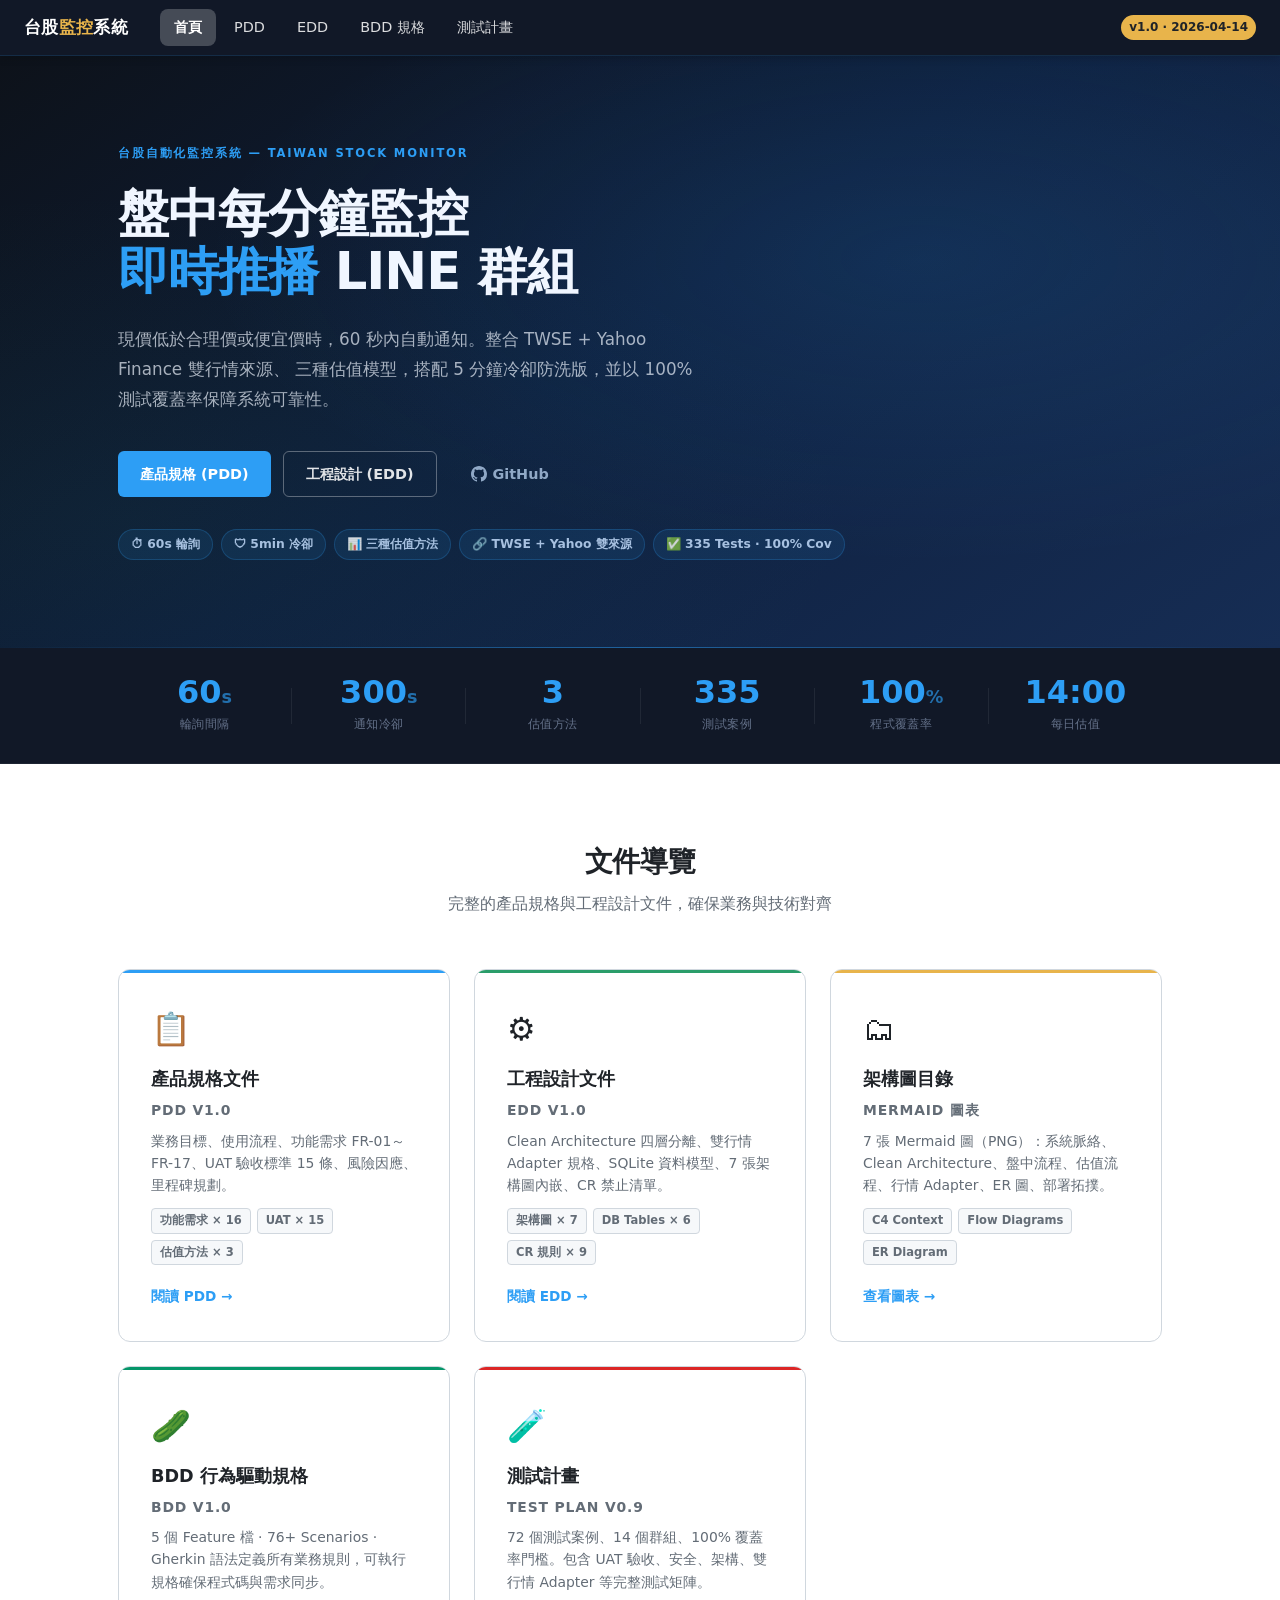
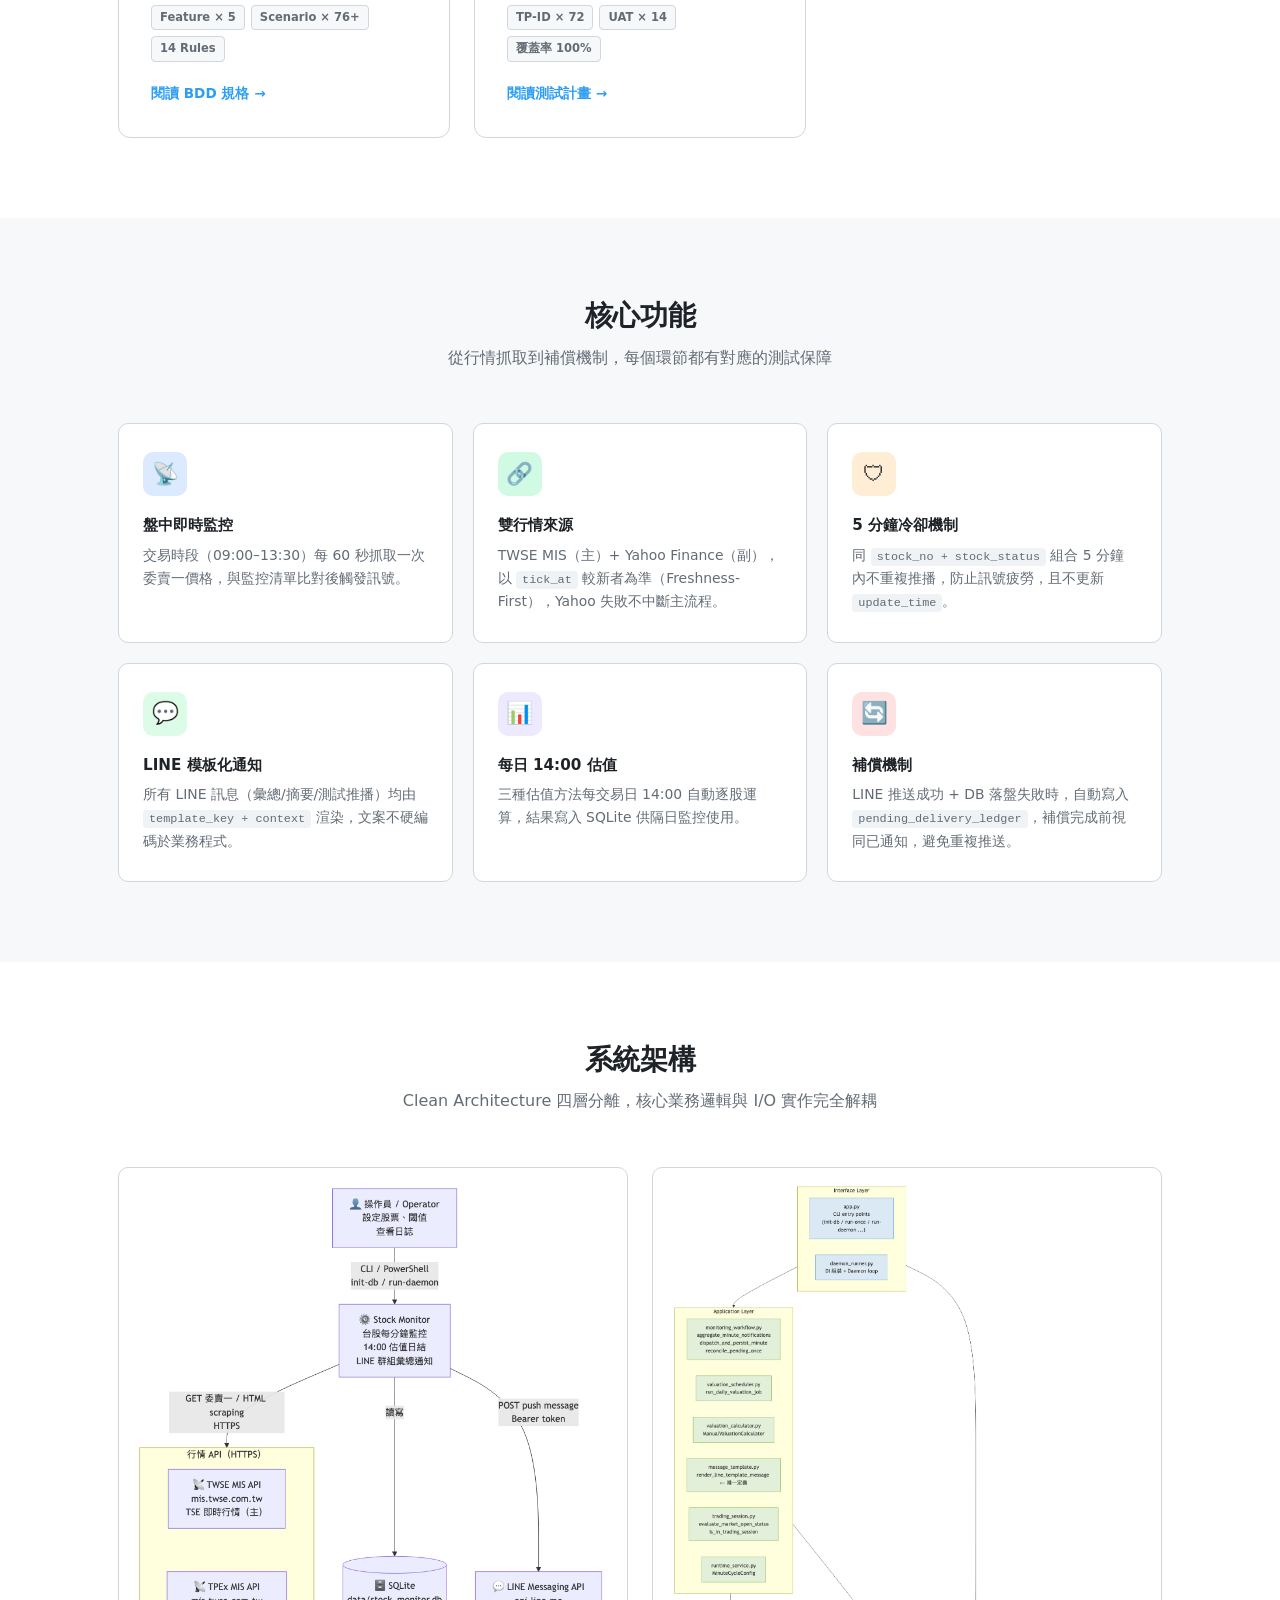
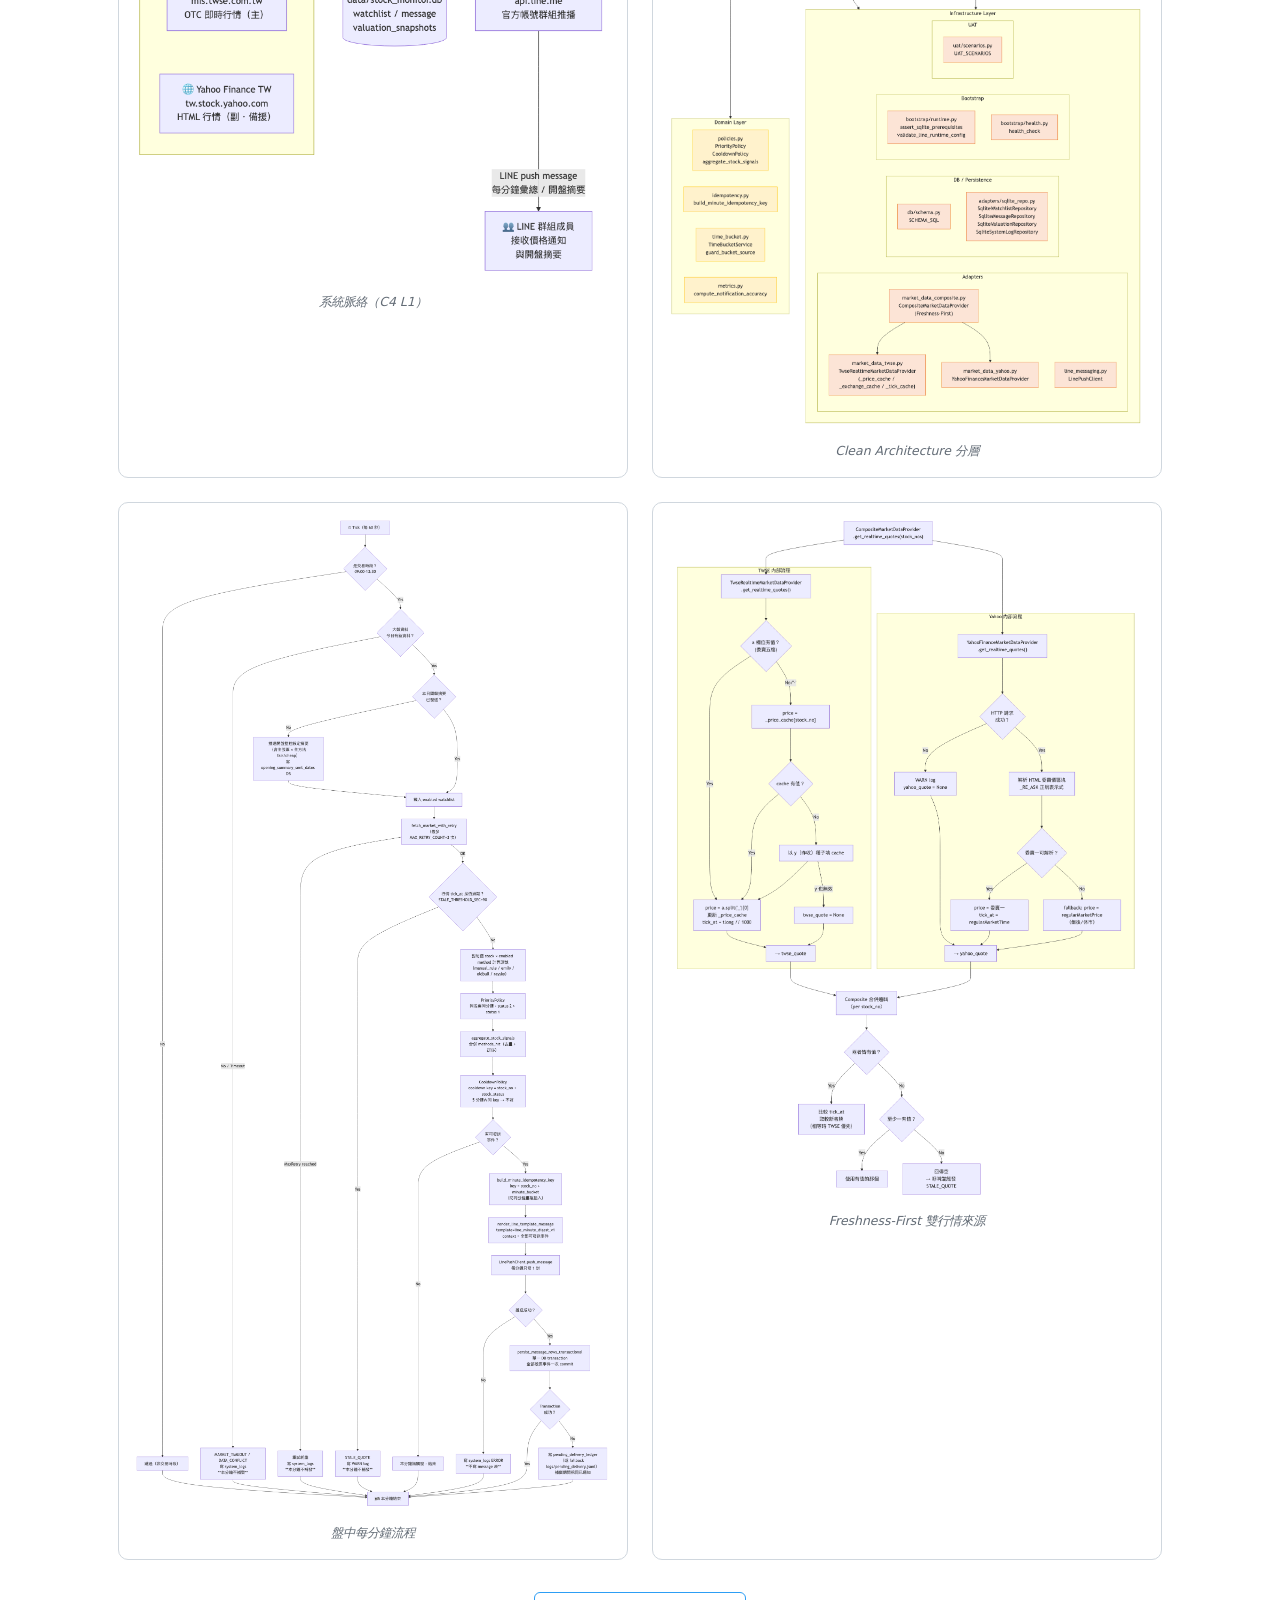
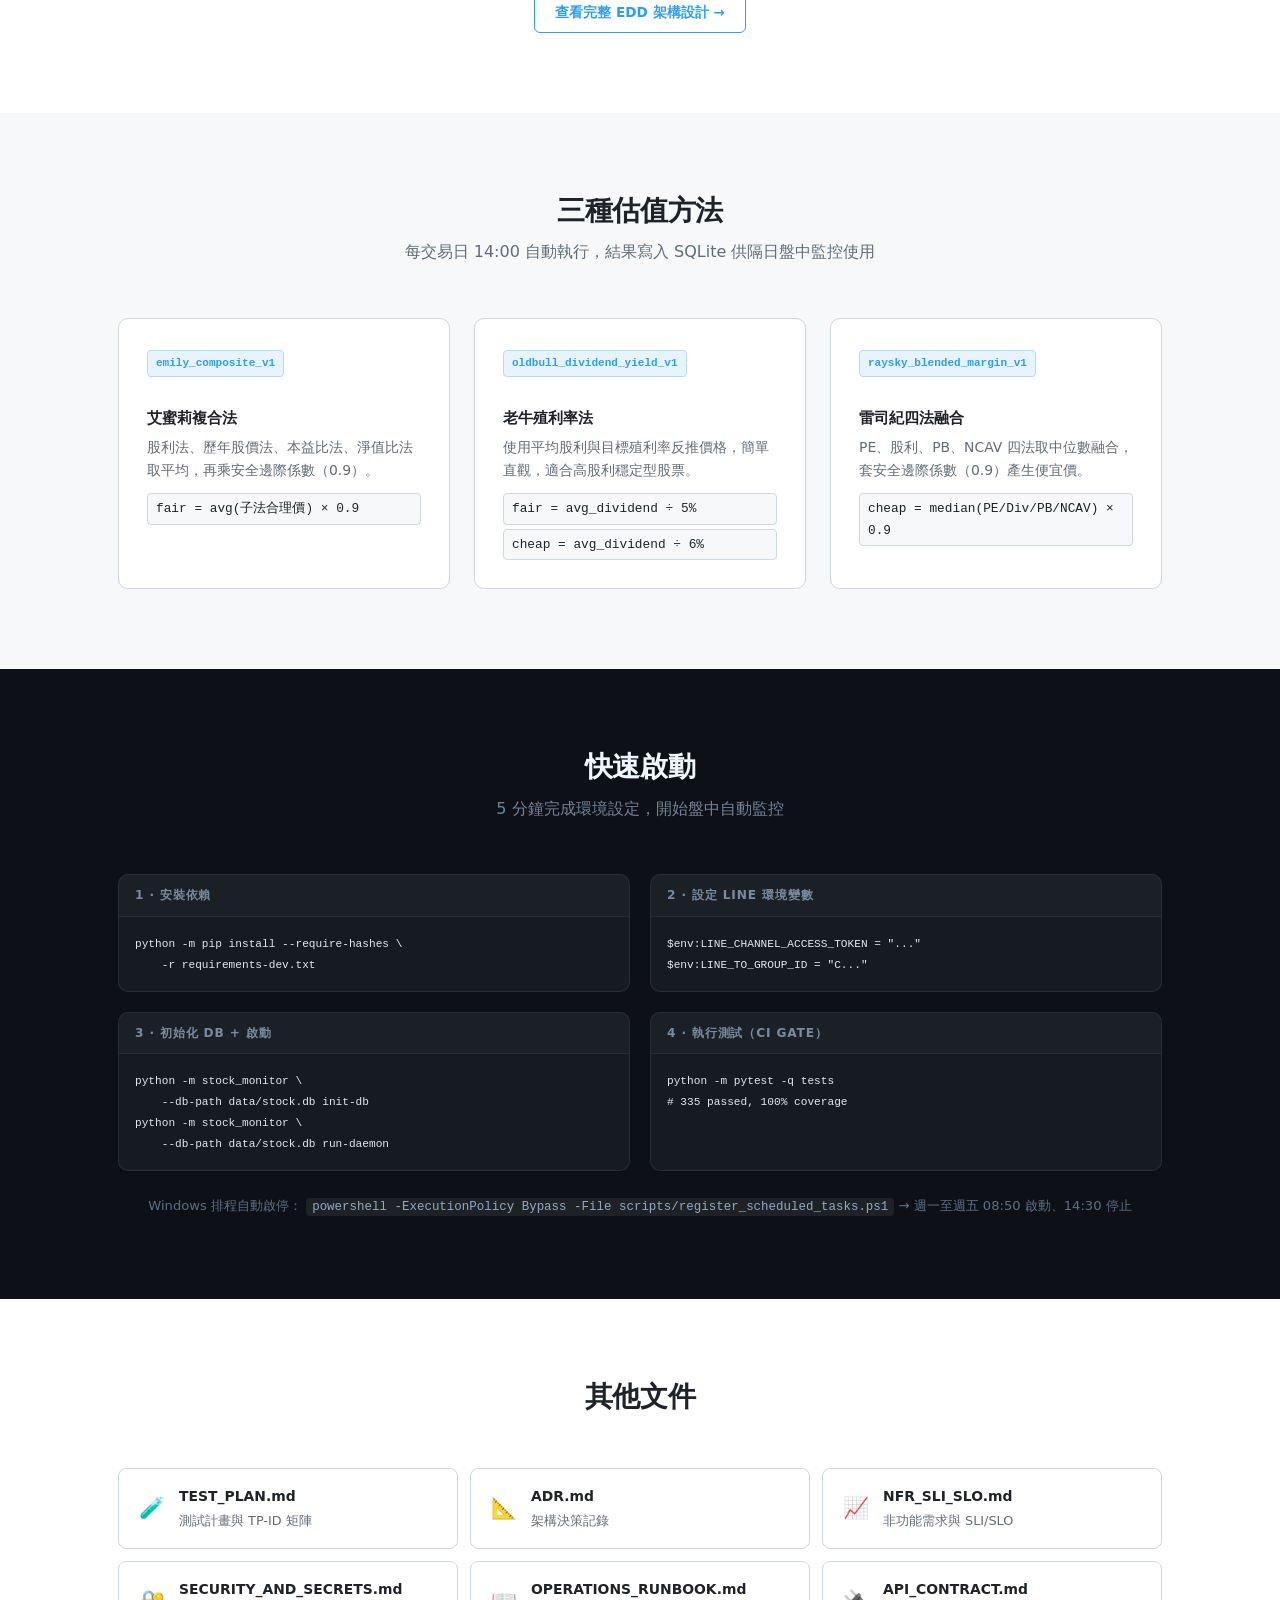
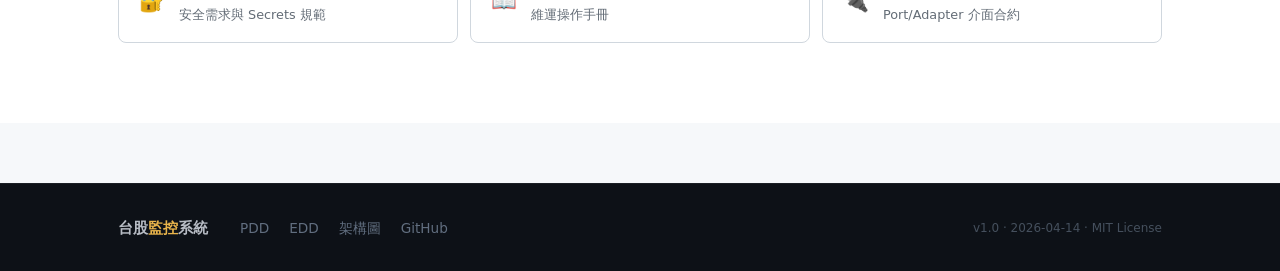
<file: docs/index.html>
<!DOCTYPE html>
<html lang="zh-TW">
<head>
  <meta charset="UTF-8">
  <meta name="viewport" content="width=device-width, initial-scale=1.0">
  <title>台股監控系統 — 自動化盤中監控 × LINE 群組通知</title>
  <link rel="stylesheet" href="site.css">
</head>
<body class="lp-body">

<!-- ── Top Nav ── -->
<header class="top-nav">
  <div class="brand">台股<span>監控</span>系統</div>
  <nav>
    <a href="index.html" class="active">首頁</a>
    <a href="pdd.html">PDD</a>
    <a href="edd.html">EDD</a>
    <a href="bdd.html">BDD 規格</a>
    <a href="testplan.html">測試計畫</a>
  </nav>
  <div class="spacer"></div>
  <span class="badge">v1.0 · 2026-04-14</span>
</header>

<!-- ── Hero ── -->
<section class="lp-hero">
  <div class="lp-hero-bg-glow"></div>
  <div class="lp-container lp-hero-inner">
    <div class="lp-hero-eyebrow">台股自動化監控系統 — Taiwan Stock Monitor</div>
    <h1 class="lp-hero-title">
      盤中每分鐘監控<br>
      <span class="lp-accent">即時推播</span> LINE 群組
    </h1>
    <p class="lp-hero-sub">
      現價低於合理價或便宜價時，60 秒內自動通知。整合 TWSE + Yahoo Finance 雙行情來源、
      三種估值模型，搭配 5 分鐘冷卻防洗版，並以 100% 測試覆蓋率保障系統可靠性。
    </p>
    <div class="lp-hero-actions">
      <a href="pdd.html" class="lp-btn lp-btn-primary">產品規格 (PDD)</a>
      <a href="edd.html" class="lp-btn lp-btn-outline">工程設計 (EDD)</a>
      <a href="https://github.com/ibalasite/stock_monitor" target="_blank" rel="noopener" class="lp-btn lp-btn-ghost">
        <svg width="16" height="16" viewBox="0 0 16 16" fill="currentColor" aria-hidden="true" style="vertical-align:middle;margin-right:6px"><path d="M8 0C3.58 0 0 3.58 0 8c0 3.54 2.29 6.53 5.47 7.59.4.07.55-.17.55-.38 0-.19-.01-.82-.01-1.49-2.01.37-2.53-.49-2.69-.94-.09-.23-.48-.94-.82-1.13-.28-.15-.68-.52-.01-.53.63-.01 1.08.58 1.23.82.72 1.21 1.87.87 2.33.66.07-.52.28-.87.51-1.07-1.78-.2-3.64-.89-3.64-3.95 0-.87.31-1.59.82-2.15-.08-.2-.36-1.02.08-2.12 0 0 .67-.21 2.2.82.64-.18 1.32-.27 2-.27s1.36.09 2 .27c1.53-1.04 2.2-.82 2.2-.82.44 1.1.16 1.92.08 2.12.51.56.82 1.27.82 2.15 0 3.07-1.87 3.75-3.65 3.95.29.25.54.73.54 1.48 0 1.07-.01 1.93-.01 2.2 0 .21.15.46.55.38A8.013 8.013 0 0016 8c0-4.42-3.58-8-8-8z"/></svg>
        GitHub
      </a>
    </div>
    <div class="lp-hero-tags">
      <span class="lp-tag">⏱ 60s 輪詢</span>
      <span class="lp-tag">🛡 5min 冷卻</span>
      <span class="lp-tag">📊 三種估值方法</span>
      <span class="lp-tag">🔗 TWSE + Yahoo 雙來源</span>
      <span class="lp-tag">✅ 335 Tests · 100% Cov</span>
    </div>
  </div>
</section>

<!-- ── Stats Bar ── -->
<div class="lp-stats-bar">
  <div class="lp-container lp-stats-grid">
    <div class="lp-stat">
      <div class="lp-stat-num">60<span class="lp-stat-unit">s</span></div>
      <div class="lp-stat-label">輪詢間隔</div>
    </div>
    <div class="lp-stat-div"></div>
    <div class="lp-stat">
      <div class="lp-stat-num">300<span class="lp-stat-unit">s</span></div>
      <div class="lp-stat-label">通知冷卻</div>
    </div>
    <div class="lp-stat-div"></div>
    <div class="lp-stat">
      <div class="lp-stat-num">3</div>
      <div class="lp-stat-label">估值方法</div>
    </div>
    <div class="lp-stat-div"></div>
    <div class="lp-stat">
      <div class="lp-stat-num">335</div>
      <div class="lp-stat-label">測試案例</div>
    </div>
    <div class="lp-stat-div"></div>
    <div class="lp-stat">
      <div class="lp-stat-num">100<span class="lp-stat-unit">%</span></div>
      <div class="lp-stat-label">程式覆蓋率</div>
    </div>
    <div class="lp-stat-div"></div>
    <div class="lp-stat">
      <div class="lp-stat-num">14:00</div>
      <div class="lp-stat-label">每日估值</div>
    </div>
  </div>
</div>

<!-- ── Doc Cards ── -->
<section class="lp-section">
  <div class="lp-container">
    <div class="lp-section-header">
      <h2 class="lp-section-title">文件導覽</h2>
      <p class="lp-section-sub">完整的產品規格與工程設計文件，確保業務與技術對齊</p>
    </div>
    <div class="lp-doc-grid">
      <a class="lp-doc-card lp-doc-card--pdd" href="pdd.html">
        <div class="lp-doc-card-icon">📋</div>
        <h3>產品規格文件</h3>
        <p class="lp-doc-card-sub">PDD v1.0</p>
        <p>業務目標、使用流程、功能需求 FR-01～FR-17、UAT 驗收標準 15 條、風險因應、里程碑規劃。</p>
        <ul class="lp-doc-card-tags">
          <li>功能需求 × 16</li>
          <li>UAT × 15</li>
          <li>估值方法 × 3</li>
        </ul>
        <div class="lp-doc-card-arrow">閱讀 PDD <span>→</span></div>
      </a>
      <a class="lp-doc-card lp-doc-card--edd" href="edd.html">
        <div class="lp-doc-card-icon">⚙️</div>
        <h3>工程設計文件</h3>
        <p class="lp-doc-card-sub">EDD v1.0</p>
        <p>Clean Architecture 四層分離、雙行情 Adapter 規格、SQLite 資料模型、7 張架構圖內嵌、CR 禁止清單。</p>
        <ul class="lp-doc-card-tags">
          <li>架構圖 × 7</li>
          <li>DB Tables × 6</li>
          <li>CR 規則 × 9</li>
        </ul>
        <div class="lp-doc-card-arrow">閱讀 EDD <span>→</span></div>
      </a>
      <a class="lp-doc-card lp-doc-card--arch" href="architecture/README.md">
        <div class="lp-doc-card-icon">🗂</div>
        <h3>架構圖目錄</h3>
        <p class="lp-doc-card-sub">Mermaid 圖表</p>
        <p>7 張 Mermaid 圖（PNG）：系統脈絡、Clean Architecture、盤中流程、估值流程、行情 Adapter、ER 圖、部署拓撲。</p>
        <ul class="lp-doc-card-tags">
          <li>C4 Context</li>
          <li>Flow Diagrams</li>
          <li>ER Diagram</li>
        </ul>
        <div class="lp-doc-card-arrow">查看圖表 <span>→</span></div>
      </a>
      <a class="lp-doc-card lp-doc-card--bdd" href="bdd.html">
        <div class="lp-doc-card-icon">🥒</div>
        <h3>BDD 行為驅動規格</h3>
        <p class="lp-doc-card-sub">BDD v1.0</p>
        <p>5 個 Feature 檔 · 76+ Scenarios · Gherkin 語法定義所有業務規則，可執行規格確保程式碼與需求同步。</p>
        <ul class="lp-doc-card-tags">
          <li>Feature × 5</li>
          <li>Scenario × 76+</li>
          <li>14 Rules</li>
        </ul>
        <div class="lp-doc-card-arrow">閱讀 BDD 規格 <span>→</span></div>
      </a>
      <a class="lp-doc-card lp-doc-card--testplan" href="testplan.html">
        <div class="lp-doc-card-icon">🧪</div>
        <h3>測試計畫</h3>
        <p class="lp-doc-card-sub">TEST PLAN v0.9</p>
        <p>72 個測試案例、14 個群組、100% 覆蓋率門檻。包含 UAT 驗收、安全、架構、雙行情 Adapter 等完整測試矩陣。</p>
        <ul class="lp-doc-card-tags">
          <li>TP-ID × 72</li>
          <li>UAT × 14</li>
          <li>覆蓋率 100%</li>
        </ul>
        <div class="lp-doc-card-arrow">閱讀測試計畫 <span>→</span></div>
      </a>
    </div>
  </div>
</section>

<!-- ── Features ── -->
<section class="lp-section lp-section--alt">
  <div class="lp-container">
    <div class="lp-section-header">
      <h2 class="lp-section-title">核心功能</h2>
      <p class="lp-section-sub">從行情抓取到補償機制，每個環節都有對應的測試保障</p>
    </div>
    <div class="lp-feature-grid">
      <div class="lp-feature-card">
        <div class="lp-feature-icon lp-fi--blue">📡</div>
        <h4>盤中即時監控</h4>
        <p>交易時段（09:00–13:30）每 60 秒抓取一次委賣一價格，與監控清單比對後觸發訊號。</p>
      </div>
      <div class="lp-feature-card">
        <div class="lp-feature-icon lp-fi--teal">🔗</div>
        <h4>雙行情來源</h4>
        <p>TWSE MIS（主）+ Yahoo Finance（副），以 <code>tick_at</code> 較新者為準（Freshness-First），Yahoo 失敗不中斷主流程。</p>
      </div>
      <div class="lp-feature-card">
        <div class="lp-feature-icon lp-fi--orange">🛡</div>
        <h4>5 分鐘冷卻機制</h4>
        <p>同 <code>stock_no + stock_status</code> 組合 5 分鐘內不重複推播，防止訊號疲勞，且不更新 <code>update_time</code>。</p>
      </div>
      <div class="lp-feature-card">
        <div class="lp-feature-icon lp-fi--green">💬</div>
        <h4>LINE 模板化通知</h4>
        <p>所有 LINE 訊息（彙總/摘要/測試推播）均由 <code>template_key + context</code> 渲染，文案不硬編碼於業務程式。</p>
      </div>
      <div class="lp-feature-card">
        <div class="lp-feature-icon lp-fi--purple">📊</div>
        <h4>每日 14:00 估值</h4>
        <p>三種估值方法每交易日 14:00 自動逐股運算，結果寫入 SQLite 供隔日監控使用。</p>
      </div>
      <div class="lp-feature-card">
        <div class="lp-feature-icon lp-fi--red">🔄</div>
        <h4>補償機制</h4>
        <p>LINE 推送成功 + DB 落盤失敗時，自動寫入 <code>pending_delivery_ledger</code>，補償完成前視同已通知，避免重複推送。</p>
      </div>
    </div>
  </div>
</section>

<!-- ── Architecture ── -->
<section class="lp-section">
  <div class="lp-container">
    <div class="lp-section-header">
      <h2 class="lp-section-title">系統架構</h2>
      <p class="lp-section-sub">Clean Architecture 四層分離，核心業務邏輯與 I/O 實作完全解耦</p>
    </div>
    <div class="lp-arch-grid">
      <div class="lp-arch-img-wrap">
        <img src="architecture/images/01-system-context.png" alt="系統脈絡圖 (C4 L1)">
        <p class="lp-arch-caption">系統脈絡（C4 L1）</p>
      </div>
      <div class="lp-arch-img-wrap">
        <img src="architecture/images/02-clean-architecture.png" alt="Clean Architecture 分層">
        <p class="lp-arch-caption">Clean Architecture 分層</p>
      </div>
      <div class="lp-arch-img-wrap">
        <img src="architecture/images/03-intraday-flow.png" alt="盤中每分鐘流程">
        <p class="lp-arch-caption">盤中每分鐘流程</p>
      </div>
      <div class="lp-arch-img-wrap">
        <img src="architecture/images/05-market-data-adapter.png" alt="雙行情 Adapter">
        <p class="lp-arch-caption">Freshness-First 雙行情來源</p>
      </div>
    </div>
    <div class="lp-arch-more">
      <a href="edd.html" class="lp-btn lp-btn-outline-sm">查看完整 EDD 架構設計 →</a>
    </div>
  </div>
</section>

<!-- ── Valuation Methods ── -->
<section class="lp-section lp-section--alt">
  <div class="lp-container">
    <div class="lp-section-header">
      <h2 class="lp-section-title">三種估值方法</h2>
      <p class="lp-section-sub">每交易日 14:00 自動執行，結果寫入 SQLite 供隔日盤中監控使用</p>
    </div>
    <div class="lp-method-grid">
      <div class="lp-method-card">
        <div class="lp-method-badge">emily_composite_v1</div>
        <h4>艾蜜莉複合法</h4>
        <p>股利法、歷年股價法、本益比法、淨值比法取平均，再乘安全邊際係數（0.9）。</p>
        <div class="lp-method-formula">
          <code>fair = avg(子法合理價) × 0.9</code>
        </div>
      </div>
      <div class="lp-method-card">
        <div class="lp-method-badge">oldbull_dividend_yield_v1</div>
        <h4>老牛殖利率法</h4>
        <p>使用平均股利與目標殖利率反推價格，簡單直觀，適合高股利穩定型股票。</p>
        <div class="lp-method-formula">
          <code>fair  = avg_dividend ÷ 5%</code>
          <code>cheap = avg_dividend ÷ 6%</code>
        </div>
      </div>
      <div class="lp-method-card">
        <div class="lp-method-badge">raysky_blended_margin_v1</div>
        <h4>雷司紀四法融合</h4>
        <p>PE、股利、PB、NCAV 四法取中位數融合，套安全邊際係數（0.9）產生便宜價。</p>
        <div class="lp-method-formula">
          <code>cheap = median(PE/Div/PB/NCAV) × 0.9</code>
        </div>
      </div>
    </div>
  </div>
</section>

<!-- ── Quick Start ── -->
<section class="lp-section lp-section--dark">
  <div class="lp-container">
    <div class="lp-section-header lp-section-header--light">
      <h2 class="lp-section-title">快速啟動</h2>
      <p class="lp-section-sub">5 分鐘完成環境設定，開始盤中自動監控</p>
    </div>
    <div class="lp-code-grid">
      <div class="lp-code-block">
        <div class="lp-code-title">1 · 安裝依賴</div>
        <pre><code>python -m pip install --require-hashes \
    -r requirements-dev.txt</code></pre>
      </div>
      <div class="lp-code-block">
        <div class="lp-code-title">2 · 設定 LINE 環境變數</div>
        <pre><code>$env:LINE_CHANNEL_ACCESS_TOKEN = "..."
$env:LINE_TO_GROUP_ID = "C..."</code></pre>
      </div>
      <div class="lp-code-block">
        <div class="lp-code-title">3 · 初始化 DB + 啟動</div>
        <pre><code>python -m stock_monitor \
    --db-path data/stock.db init-db
python -m stock_monitor \
    --db-path data/stock.db run-daemon</code></pre>
      </div>
      <div class="lp-code-block">
        <div class="lp-code-title">4 · 執行測試（CI gate）</div>
        <pre><code>python -m pytest -q tests
# 335 passed, 100% coverage</code></pre>
      </div>
    </div>
    <div class="lp-code-note">
      Windows 排程自動啟停：
      <code>powershell -ExecutionPolicy Bypass -File scripts/register_scheduled_tasks.ps1</code>
      → 週一至週五 08:50 啟動、14:30 停止
    </div>
  </div>
</section>

<!-- ── Other Docs ── -->
<section class="lp-section">
  <div class="lp-container">
    <div class="lp-section-header">
      <h2 class="lp-section-title">其他文件</h2>
    </div>
    <div class="lp-other-grid">
      <a class="lp-other-item" href="https://github.com/ibalasite/stock_monitor/blob/main/TEST_PLAN.md" target="_blank" rel="noopener">
        <span class="lp-other-icon">🧪</span>
        <div class="lp-other-text">
          <strong>TEST_PLAN.md</strong>
          <span>測試計畫與 TP-ID 矩陣</span>
        </div>
      </a>
      <a class="lp-other-item" href="https://github.com/ibalasite/stock_monitor/blob/main/ADR.md" target="_blank" rel="noopener">
        <span class="lp-other-icon">📐</span>
        <div class="lp-other-text">
          <strong>ADR.md</strong>
          <span>架構決策記錄</span>
        </div>
      </a>
      <a class="lp-other-item" href="https://github.com/ibalasite/stock_monitor/blob/main/NFR_SLI_SLO.md" target="_blank" rel="noopener">
        <span class="lp-other-icon">📈</span>
        <div class="lp-other-text">
          <strong>NFR_SLI_SLO.md</strong>
          <span>非功能需求與 SLI/SLO</span>
        </div>
      </a>
      <a class="lp-other-item" href="https://github.com/ibalasite/stock_monitor/blob/main/SECURITY_AND_SECRETS.md" target="_blank" rel="noopener">
        <span class="lp-other-icon">🔐</span>
        <div class="lp-other-text">
          <strong>SECURITY_AND_SECRETS.md</strong>
          <span>安全需求與 Secrets 規範</span>
        </div>
      </a>
      <a class="lp-other-item" href="https://github.com/ibalasite/stock_monitor/blob/main/OPERATIONS_RUNBOOK.md" target="_blank" rel="noopener">
        <span class="lp-other-icon">📖</span>
        <div class="lp-other-text">
          <strong>OPERATIONS_RUNBOOK.md</strong>
          <span>維運操作手冊</span>
        </div>
      </a>
      <a class="lp-other-item" href="https://github.com/ibalasite/stock_monitor/blob/main/API_CONTRACT.md" target="_blank" rel="noopener">
        <span class="lp-other-icon">🔌</span>
        <div class="lp-other-text">
          <strong>API_CONTRACT.md</strong>
          <span>Port/Adapter 介面合約</span>
        </div>
      </a>
    </div>
  </div>
</section>

<!-- ── Footer ── -->
<footer class="lp-footer">
  <div class="lp-container lp-footer-inner">
    <div class="lp-footer-brand">台股<span>監控</span>系統</div>
    <div class="lp-footer-links">
      <a href="pdd.html">PDD</a>
      <a href="edd.html">EDD</a>
      <a href="architecture/README.md">架構圖</a>
      <a href="https://github.com/ibalasite/stock_monitor" target="_blank" rel="noopener">GitHub</a>
    </div>
    <div class="lp-footer-copy">v1.0 · 2026-04-14 · MIT License</div>
  </div>
</footer>


</body>
</html>
</file>
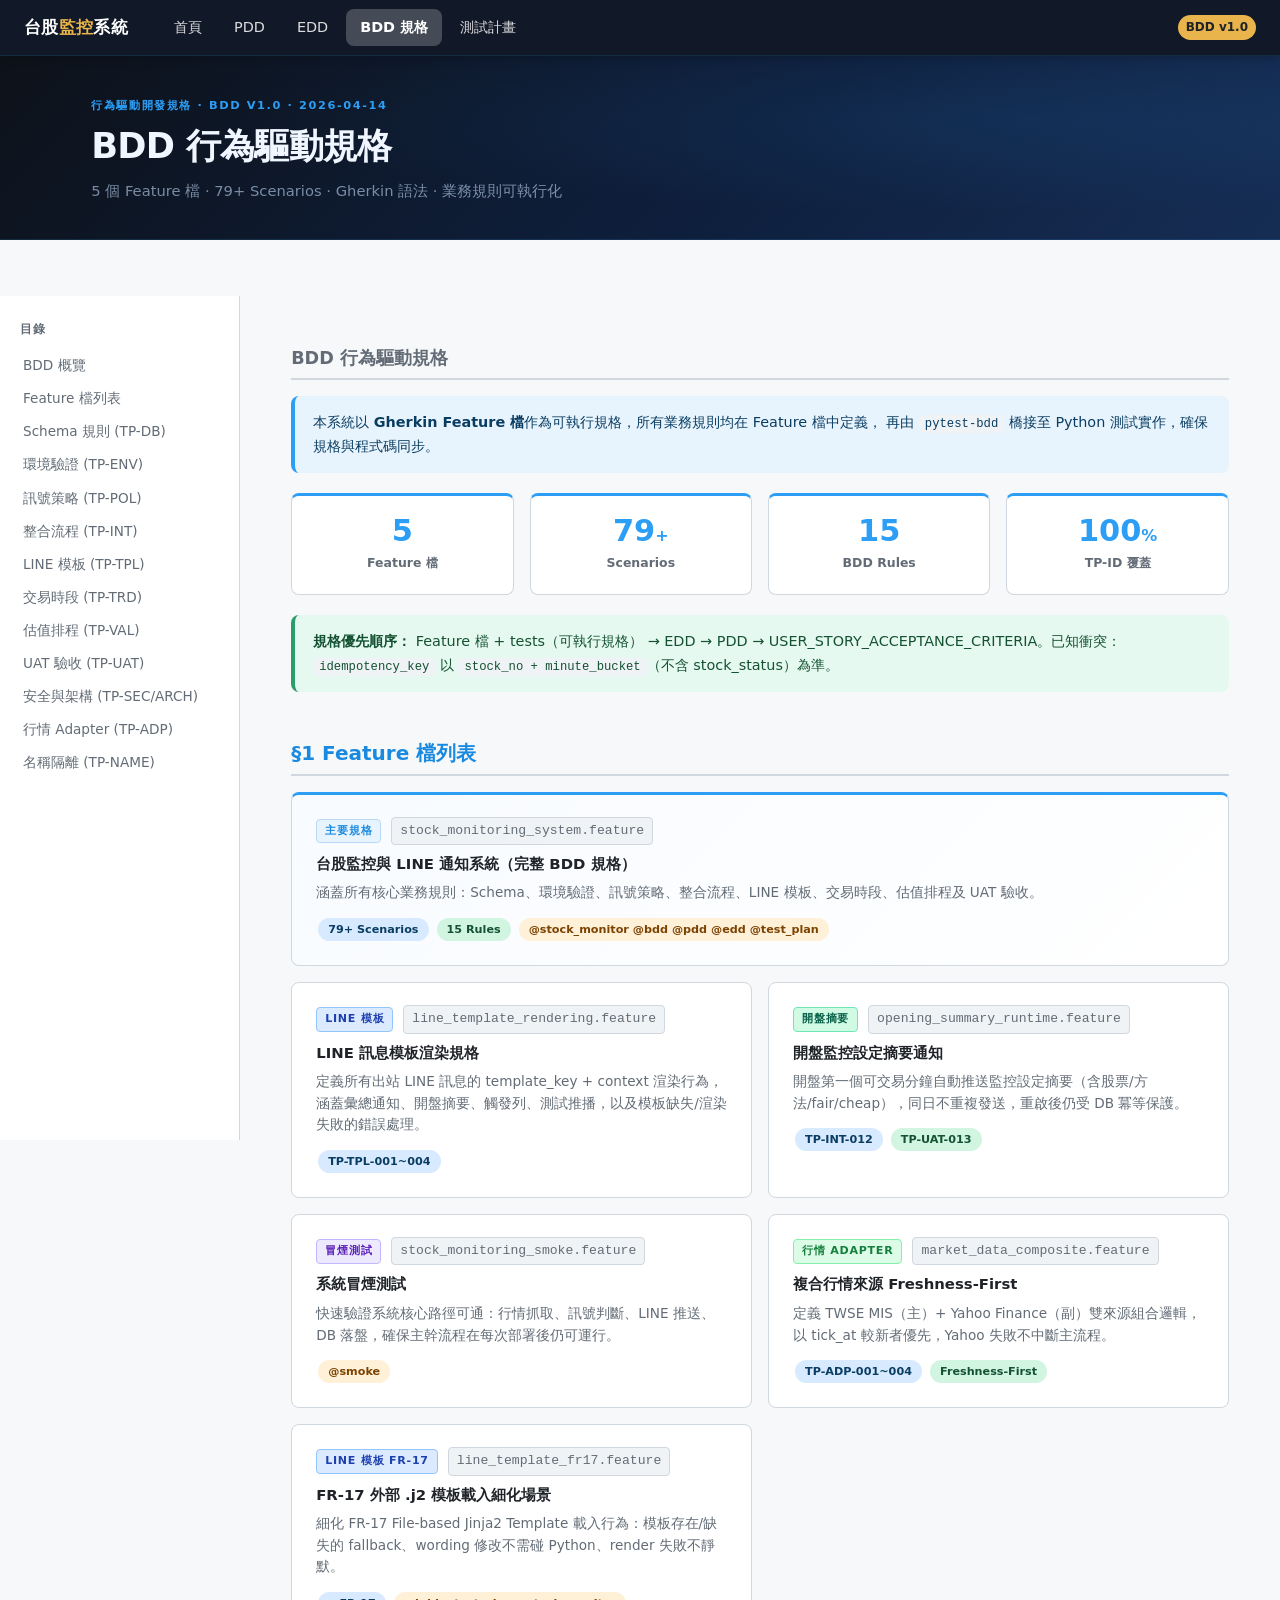
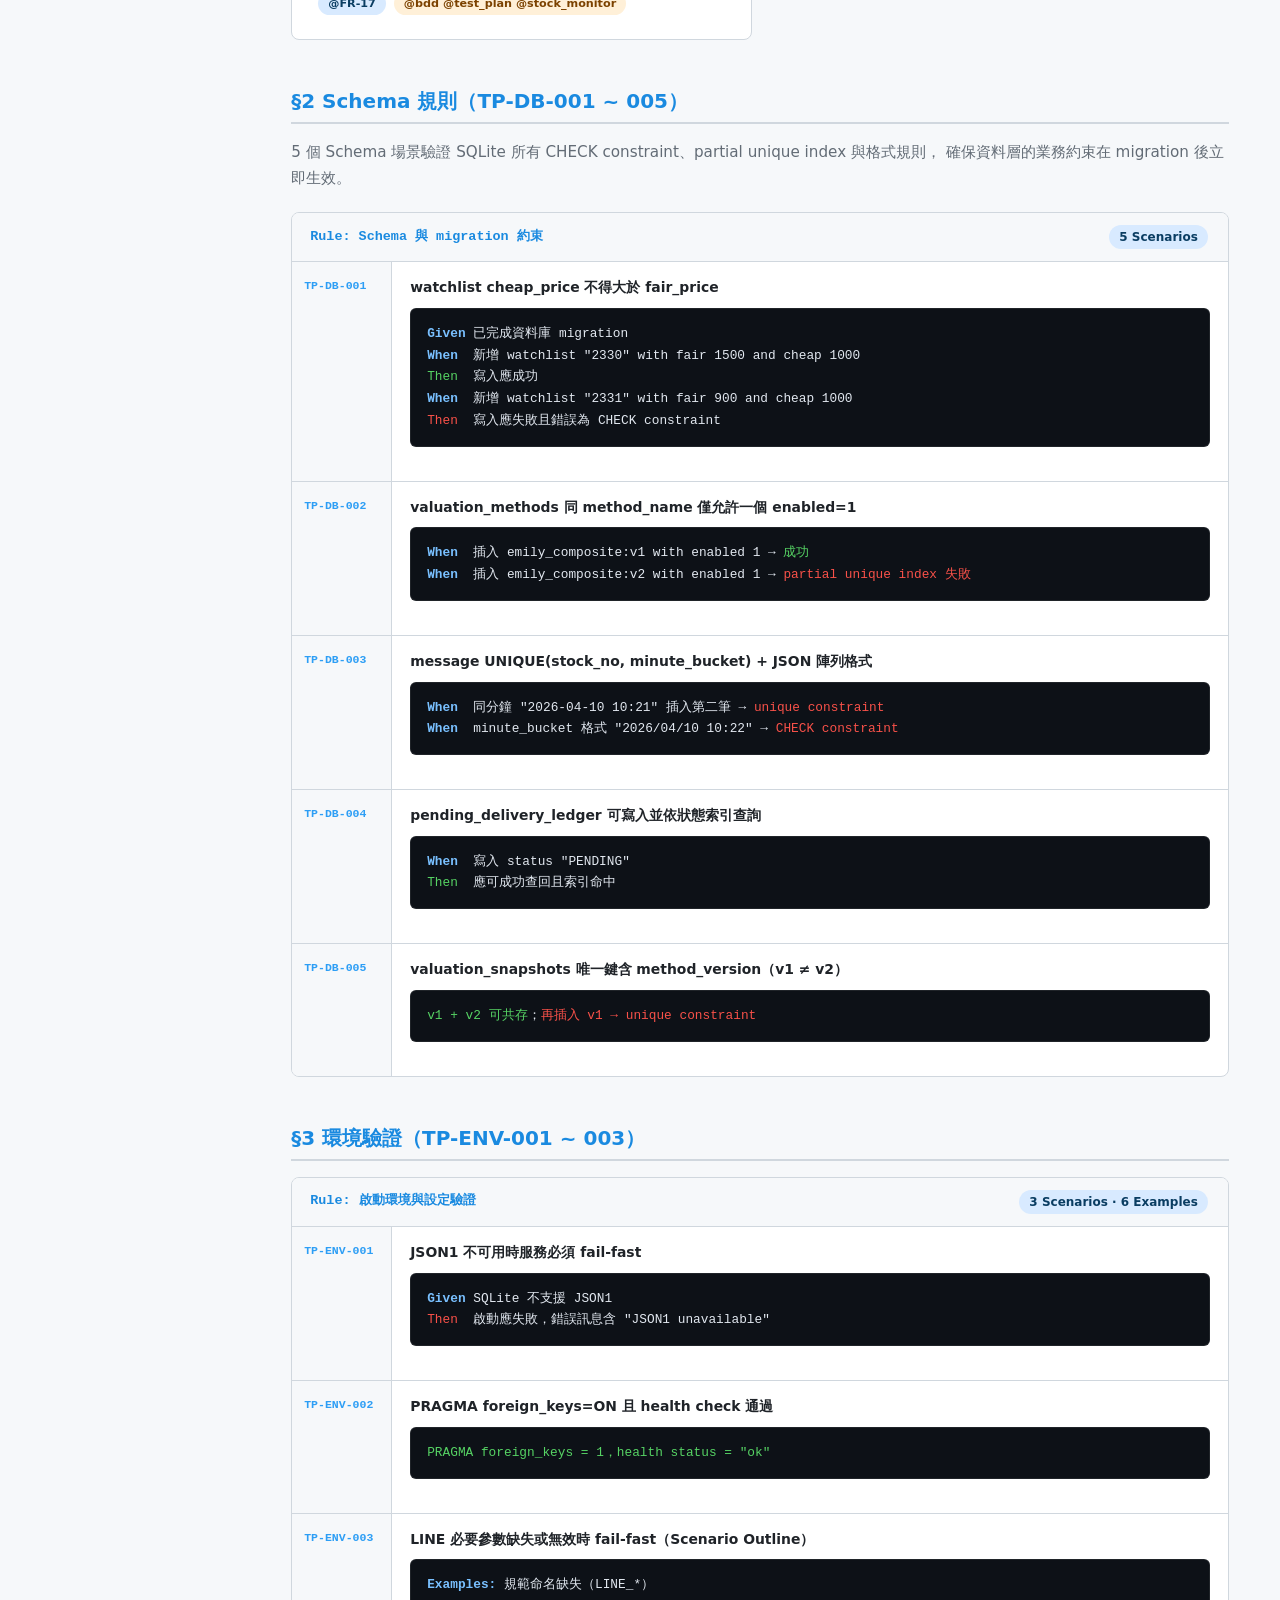
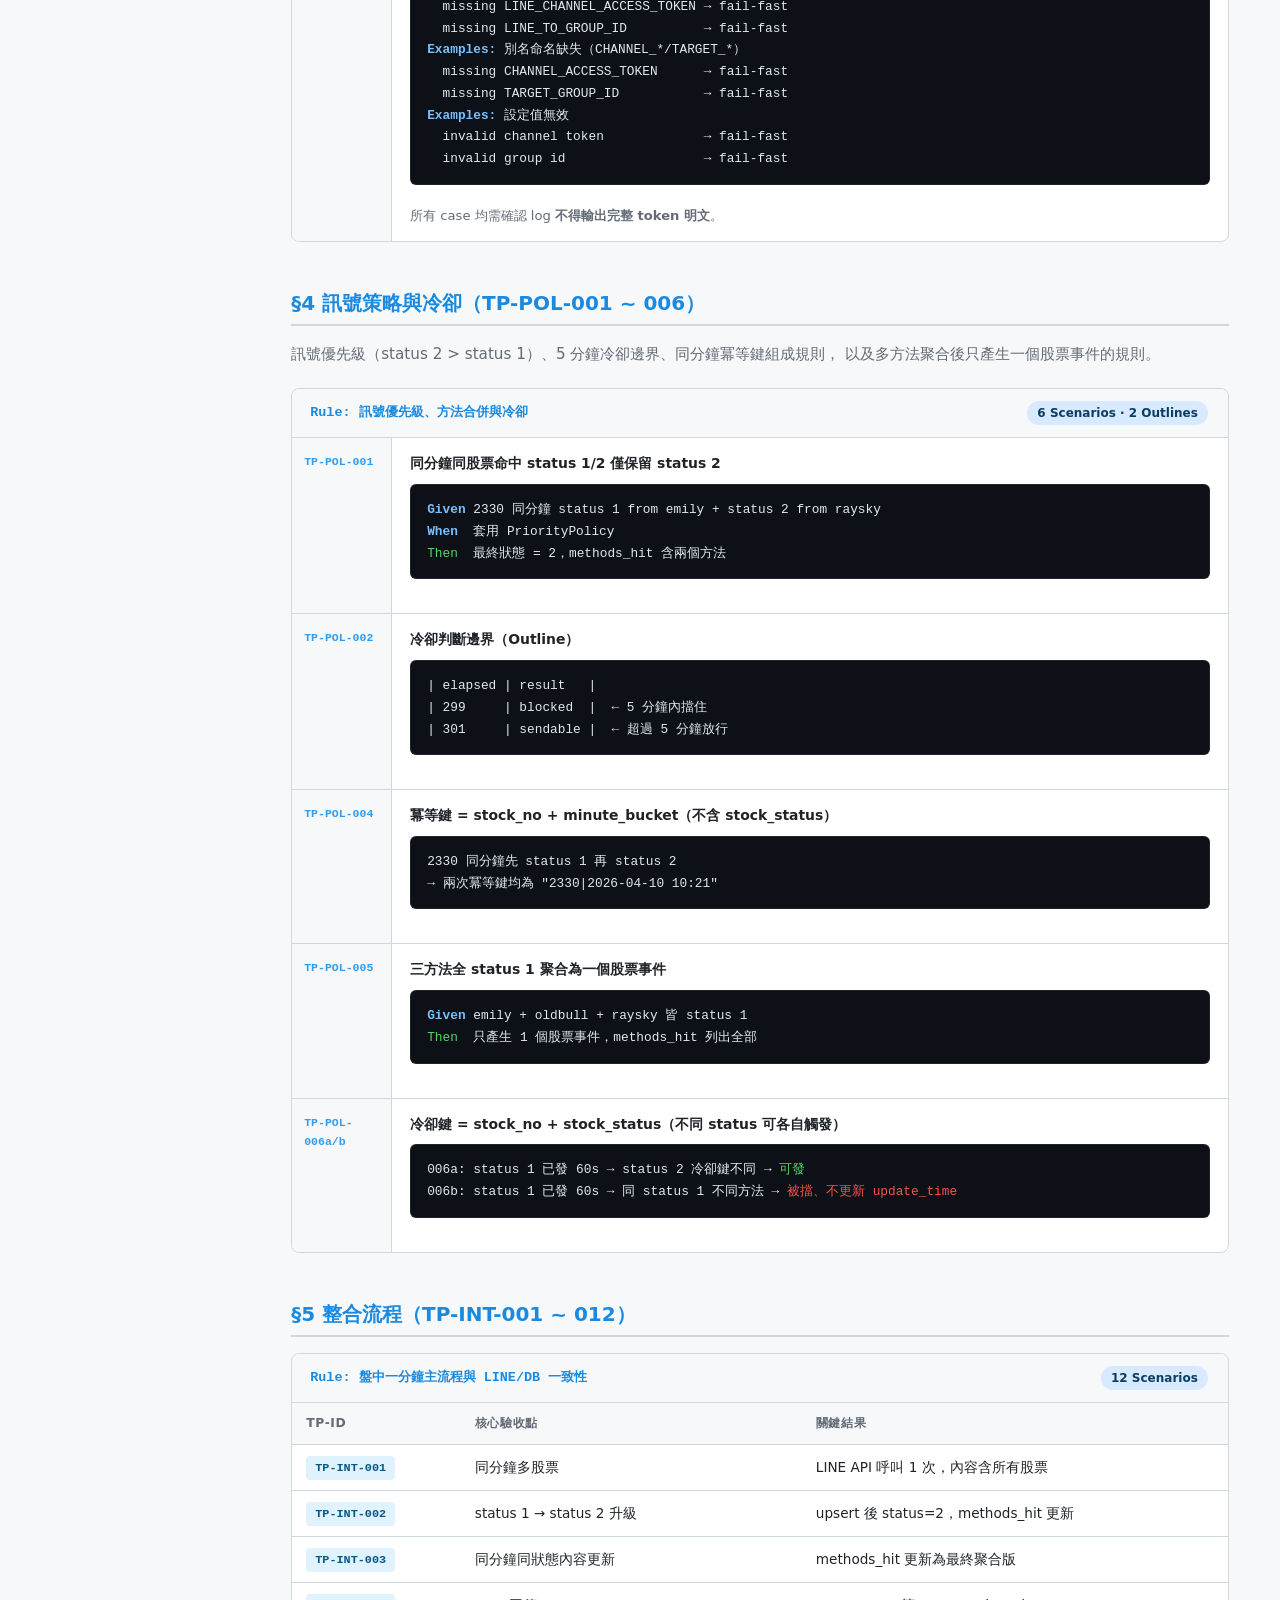
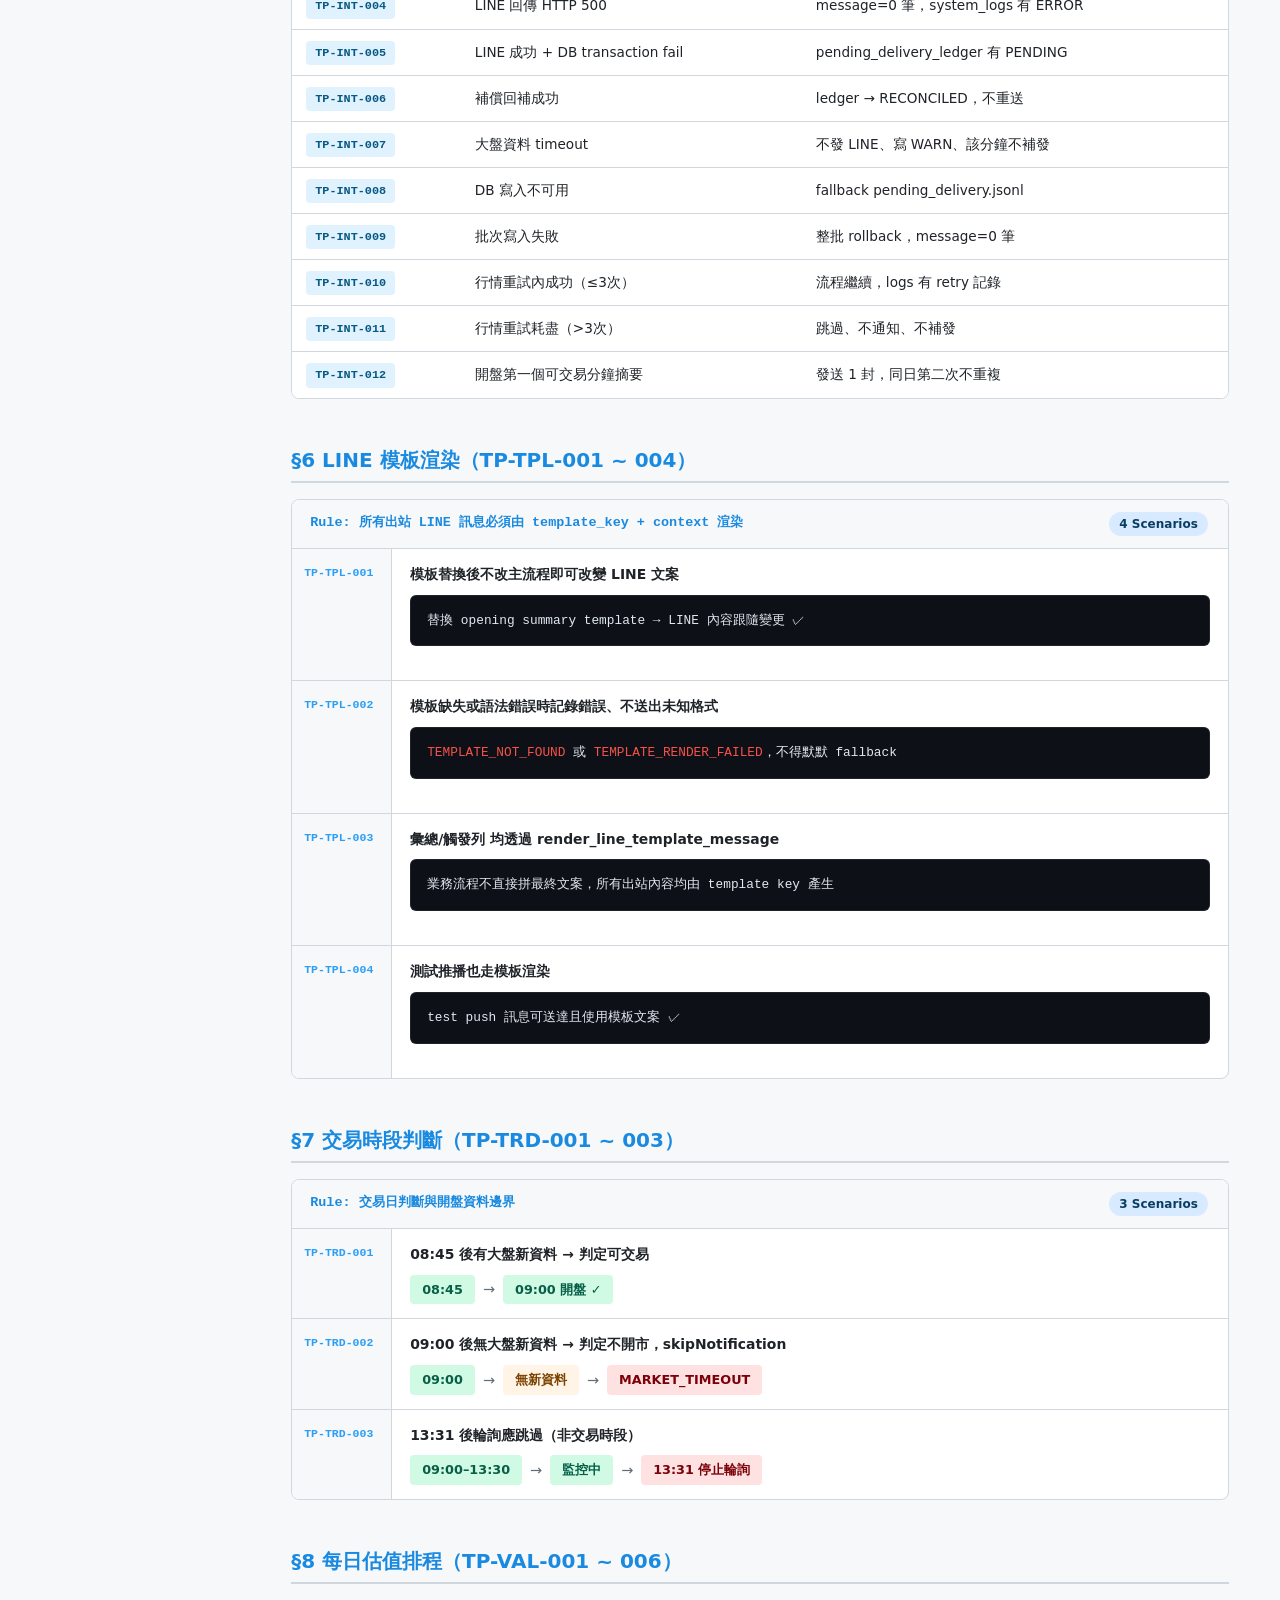
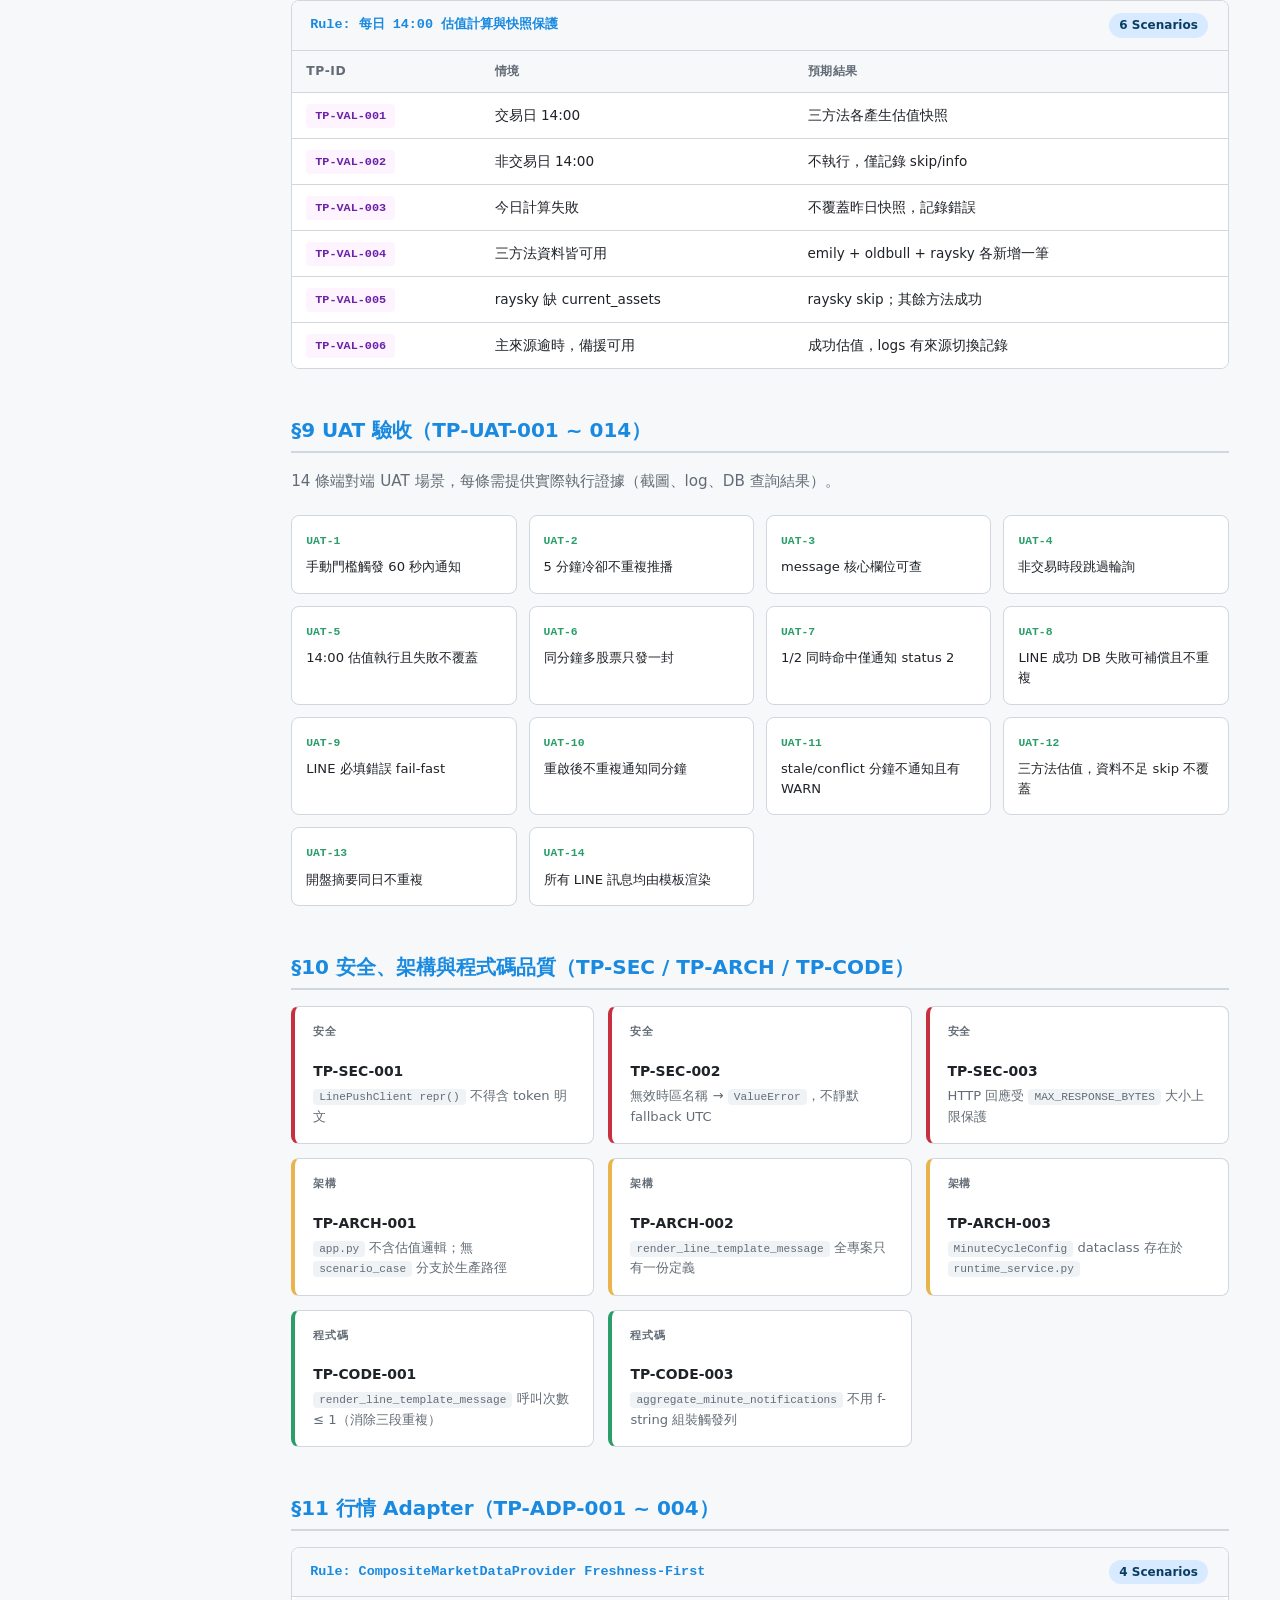
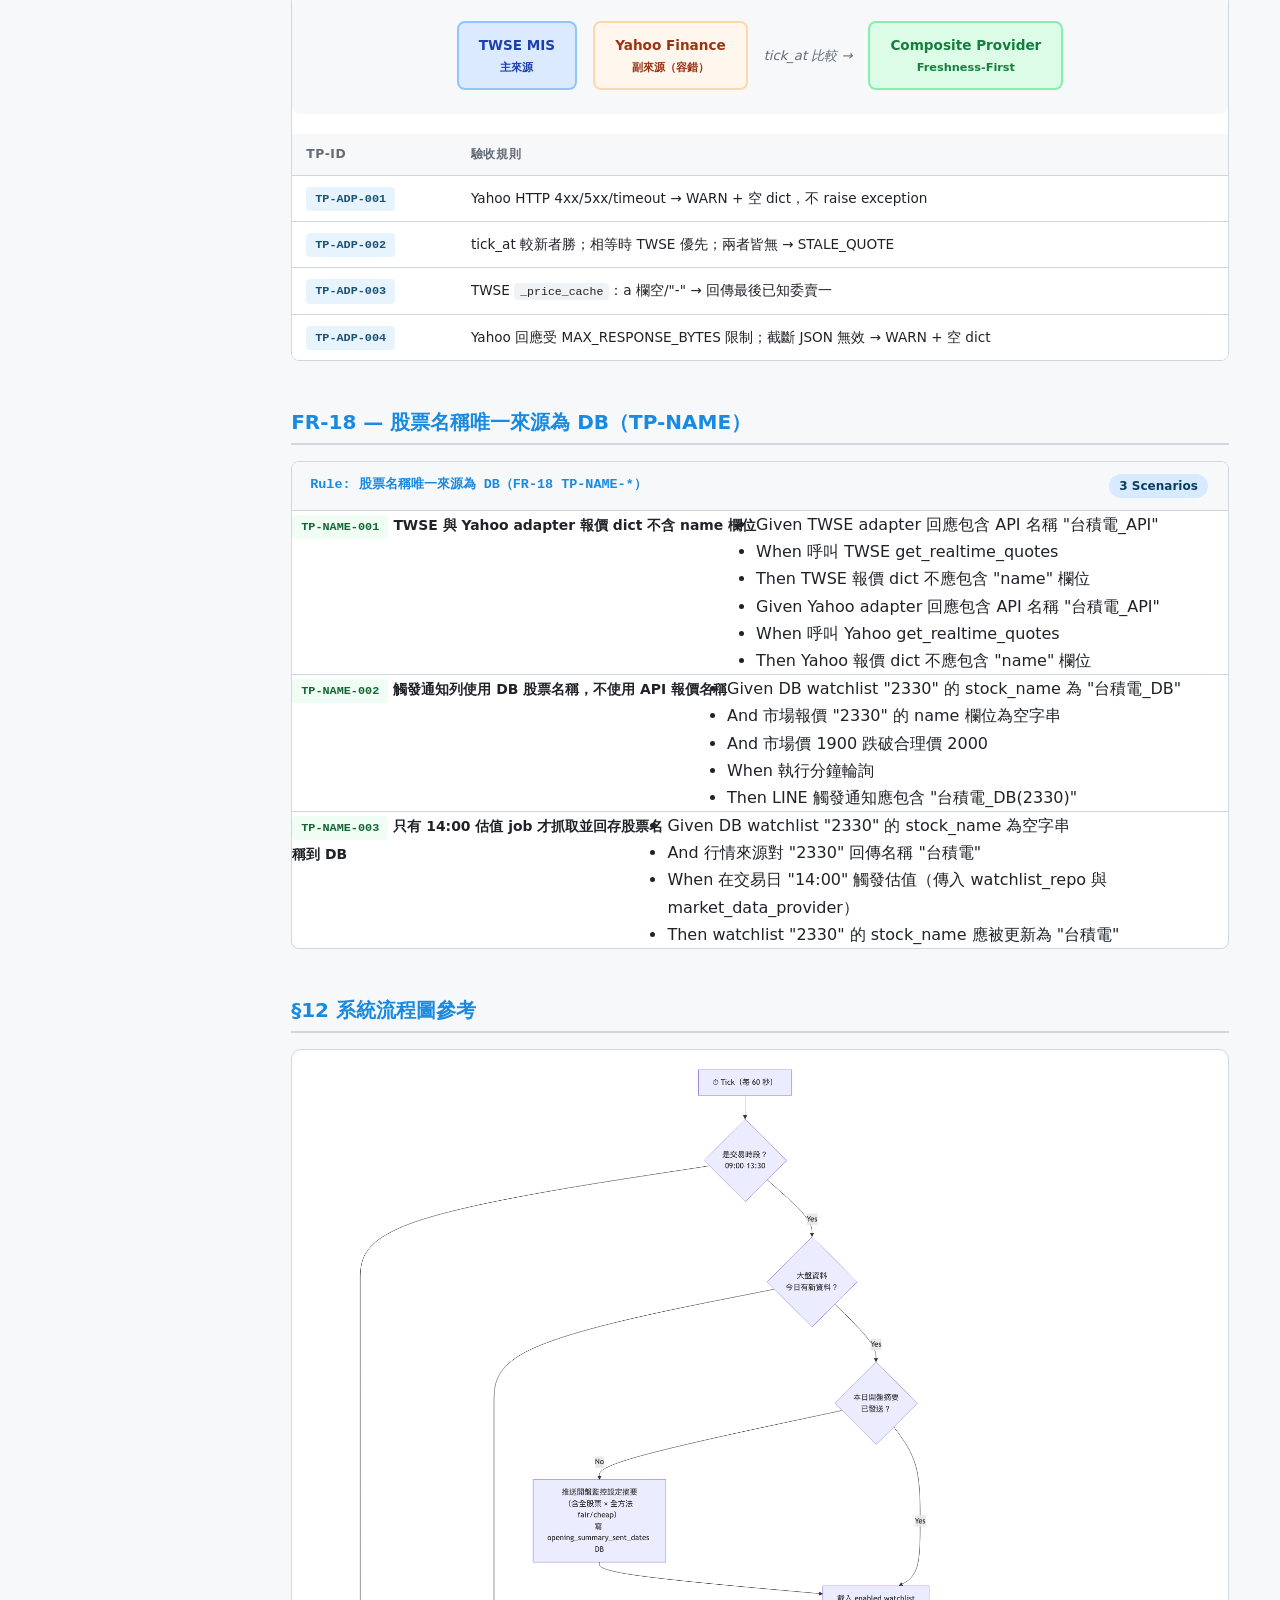
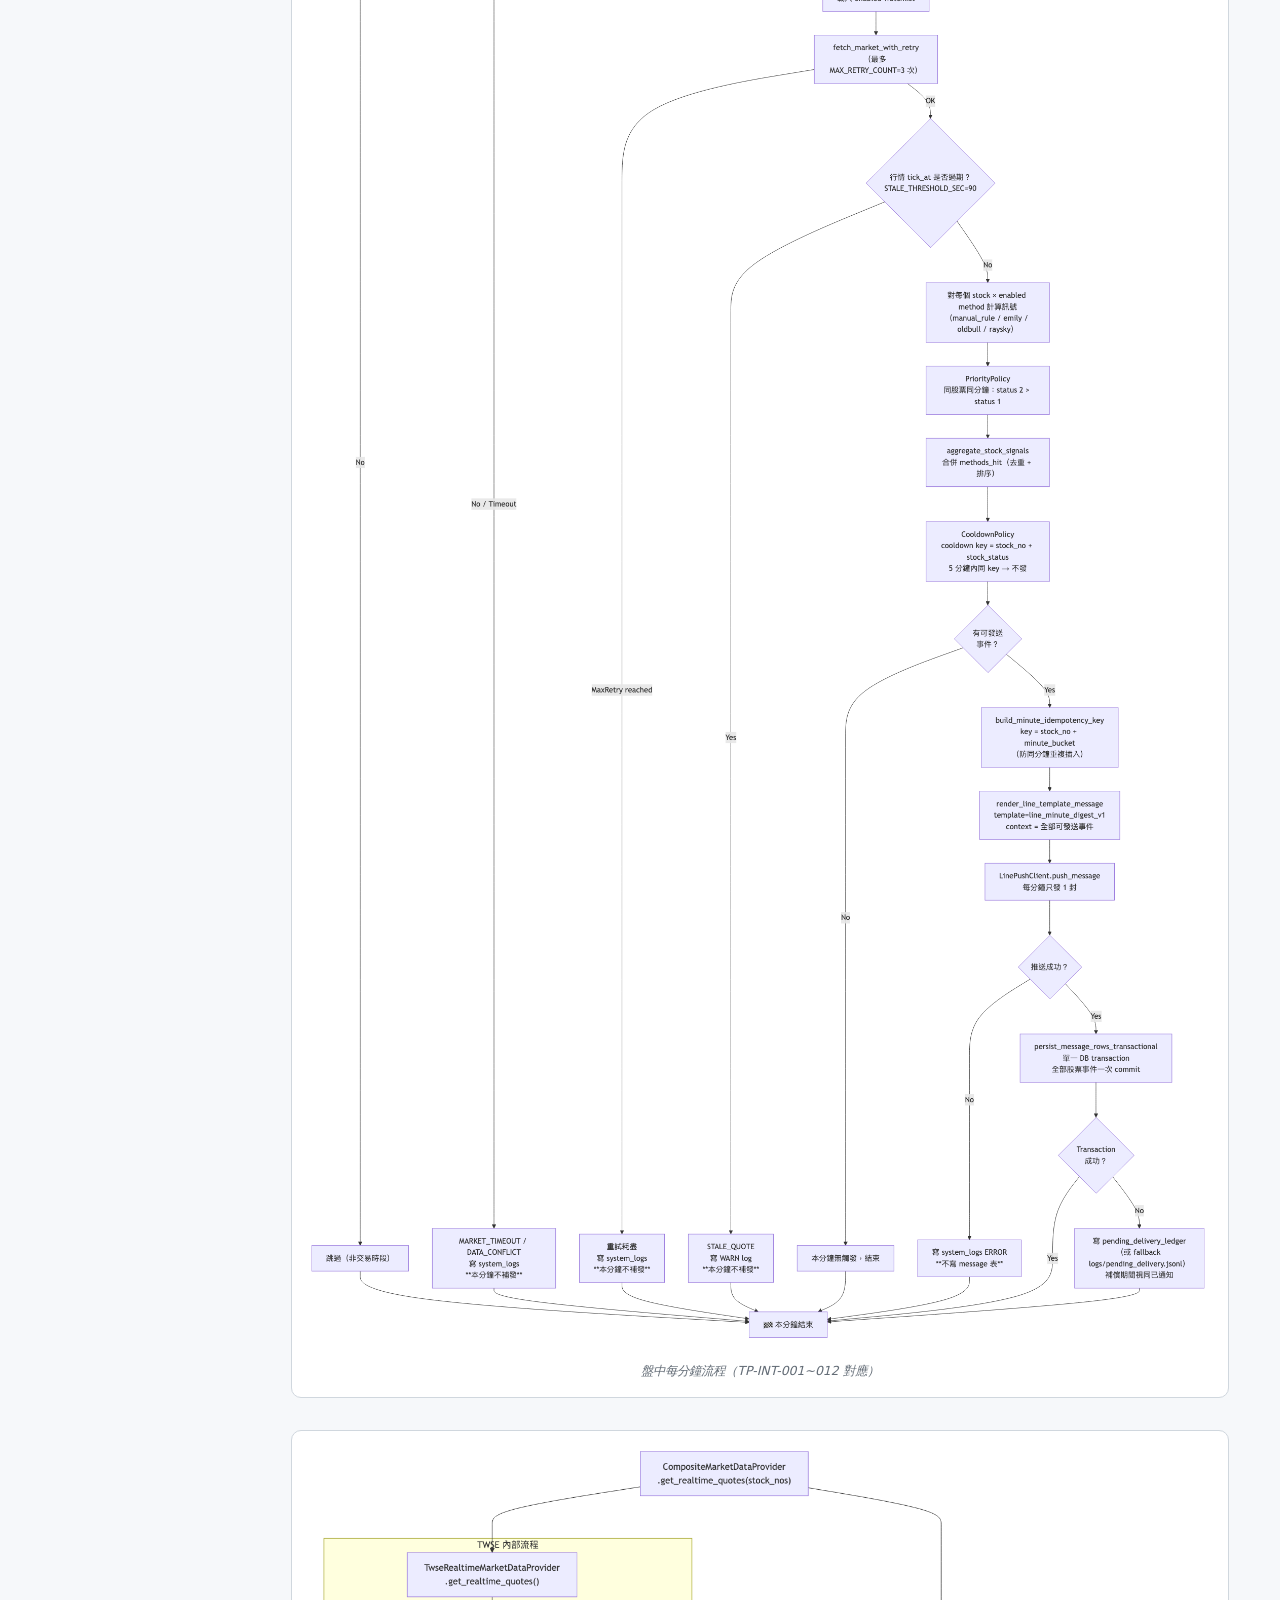
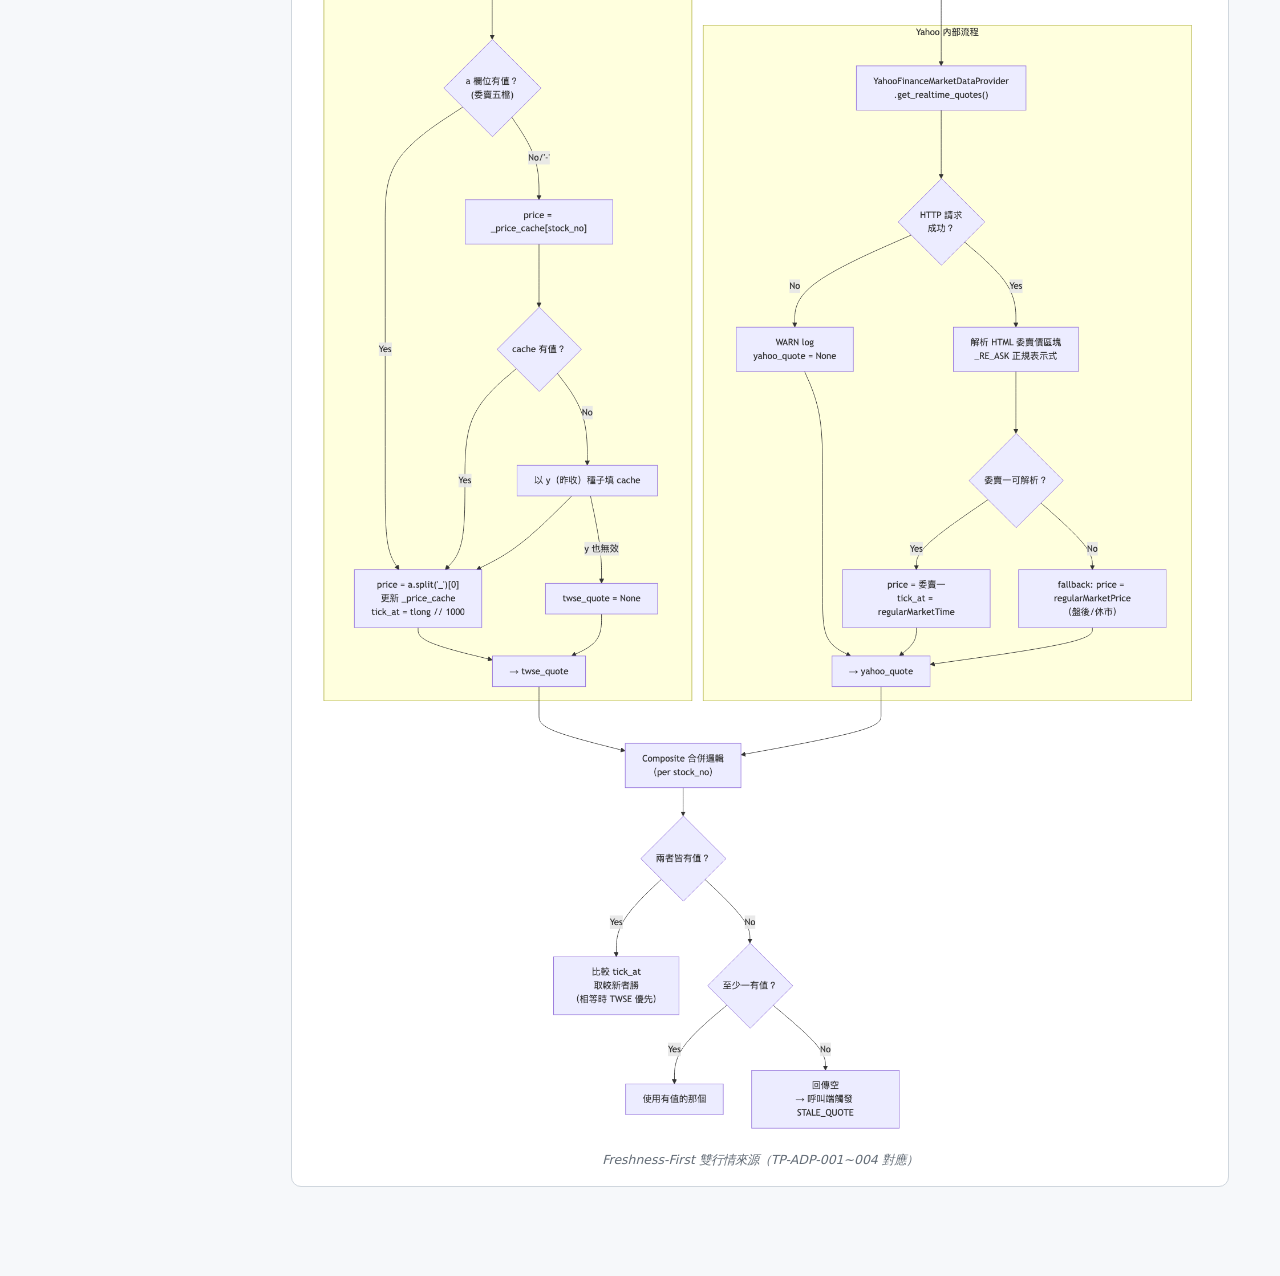
<file: docs/bdd.html>
<!DOCTYPE html>
<html lang="zh-TW">
<head>
  <meta charset="UTF-8">
  <meta name="viewport" content="width=device-width, initial-scale=1.0">
  <title>BDD 規格 — 台股監控系統行為驅動規格</title>
  <link rel="stylesheet" href="site.css">
</head>
<body>

<!-- Top Nav -->
<header class="top-nav">
  <div class="brand">台股<span>監控</span>系統</div>
  <nav>
    <a href="index.html">首頁</a>
    <a href="pdd.html">PDD</a>
    <a href="edd.html">EDD</a>
    <a href="bdd.html" class="active">BDD 規格</a>
    <a href="testplan.html">測試計畫</a>
  </nav>
  <div class="spacer"></div>
  <span class="badge">BDD v1.0</span>
</header>

<!-- Page Banner -->
<div class="doc-page-banner">
  <div class="doc-pb-container">
    <div class="doc-pb-eyebrow">行為驅動開發規格 · BDD v1.0 · 2026-04-14</div>
    <p class="doc-pb-title">BDD 行為驅動規格</p>
    <p class="doc-pb-sub">5 個 Feature 檔 · 79+ Scenarios · Gherkin 語法 · 業務規則可執行化</p>
  </div>
</div>

<!-- Page -->
<div class="page-wrapper">

  <!-- Sidebar TOC -->
  <aside class="sidebar">
    <div class="sidebar-title">目錄</div>
    <ul>
      <li><a href="#overview">BDD 概覽</a></li>
      <li><a href="#features">Feature 檔列表</a></li>
      <li><a href="#schema">Schema 規則 (TP-DB)</a></li>
      <li><a href="#env">環境驗證 (TP-ENV)</a></li>
      <li><a href="#policy">訊號策略 (TP-POL)</a></li>
      <li><a href="#integration">整合流程 (TP-INT)</a></li>
      <li><a href="#template">LINE 模板 (TP-TPL)</a></li>
      <li><a href="#trading">交易時段 (TP-TRD)</a></li>
      <li><a href="#valuation">估值排程 (TP-VAL)</a></li>
      <li><a href="#uat">UAT 驗收 (TP-UAT)</a></li>
      <li><a href="#security">安全與架構 (TP-SEC/ARCH)</a></li>
      <li><a href="#adapters">行情 Adapter (TP-ADP)</a></li>
      <li><a href="#name">名稱隔離 (TP-NAME)</a></li>
    </ul>
  </aside>

  <!-- Main -->
  <main class="main-content">
    <div class="content-inner">

      <h1 id="overview" class="doc-content-h1">BDD 行為驅動規格</h1>

      <!-- ── Overview ── -->
      <div class="banner info">
        本系統以 <strong>Gherkin Feature 檔</strong>作為可執行規格，所有業務規則均在 Feature 檔中定義，
        再由 <code>pytest-bdd</code> 橋接至 Python 測試實作，確保規格與程式碼同步。
      </div>

      <!-- BDD stat cards -->
      <div class="bdd-stats">
        <div class="bdd-stat-card">
          <div class="bdd-stat-num">5</div>
          <div class="bdd-stat-label">Feature 檔</div>
        </div>
        <div class="bdd-stat-card">
          <div class="bdd-stat-num">79<span style="font-size:1rem">+</span></div>
          <div class="bdd-stat-label">Scenarios</div>
        </div>
        <div class="bdd-stat-card">
          <div class="bdd-stat-num">15</div>
          <div class="bdd-stat-label">BDD Rules</div>
        </div>
        <div class="bdd-stat-card">
          <div class="bdd-stat-num">100<span style="font-size:1rem">%</span></div>
          <div class="bdd-stat-label">TP-ID 覆蓋</div>
        </div>
      </div>

      <div class="banner success" style="margin-top:8px">
        <strong>規格優先順序：</strong> Feature 檔 + tests（可執行規格）
        → EDD → PDD → USER_STORY_ACCEPTANCE_CRITERIA。已知衝突：
        <code>idempotency_key</code> 以 <code>stock_no + minute_bucket</code>（不含 stock_status）為準。
      </div>

      <!-- ── Feature 檔 ── -->
      <h2 id="features">§1 Feature 檔列表</h2>
      <div class="bdd-feature-grid">
        <div class="bdd-feature-card bdd-fc--main">
          <div class="bdd-fc-header">
            <span class="bdd-fc-badge">主要規格</span>
            <code class="bdd-fc-filename">stock_monitoring_system.feature</code>
          </div>
          <h4>台股監控與 LINE 通知系統（完整 BDD 規格）</h4>
          <p>涵蓋所有核心業務規則：Schema、環境驗證、訊號策略、整合流程、LINE 模板、交易時段、估值排程及 UAT 驗收。</p>
          <div class="bdd-fc-meta">
            <span class="tag blue">79+ Scenarios</span>
            <span class="tag green">15 Rules</span>
            <span class="tag orange">@stock_monitor @bdd @pdd @edd @test_plan</span>
          </div>
        </div>
        <div class="bdd-feature-card">
          <div class="bdd-fc-header">
            <span class="bdd-fc-badge bdd-fc-badge--blue">LINE 模板</span>
            <code class="bdd-fc-filename">line_template_rendering.feature</code>
          </div>
          <h4>LINE 訊息模板渲染規格</h4>
          <p>定義所有出站 LINE 訊息的 template_key + context 渲染行為，涵蓋彙總通知、開盤摘要、觸發列、測試推播，以及模板缺失/渲染失敗的錯誤處理。</p>
          <div class="bdd-fc-meta">
            <span class="tag blue">TP-TPL-001~004</span>
          </div>
        </div>
        <div class="bdd-feature-card">
          <div class="bdd-fc-header">
            <span class="bdd-fc-badge bdd-fc-badge--teal">開盤摘要</span>
            <code class="bdd-fc-filename">opening_summary_runtime.feature</code>
          </div>
          <h4>開盤監控設定摘要通知</h4>
          <p>開盤第一個可交易分鐘自動推送監控設定摘要（含股票/方法/fair/cheap），同日不重複發送，重啟後仍受 DB 冪等保護。</p>
          <div class="bdd-fc-meta">
            <span class="tag blue">TP-INT-012</span>
            <span class="tag green">TP-UAT-013</span>
          </div>
        </div>
        <div class="bdd-feature-card">
          <div class="bdd-fc-header">
            <span class="bdd-fc-badge bdd-fc-badge--purple">冒煙測試</span>
            <code class="bdd-fc-filename">stock_monitoring_smoke.feature</code>
          </div>
          <h4>系統冒煙測試</h4>
          <p>快速驗證系統核心路徑可通：行情抓取、訊號判斷、LINE 推送、DB 落盤，確保主幹流程在每次部署後仍可運行。</p>
          <div class="bdd-fc-meta">
            <span class="tag orange">@smoke</span>
          </div>
        </div>
        <div class="bdd-feature-card">
          <div class="bdd-fc-header">
            <span class="bdd-fc-badge bdd-fc-badge--green">行情 Adapter</span>
            <code class="bdd-fc-filename">market_data_composite.feature</code>
          </div>
          <h4>複合行情來源 Freshness-First</h4>
          <p>定義 TWSE MIS（主）+ Yahoo Finance（副）雙來源組合邏輯，以 tick_at 較新者優先，Yahoo 失敗不中斷主流程。</p>
          <div class="bdd-fc-meta">
            <span class="tag blue">TP-ADP-001~004</span>
            <span class="tag green">Freshness-First</span>
          </div>
        </div>
        <div class="bdd-feature-card">
          <div class="bdd-fc-header">
            <span class="bdd-fc-badge bdd-fc-badge--blue">LINE 模板 FR-17</span>
            <code class="bdd-fc-filename">line_template_fr17.feature</code>
          </div>
          <h4>FR-17 外部 .j2 模板載入細化場景</h4>
          <p>細化 FR-17 File-based Jinja2 Template 載入行為：模板存在/缺失的 fallback、wording 修改不需碰 Python、render 失敗不靜默。</p>
          <div class="bdd-fc-meta">
            <span class="tag blue">@FR-17</span>
            <span class="tag orange">@bdd @test_plan @stock_monitor</span>
          </div>
        </div>
      </div>

      <!-- ── Gherkin 範例 ── -->
      <h2 id="schema">§2 Schema 規則（TP-DB-001 ~ 005）</h2>
      <p class="section-intro">
        5 個 Schema 場景驗證 SQLite 所有 CHECK constraint、partial unique index 與格式規則，
        確保資料層的業務約束在 migration 後立即生效。
      </p>

      <div class="bdd-scenario-group">
        <div class="bdd-sg-header">
          <span class="bdd-sg-rule">Rule: Schema 與 migration 約束</span>
          <span class="tag blue">5 Scenarios</span>
        </div>
        <div class="bdd-scenario-list">
          <div class="bdd-scenario">
            <div class="bdd-sc-id">TP-DB-001</div>
            <div class="bdd-sc-body">
              <div class="bdd-sc-title">watchlist cheap_price 不得大於 fair_price</div>
              <pre class="bdd-gherkin"><code><span class="gk-kw">Given</span> 已完成資料庫 migration
<span class="gk-kw">When</span>  新增 watchlist "2330" with fair 1500 and cheap 1000
<span class="gk-pass">Then</span>  寫入應成功
<span class="gk-kw">When</span>  新增 watchlist "2331" with fair 900 and cheap 1000
<span class="gk-fail">Then</span>  寫入應失敗且錯誤為 CHECK constraint</code></pre>
            </div>
          </div>
          <div class="bdd-scenario">
            <div class="bdd-sc-id">TP-DB-002</div>
            <div class="bdd-sc-body">
              <div class="bdd-sc-title">valuation_methods 同 method_name 僅允許一個 enabled=1</div>
              <pre class="bdd-gherkin"><code><span class="gk-kw">When</span>  插入 emily_composite:v1 with enabled 1 → <span class="gk-pass">成功</span>
<span class="gk-kw">When</span>  插入 emily_composite:v2 with enabled 1 → <span class="gk-fail">partial unique index 失敗</span></code></pre>
            </div>
          </div>
          <div class="bdd-scenario">
            <div class="bdd-sc-id">TP-DB-003</div>
            <div class="bdd-sc-body">
              <div class="bdd-sc-title">message UNIQUE(stock_no, minute_bucket) + JSON 陣列格式</div>
              <pre class="bdd-gherkin"><code><span class="gk-kw">When</span>  同分鐘 "2026-04-10 10:21" 插入第二筆 → <span class="gk-fail">unique constraint</span>
<span class="gk-kw">When</span>  minute_bucket 格式 "2026/04/10 10:22" → <span class="gk-fail">CHECK constraint</span></code></pre>
            </div>
          </div>
          <div class="bdd-scenario">
            <div class="bdd-sc-id">TP-DB-004</div>
            <div class="bdd-sc-body">
              <div class="bdd-sc-title">pending_delivery_ledger 可寫入並依狀態索引查詢</div>
              <pre class="bdd-gherkin"><code><span class="gk-kw">When</span>  寫入 status "PENDING"
<span class="gk-pass">Then</span>  應可成功查回且索引命中</code></pre>
            </div>
          </div>
          <div class="bdd-scenario">
            <div class="bdd-sc-id">TP-DB-005</div>
            <div class="bdd-sc-body">
              <div class="bdd-sc-title">valuation_snapshots 唯一鍵含 method_version（v1 ≠ v2）</div>
              <pre class="bdd-gherkin"><code><span class="gk-pass">v1 + v2 可共存</span>；<span class="gk-fail">再插入 v1 → unique constraint</span></code></pre>
            </div>
          </div>
        </div>
      </div>

      <!-- ── ENV ── -->
      <h2 id="env">§3 環境驗證（TP-ENV-001 ~ 003）</h2>
      <div class="bdd-scenario-group">
        <div class="bdd-sg-header">
          <span class="bdd-sg-rule">Rule: 啟動環境與設定驗證</span>
          <span class="tag blue">3 Scenarios · 6 Examples</span>
        </div>
        <div class="bdd-scenario-list">
          <div class="bdd-scenario">
            <div class="bdd-sc-id">TP-ENV-001</div>
            <div class="bdd-sc-body">
              <div class="bdd-sc-title">JSON1 不可用時服務必須 fail-fast</div>
              <pre class="bdd-gherkin"><code><span class="gk-kw">Given</span> SQLite 不支援 JSON1
<span class="gk-fail">Then</span>  啟動應失敗，錯誤訊息含 "JSON1 unavailable"</code></pre>
            </div>
          </div>
          <div class="bdd-scenario">
            <div class="bdd-sc-id">TP-ENV-002</div>
            <div class="bdd-sc-body">
              <div class="bdd-sc-title">PRAGMA foreign_keys=ON 且 health check 通過</div>
              <pre class="bdd-gherkin"><code><span class="gk-pass">PRAGMA foreign_keys = 1，health status = "ok"</span></code></pre>
            </div>
          </div>
          <div class="bdd-scenario">
            <div class="bdd-sc-id">TP-ENV-003</div>
            <div class="bdd-sc-body">
              <div class="bdd-sc-title">LINE 必要參數缺失或無效時 fail-fast（Scenario Outline）</div>
              <pre class="bdd-gherkin"><code><span class="gk-kw">Examples:</span> 規範命名缺失（LINE_*）
  missing LINE_CHANNEL_ACCESS_TOKEN → fail-fast
  missing LINE_TO_GROUP_ID          → fail-fast
<span class="gk-kw">Examples:</span> 別名命名缺失（CHANNEL_*/TARGET_*）
  missing CHANNEL_ACCESS_TOKEN      → fail-fast
  missing TARGET_GROUP_ID           → fail-fast
<span class="gk-kw">Examples:</span> 設定值無效
  invalid channel token             → fail-fast
  invalid group id                  → fail-fast</code></pre>
              <p style="font-size:.82rem;color:var(--clr-muted);margin-top:8px">所有 case 均需確認 log <strong>不得輸出完整 token 明文</strong>。</p>
            </div>
          </div>
        </div>
      </div>

      <!-- ── POL ── -->
      <h2 id="policy">§4 訊號策略與冷卻（TP-POL-001 ~ 006）</h2>
      <p class="section-intro">
        訊號優先級（status 2 > status 1）、5 分鐘冷卻邊界、同分鐘冪等鍵組成規則，
        以及多方法聚合後只產生一個股票事件的規則。
      </p>
      <div class="bdd-scenario-group">
        <div class="bdd-sg-header">
          <span class="bdd-sg-rule">Rule: 訊號優先級、方法合併與冷卻</span>
          <span class="tag blue">6 Scenarios · 2 Outlines</span>
        </div>
        <div class="bdd-scenario-list">
          <div class="bdd-scenario">
            <div class="bdd-sc-id">TP-POL-001</div>
            <div class="bdd-sc-body">
              <div class="bdd-sc-title">同分鐘同股票命中 status 1/2 僅保留 status 2</div>
              <pre class="bdd-gherkin"><code><span class="gk-kw">Given</span> 2330 同分鐘 status 1 from emily + status 2 from raysky
<span class="gk-kw">When</span>  套用 PriorityPolicy
<span class="gk-pass">Then</span>  最終狀態 = 2，methods_hit 含兩個方法</code></pre>
            </div>
          </div>
          <div class="bdd-scenario">
            <div class="bdd-sc-id">TP-POL-002</div>
            <div class="bdd-sc-body">
              <div class="bdd-sc-title">冷卻判斷邊界（Outline）</div>
              <pre class="bdd-gherkin"><code>| elapsed | result   |
| 299     | blocked  |  ← 5 分鐘內擋住
| 301     | sendable |  ← 超過 5 分鐘放行</code></pre>
            </div>
          </div>
          <div class="bdd-scenario">
            <div class="bdd-sc-id">TP-POL-004</div>
            <div class="bdd-sc-body">
              <div class="bdd-sc-title">冪等鍵 = stock_no + minute_bucket（不含 stock_status）</div>
              <pre class="bdd-gherkin"><code>2330 同分鐘先 status 1 再 status 2
→ 兩次冪等鍵均為 "2330|2026-04-10 10:21"</code></pre>
            </div>
          </div>
          <div class="bdd-scenario">
            <div class="bdd-sc-id">TP-POL-005</div>
            <div class="bdd-sc-body">
              <div class="bdd-sc-title">三方法全 status 1 聚合為一個股票事件</div>
              <pre class="bdd-gherkin"><code><span class="gk-kw">Given</span> emily + oldbull + raysky 皆 status 1
<span class="gk-pass">Then</span>  只產生 1 個股票事件，methods_hit 列出全部</code></pre>
            </div>
          </div>
          <div class="bdd-scenario">
            <div class="bdd-sc-id">TP-POL-006a/b</div>
            <div class="bdd-sc-body">
              <div class="bdd-sc-title">冷卻鍵 = stock_no + stock_status（不同 status 可各自觸發）</div>
              <pre class="bdd-gherkin"><code>006a: status 1 已發 60s → status 2 冷卻鍵不同 → <span class="gk-pass">可發</span>
006b: status 1 已發 60s → 同 status 1 不同方法 → <span class="gk-fail">被擋、不更新 update_time</span></code></pre>
            </div>
          </div>
        </div>
      </div>

      <!-- ── INT ── -->
      <h2 id="integration">§5 整合流程（TP-INT-001 ~ 012）</h2>
      <div class="bdd-scenario-group">
        <div class="bdd-sg-header">
          <span class="bdd-sg-rule">Rule: 盤中一分鐘主流程與 LINE/DB 一致性</span>
          <span class="tag blue">12 Scenarios</span>
        </div>
        <div class="bdd-int-table-wrap">
          <table class="bdd-int-table">
            <thead>
              <tr><th>TP-ID</th><th>核心驗收點</th><th>關鍵結果</th></tr>
            </thead>
            <tbody>
              <tr>
                <td><span class="tp-badge tp-int">TP-INT-001</span></td>
                <td>同分鐘多股票</td>
                <td>LINE API 呼叫 1 次，內容含所有股票</td>
              </tr>
              <tr>
                <td><span class="tp-badge tp-int">TP-INT-002</span></td>
                <td>status 1 → status 2 升級</td>
                <td>upsert 後 status=2，methods_hit 更新</td>
              </tr>
              <tr>
                <td><span class="tp-badge tp-int">TP-INT-003</span></td>
                <td>同分鐘同狀態內容更新</td>
                <td>methods_hit 更新為最終聚合版</td>
              </tr>
              <tr>
                <td><span class="tp-badge tp-int">TP-INT-004</span></td>
                <td>LINE 回傳 HTTP 500</td>
                <td>message=0 筆，system_logs 有 ERROR</td>
              </tr>
              <tr>
                <td><span class="tp-badge tp-int">TP-INT-005</span></td>
                <td>LINE 成功 + DB transaction fail</td>
                <td>pending_delivery_ledger 有 PENDING</td>
              </tr>
              <tr>
                <td><span class="tp-badge tp-int">TP-INT-006</span></td>
                <td>補償回補成功</td>
                <td>ledger → RECONCILED，不重送</td>
              </tr>
              <tr>
                <td><span class="tp-badge tp-int">TP-INT-007</span></td>
                <td>大盤資料 timeout</td>
                <td>不發 LINE、寫 WARN、該分鐘不補發</td>
              </tr>
              <tr>
                <td><span class="tp-badge tp-int">TP-INT-008</span></td>
                <td>DB 寫入不可用</td>
                <td>fallback pending_delivery.jsonl</td>
              </tr>
              <tr>
                <td><span class="tp-badge tp-int">TP-INT-009</span></td>
                <td>批次寫入失敗</td>
                <td>整批 rollback，message=0 筆</td>
              </tr>
              <tr>
                <td><span class="tp-badge tp-int">TP-INT-010</span></td>
                <td>行情重試內成功（≤3次）</td>
                <td>流程繼續，logs 有 retry 記錄</td>
              </tr>
              <tr>
                <td><span class="tp-badge tp-int">TP-INT-011</span></td>
                <td>行情重試耗盡（>3次）</td>
                <td>跳過、不通知、不補發</td>
              </tr>
              <tr>
                <td><span class="tp-badge tp-int">TP-INT-012</span></td>
                <td>開盤第一個可交易分鐘摘要</td>
                <td>發送 1 封，同日第二次不重複</td>
              </tr>
            </tbody>
          </table>
        </div>
      </div>

      <!-- ── TPL ── -->
      <h2 id="template">§6 LINE 模板渲染（TP-TPL-001 ~ 004）</h2>
      <div class="bdd-scenario-group">
        <div class="bdd-sg-header">
          <span class="bdd-sg-rule">Rule: 所有出站 LINE 訊息必須由 template_key + context 渲染</span>
          <span class="tag blue">4 Scenarios</span>
        </div>
        <div class="bdd-scenario-list">
          <div class="bdd-scenario">
            <div class="bdd-sc-id">TP-TPL-001</div>
            <div class="bdd-sc-body">
              <div class="bdd-sc-title">模板替換後不改主流程即可改變 LINE 文案</div>
              <pre class="bdd-gherkin"><code>替換 opening summary template → LINE 內容跟隨變更 ✓</code></pre>
            </div>
          </div>
          <div class="bdd-scenario">
            <div class="bdd-sc-id">TP-TPL-002</div>
            <div class="bdd-sc-body">
              <div class="bdd-sc-title">模板缺失或語法錯誤時記錄錯誤、不送出未知格式</div>
              <pre class="bdd-gherkin"><code><span class="gk-fail">TEMPLATE_NOT_FOUND</span> 或 <span class="gk-fail">TEMPLATE_RENDER_FAILED</span>，不得默默 fallback</code></pre>
            </div>
          </div>
          <div class="bdd-scenario">
            <div class="bdd-sc-id">TP-TPL-003</div>
            <div class="bdd-sc-body">
              <div class="bdd-sc-title">彙總/觸發列 均透過 render_line_template_message</div>
              <pre class="bdd-gherkin"><code>業務流程不直接拼最終文案，所有出站內容均由 template key 產生</code></pre>
            </div>
          </div>
          <div class="bdd-scenario">
            <div class="bdd-sc-id">TP-TPL-004</div>
            <div class="bdd-sc-body">
              <div class="bdd-sc-title">測試推播也走模板渲染</div>
              <pre class="bdd-gherkin"><code>test push 訊息可送達且使用模板文案 ✓</code></pre>
            </div>
          </div>
        </div>
      </div>

      <!-- ── TRD ── -->
      <h2 id="trading">§7 交易時段判斷（TP-TRD-001 ~ 003）</h2>
      <div class="bdd-scenario-group">
        <div class="bdd-sg-header">
          <span class="bdd-sg-rule">Rule: 交易日判斷與開盤資料邊界</span>
          <span class="tag blue">3 Scenarios</span>
        </div>
        <div class="bdd-scenario-list">
          <div class="bdd-scenario">
            <div class="bdd-sc-id">TP-TRD-001</div>
            <div class="bdd-sc-body">
              <div class="bdd-sc-title">08:45 後有大盤新資料 → 判定可交易</div>
              <div class="bdd-sc-timeline">
                <span class="tl-item tl-ok">08:45</span>
                <span class="tl-arrow">→</span>
                <span class="tl-item tl-ok">09:00 開盤 ✓</span>
              </div>
            </div>
          </div>
          <div class="bdd-scenario">
            <div class="bdd-sc-id">TP-TRD-002</div>
            <div class="bdd-sc-body">
              <div class="bdd-sc-title">09:00 後無大盤新資料 → 判定不開市，skipNotification</div>
              <div class="bdd-sc-timeline">
                <span class="tl-item tl-ok">09:00</span>
                <span class="tl-arrow">→</span>
                <span class="tl-item tl-warn">無新資料</span>
                <span class="tl-arrow">→</span>
                <span class="tl-item tl-fail">MARKET_TIMEOUT</span>
              </div>
            </div>
          </div>
          <div class="bdd-scenario">
            <div class="bdd-sc-id">TP-TRD-003</div>
            <div class="bdd-sc-body">
              <div class="bdd-sc-title">13:31 後輪詢應跳過（非交易時段）</div>
              <div class="bdd-sc-timeline">
                <span class="tl-item tl-ok">09:00–13:30</span>
                <span class="tl-arrow">→</span>
                <span class="tl-item tl-ok">監控中</span>
                <span class="tl-arrow">→</span>
                <span class="tl-item tl-fail">13:31 停止輪詢</span>
              </div>
            </div>
          </div>
        </div>
      </div>

      <!-- ── VAL ── -->
      <h2 id="valuation">§8 每日估值排程（TP-VAL-001 ~ 006）</h2>
      <div class="bdd-scenario-group">
        <div class="bdd-sg-header">
          <span class="bdd-sg-rule">Rule: 每日 14:00 估值計算與快照保護</span>
          <span class="tag blue">6 Scenarios</span>
        </div>
        <div class="bdd-int-table-wrap">
          <table class="bdd-int-table">
            <thead>
              <tr><th>TP-ID</th><th>情境</th><th>預期結果</th></tr>
            </thead>
            <tbody>
              <tr><td><span class="tp-badge tp-val">TP-VAL-001</span></td><td>交易日 14:00</td><td>三方法各產生估值快照</td></tr>
              <tr><td><span class="tp-badge tp-val">TP-VAL-002</span></td><td>非交易日 14:00</td><td>不執行，僅記錄 skip/info</td></tr>
              <tr><td><span class="tp-badge tp-val">TP-VAL-003</span></td><td>今日計算失敗</td><td>不覆蓋昨日快照，記錄錯誤</td></tr>
              <tr><td><span class="tp-badge tp-val">TP-VAL-004</span></td><td>三方法資料皆可用</td><td>emily + oldbull + raysky 各新增一筆</td></tr>
              <tr><td><span class="tp-badge tp-val">TP-VAL-005</span></td><td>raysky 缺 current_assets</td><td>raysky skip；其餘方法成功</td></tr>
              <tr><td><span class="tp-badge tp-val">TP-VAL-006</span></td><td>主來源逾時，備援可用</td><td>成功估值，logs 有來源切換記錄</td></tr>
            </tbody>
          </table>
        </div>
      </div>

      <!-- ── UAT ── -->
      <h2 id="uat">§9 UAT 驗收（TP-UAT-001 ~ 014）</h2>
      <p class="section-intro">14 條端對端 UAT 場景，每條需提供實際執行證據（截圖、log、DB 查詢結果）。</p>
      <div class="bdd-uat-grid">
        <div class="bdd-uat-card">
          <div class="bdd-uat-id">UAT-1</div>
          <div class="bdd-uat-text">手動門檻觸發 60 秒內通知</div>
        </div>
        <div class="bdd-uat-card">
          <div class="bdd-uat-id">UAT-2</div>
          <div class="bdd-uat-text">5 分鐘冷卻不重複推播</div>
        </div>
        <div class="bdd-uat-card">
          <div class="bdd-uat-id">UAT-3</div>
          <div class="bdd-uat-text">message 核心欄位可查</div>
        </div>
        <div class="bdd-uat-card">
          <div class="bdd-uat-id">UAT-4</div>
          <div class="bdd-uat-text">非交易時段跳過輪詢</div>
        </div>
        <div class="bdd-uat-card">
          <div class="bdd-uat-id">UAT-5</div>
          <div class="bdd-uat-text">14:00 估值執行且失敗不覆蓋</div>
        </div>
        <div class="bdd-uat-card">
          <div class="bdd-uat-id">UAT-6</div>
          <div class="bdd-uat-text">同分鐘多股票只發一封</div>
        </div>
        <div class="bdd-uat-card">
          <div class="bdd-uat-id">UAT-7</div>
          <div class="bdd-uat-text">1/2 同時命中僅通知 status 2</div>
        </div>
        <div class="bdd-uat-card">
          <div class="bdd-uat-id">UAT-8</div>
          <div class="bdd-uat-text">LINE 成功 DB 失敗可補償且不重複</div>
        </div>
        <div class="bdd-uat-card">
          <div class="bdd-uat-id">UAT-9</div>
          <div class="bdd-uat-text">LINE 必填錯誤 fail-fast</div>
        </div>
        <div class="bdd-uat-card">
          <div class="bdd-uat-id">UAT-10</div>
          <div class="bdd-uat-text">重啟後不重複通知同分鐘</div>
        </div>
        <div class="bdd-uat-card">
          <div class="bdd-uat-id">UAT-11</div>
          <div class="bdd-uat-text">stale/conflict 分鐘不通知且有 WARN</div>
        </div>
        <div class="bdd-uat-card">
          <div class="bdd-uat-id">UAT-12</div>
          <div class="bdd-uat-text">三方法估值，資料不足 skip 不覆蓋</div>
        </div>
        <div class="bdd-uat-card">
          <div class="bdd-uat-id">UAT-13</div>
          <div class="bdd-uat-text">開盤摘要同日不重複</div>
        </div>
        <div class="bdd-uat-card">
          <div class="bdd-uat-id">UAT-14</div>
          <div class="bdd-uat-text">所有 LINE 訊息均由模板渲染</div>
        </div>
      </div>

      <!-- ── SEC / ARCH ── -->
      <h2 id="security">§10 安全、架構與程式碼品質（TP-SEC / TP-ARCH / TP-CODE）</h2>
      <div class="bdd-cr-grid">
        <div class="bdd-cr-card bdd-cr--sec">
          <div class="bdd-cr-label">安全</div>
          <h4>TP-SEC-001</h4>
          <p><code>LinePushClient repr()</code> 不得含 token 明文</p>
        </div>
        <div class="bdd-cr-card bdd-cr--sec">
          <div class="bdd-cr-label">安全</div>
          <h4>TP-SEC-002</h4>
          <p>無效時區名稱 → <code>ValueError</code>，不靜默 fallback UTC</p>
        </div>
        <div class="bdd-cr-card bdd-cr--sec">
          <div class="bdd-cr-label">安全</div>
          <h4>TP-SEC-003</h4>
          <p>HTTP 回應受 <code>MAX_RESPONSE_BYTES</code> 大小上限保護</p>
        </div>
        <div class="bdd-cr-card bdd-cr--arch">
          <div class="bdd-cr-label">架構</div>
          <h4>TP-ARCH-001</h4>
          <p><code>app.py</code> 不含估值邏輯；無 <code>scenario_case</code> 分支於生產路徑</p>
        </div>
        <div class="bdd-cr-card bdd-cr--arch">
          <div class="bdd-cr-label">架構</div>
          <h4>TP-ARCH-002</h4>
          <p><code>render_line_template_message</code> 全專案只有一份定義</p>
        </div>
        <div class="bdd-cr-card bdd-cr--arch">
          <div class="bdd-cr-label">架構</div>
          <h4>TP-ARCH-003</h4>
          <p><code>MinuteCycleConfig</code> dataclass 存在於 <code>runtime_service.py</code></p>
        </div>
        <div class="bdd-cr-card bdd-cr--code">
          <div class="bdd-cr-label">程式碼</div>
          <h4>TP-CODE-001</h4>
          <p><code>render_line_template_message</code> 呼叫次數 ≤ 1（消除三段重複）</p>
        </div>
        <div class="bdd-cr-card bdd-cr--code">
          <div class="bdd-cr-label">程式碼</div>
          <h4>TP-CODE-003</h4>
          <p><code>aggregate_minute_notifications</code> 不用 f-string 組裝觸發列</p>
        </div>
      </div>

      <!-- ── ADP ── -->
      <h2 id="adapters">§11 行情 Adapter（TP-ADP-001 ~ 004）</h2>
      <div class="bdd-scenario-group">
        <div class="bdd-sg-header">
          <span class="bdd-sg-rule">Rule: CompositeMarketDataProvider Freshness-First</span>
          <span class="tag blue">4 Scenarios</span>
        </div>
        <div class="bdd-adapter-diagram">
          <div class="bdd-adp-node bdd-adp--main">TWSE MIS<br><small>主來源</small></div>
          <div class="bdd-adp-node bdd-adp--secondary">Yahoo Finance<br><small>副來源（容錯）</small></div>
          <div class="bdd-adp-arrow">tick_at 比較 →</div>
          <div class="bdd-adp-node bdd-adp--composite">Composite Provider<br><small>Freshness-First</small></div>
        </div>
        <div class="bdd-int-table-wrap" style="margin-top:20px">
          <table class="bdd-int-table">
            <thead>
              <tr><th>TP-ID</th><th>驗收規則</th></tr>
            </thead>
            <tbody>
              <tr><td><span class="tp-badge tp-adp">TP-ADP-001</span></td><td>Yahoo HTTP 4xx/5xx/timeout → WARN + 空 dict，不 raise exception</td></tr>
              <tr><td><span class="tp-badge tp-adp">TP-ADP-002</span></td><td>tick_at 較新者勝；相等時 TWSE 優先；兩者皆無 → STALE_QUOTE</td></tr>
              <tr><td><span class="tp-badge tp-adp">TP-ADP-003</span></td><td>TWSE <code>_price_cache</code>：a 欄空/"-" → 回傳最後已知委賣一</td></tr>
              <tr><td><span class="tp-badge tp-adp">TP-ADP-004</span></td><td>Yahoo 回應受 MAX_RESPONSE_BYTES 限制；截斷 JSON 無效 → WARN + 空 dict</td></tr>
            </tbody>
          </table>
        </div>
      </div>

      <!-- TP-NAME -->
      <h2 id="name">FR-18 — 股票名稱唯一來源為 DB（TP-NAME）</h2>
      <div class="bdd-scenario-group">
        <div class="bdd-sg-header">
          <span class="bdd-sg-rule">Rule: 股票名稱唯一來源為 DB（FR-18 TP-NAME-*）</span>
          <span class="tag blue">3 Scenarios</span>
        </div>
        <div class="bdd-scenario">
          <div class="bdd-scenario-header">
            <span class="tp-badge tp-name">TP-NAME-001</span>
            <span class="bdd-sc-title">TWSE 與 Yahoo adapter 報價 dict 不含 name 欄位</span>
          </div>
          <ul class="bdd-steps">
            <li><span class="bdd-kw">Given</span> TWSE adapter 回應包含 API 名稱 "台積電_API"</li>
            <li><span class="bdd-kw">When</span> 呼叫 TWSE get_realtime_quotes</li>
            <li><span class="bdd-kw">Then</span> TWSE 報價 dict 不應包含 "name" 欄位</li>
            <li><span class="bdd-kw">Given</span> Yahoo adapter 回應包含 API 名稱 "台積電_API"</li>
            <li><span class="bdd-kw">When</span> 呼叫 Yahoo get_realtime_quotes</li>
            <li><span class="bdd-kw">Then</span> Yahoo 報價 dict 不應包含 "name" 欄位</li>
          </ul>
        </div>
        <div class="bdd-scenario">
          <div class="bdd-scenario-header">
            <span class="tp-badge tp-name">TP-NAME-002</span>
            <span class="bdd-sc-title">觸發通知列使用 DB 股票名稱，不使用 API 報價名稱</span>
          </div>
          <ul class="bdd-steps">
            <li><span class="bdd-kw">Given</span> DB watchlist "2330" 的 stock_name 為 "台積電_DB"</li>
            <li><span class="bdd-kw">And</span> 市場報價 "2330" 的 name 欄位為空字串</li>
            <li><span class="bdd-kw">And</span> 市場價 1900 跌破合理價 2000</li>
            <li><span class="bdd-kw">When</span> 執行分鐘輪詢</li>
            <li><span class="bdd-kw">Then</span> LINE 觸發通知應包含 "台積電_DB(2330)"</li>
          </ul>
        </div>
        <div class="bdd-scenario">
          <div class="bdd-scenario-header">
            <span class="tp-badge tp-name">TP-NAME-003</span>
            <span class="bdd-sc-title">只有 14:00 估值 job 才抓取並回存股票名稱到 DB</span>
          </div>
          <ul class="bdd-steps">
            <li><span class="bdd-kw">Given</span> DB watchlist "2330" 的 stock_name 為空字串</li>
            <li><span class="bdd-kw">And</span> 行情來源對 "2330" 回傳名稱 "台積電"</li>
            <li><span class="bdd-kw">When</span> 在交易日 "14:00" 觸發估值（傳入 watchlist_repo 與 market_data_provider）</li>
            <li><span class="bdd-kw">Then</span> watchlist "2330" 的 stock_name 應被更新為 "台積電"</li>
          </ul>
        </div>
      </div>

      <!-- 流程圖 -->
      <h2>§12 系統流程圖參考</h2>
      <div class="lp-arch-grid" style="grid-template-columns:1fr">
        <div class="lp-arch-img-wrap">
          <img src="architecture/images/03-intraday-flow.png" alt="盤中每分鐘流程">
          <p class="lp-arch-caption">盤中每分鐘流程（TP-INT-001~012 對應）</p>
        </div>
      </div>
      <div class="lp-arch-grid" style="grid-template-columns:1fr">
        <div class="lp-arch-img-wrap">
          <img src="architecture/images/05-market-data-adapter.png" alt="雙行情 Adapter">
          <p class="lp-arch-caption">Freshness-First 雙行情來源（TP-ADP-001~004 對應）</p>
        </div>
      </div>

    </div>
  </main>
</div>

<script>
document.addEventListener('DOMContentLoaded', () => {
  const sidebar = document.querySelector('.sidebar');
  if (!sidebar) return;
  const links = Array.from(sidebar.querySelectorAll('a[href^="#"]'));
  const observer = new IntersectionObserver(entries => {
    entries.forEach(e => {
      if (e.isIntersecting) {
        links.forEach(l => l.classList.remove('active'));
        const match = links.find(l => l.getAttribute('href') === '#' + e.target.id);
        if (match) match.classList.add('active');
      }
    });
  }, { rootMargin: '-20% 0px -70% 0px' });
  document.querySelectorAll('[id]').forEach(el => observer.observe(el));
});
</script>
</body>
</html>
</file>
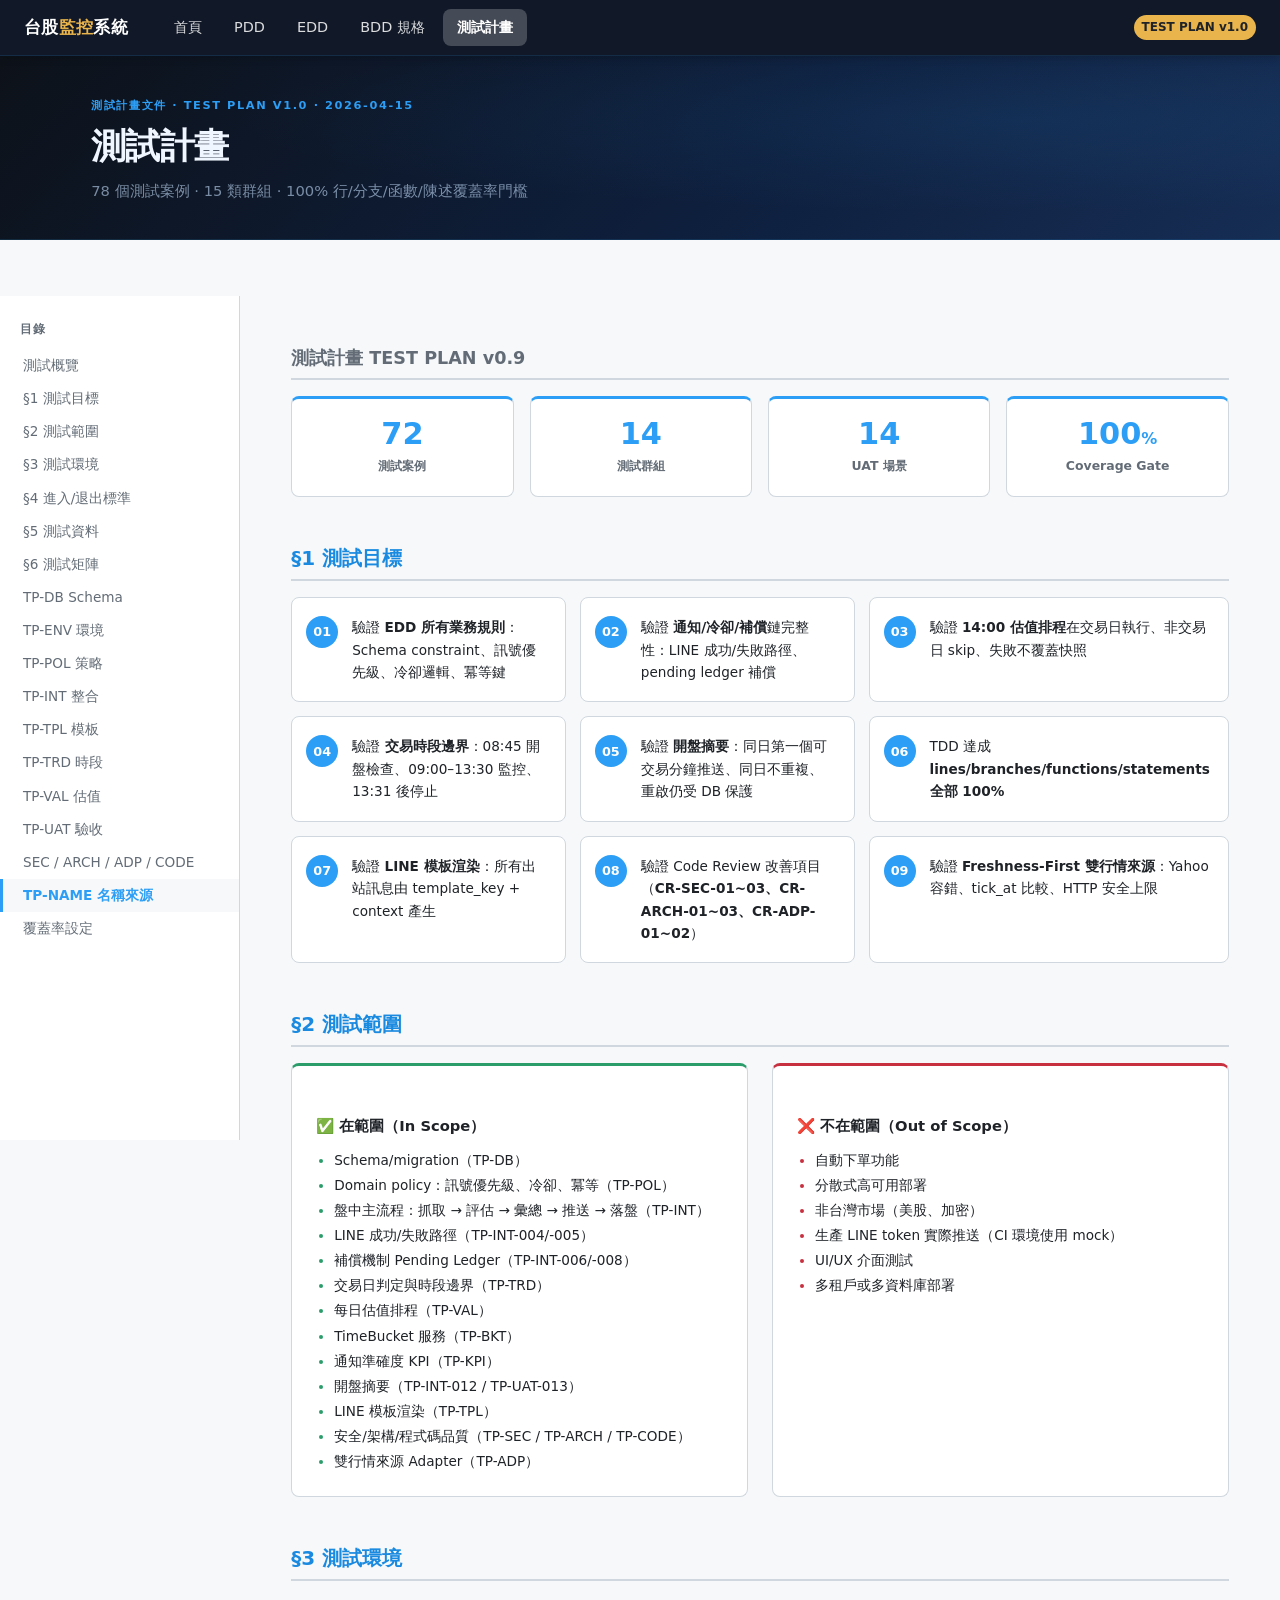
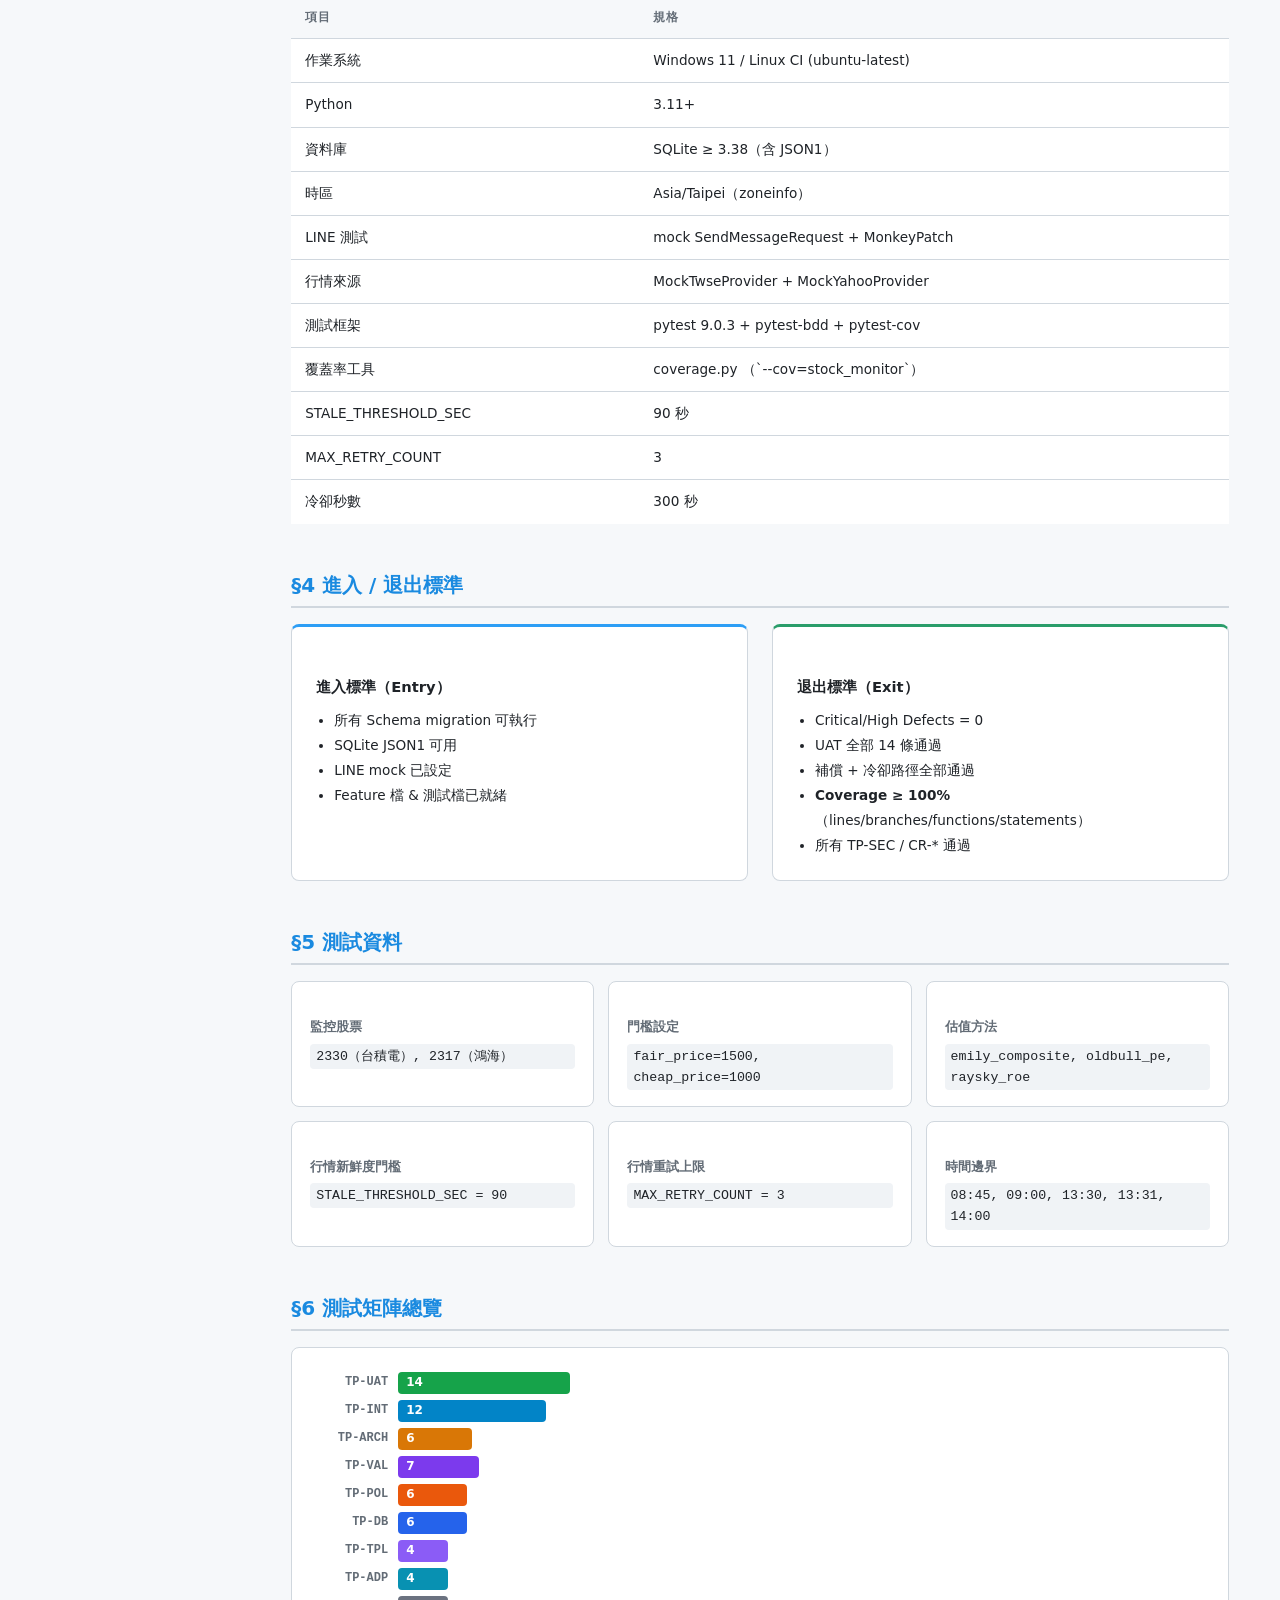
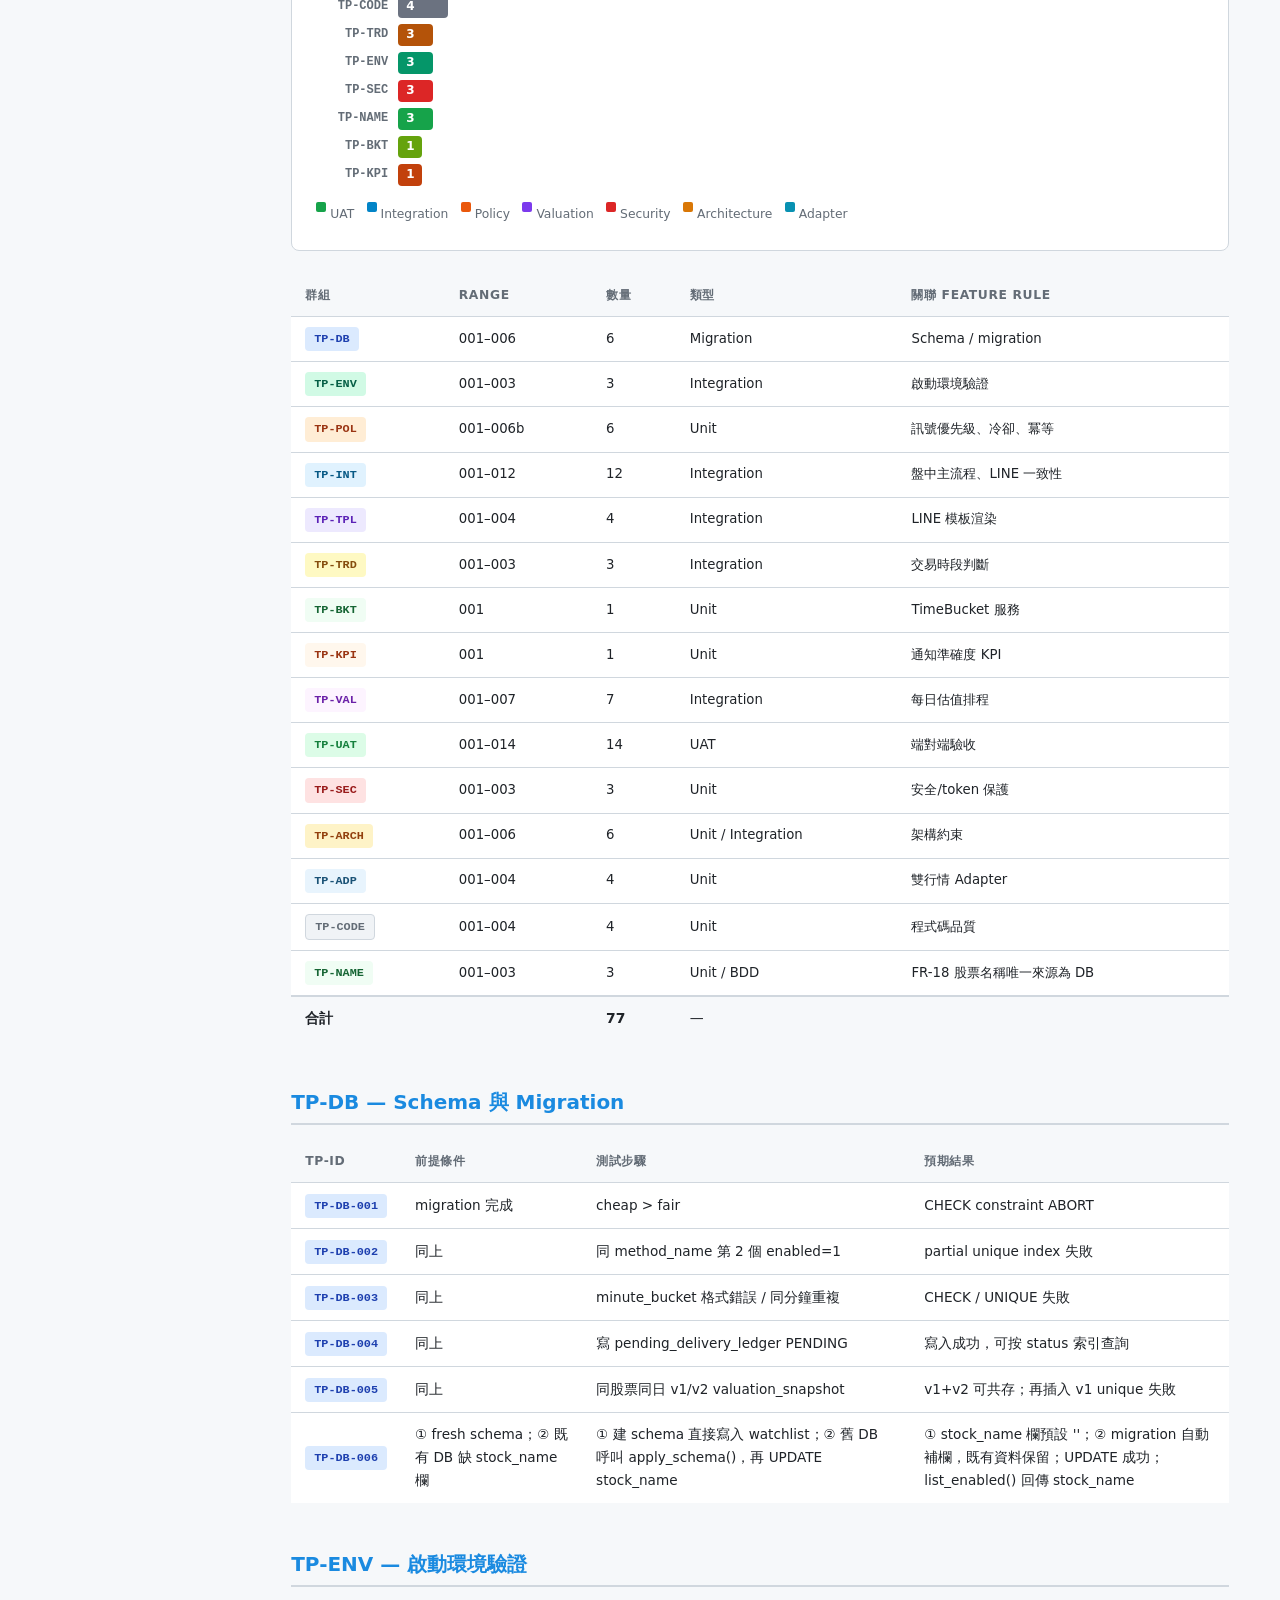
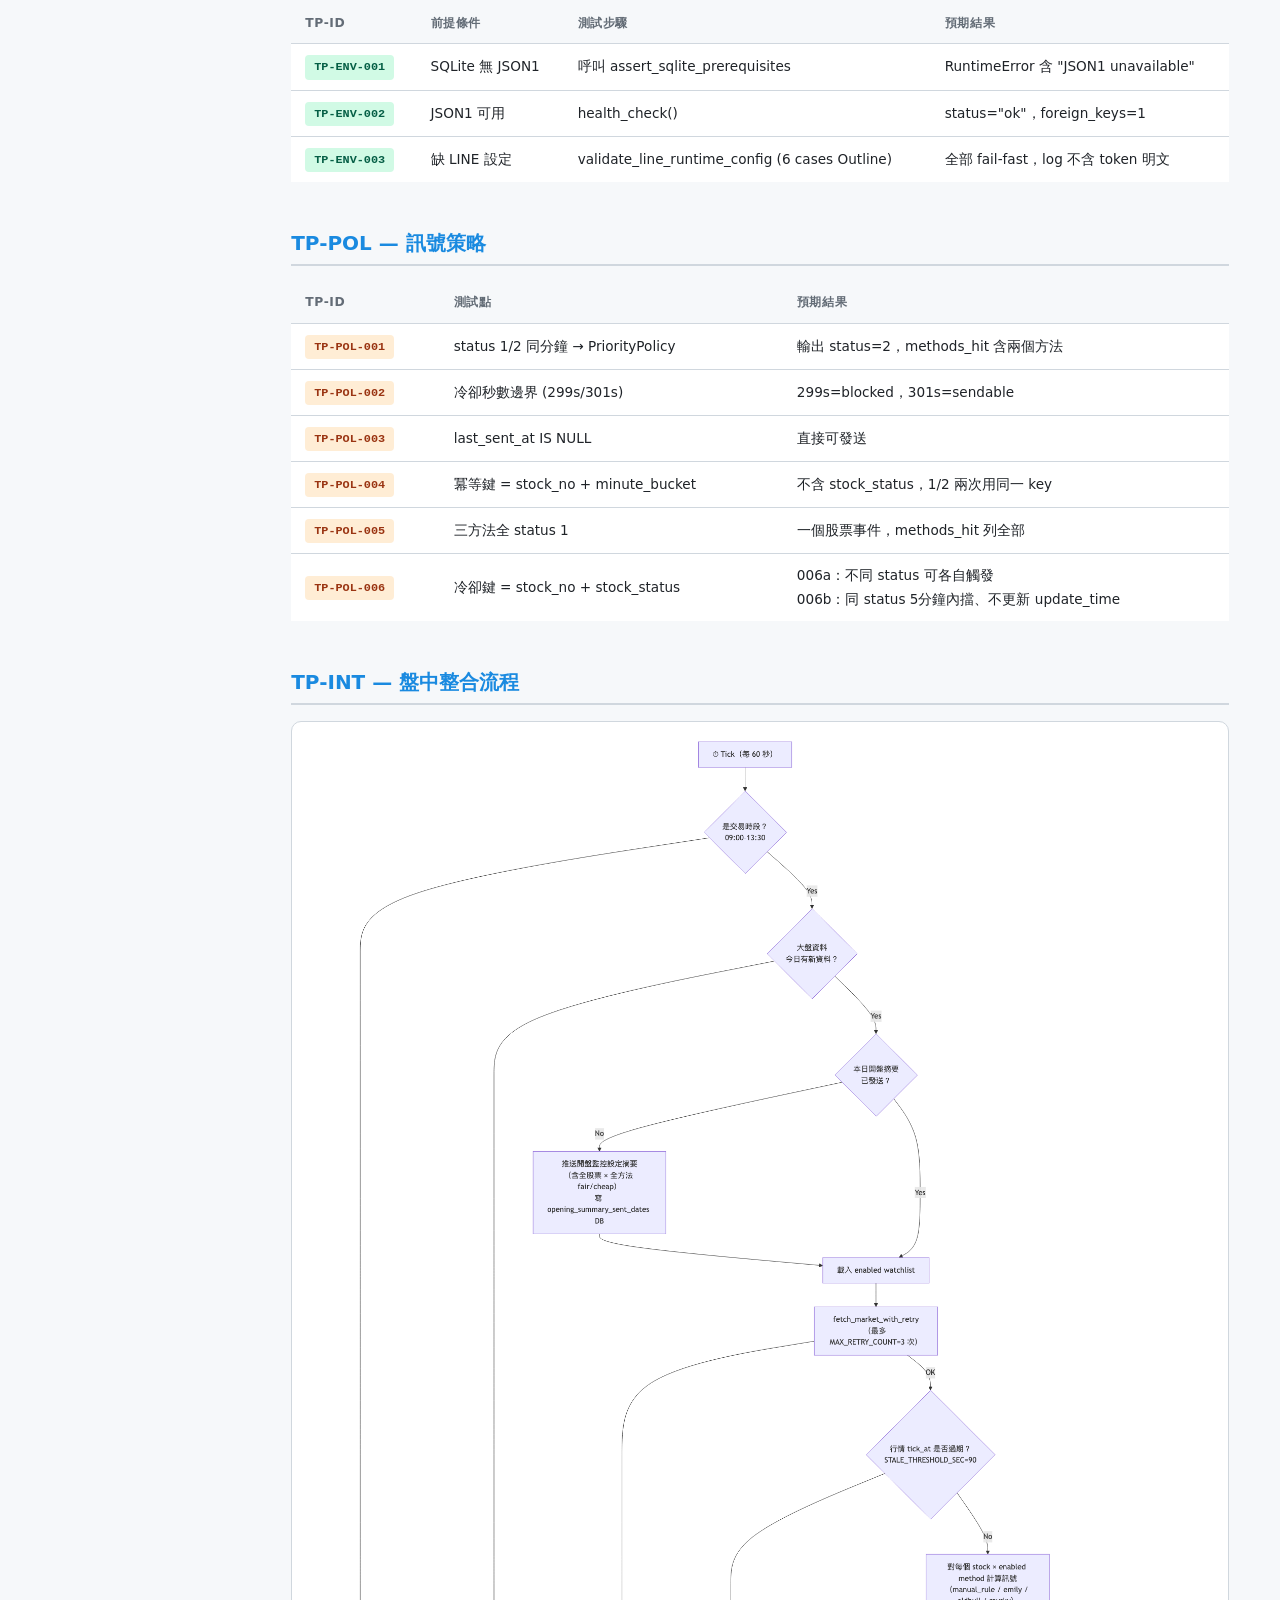
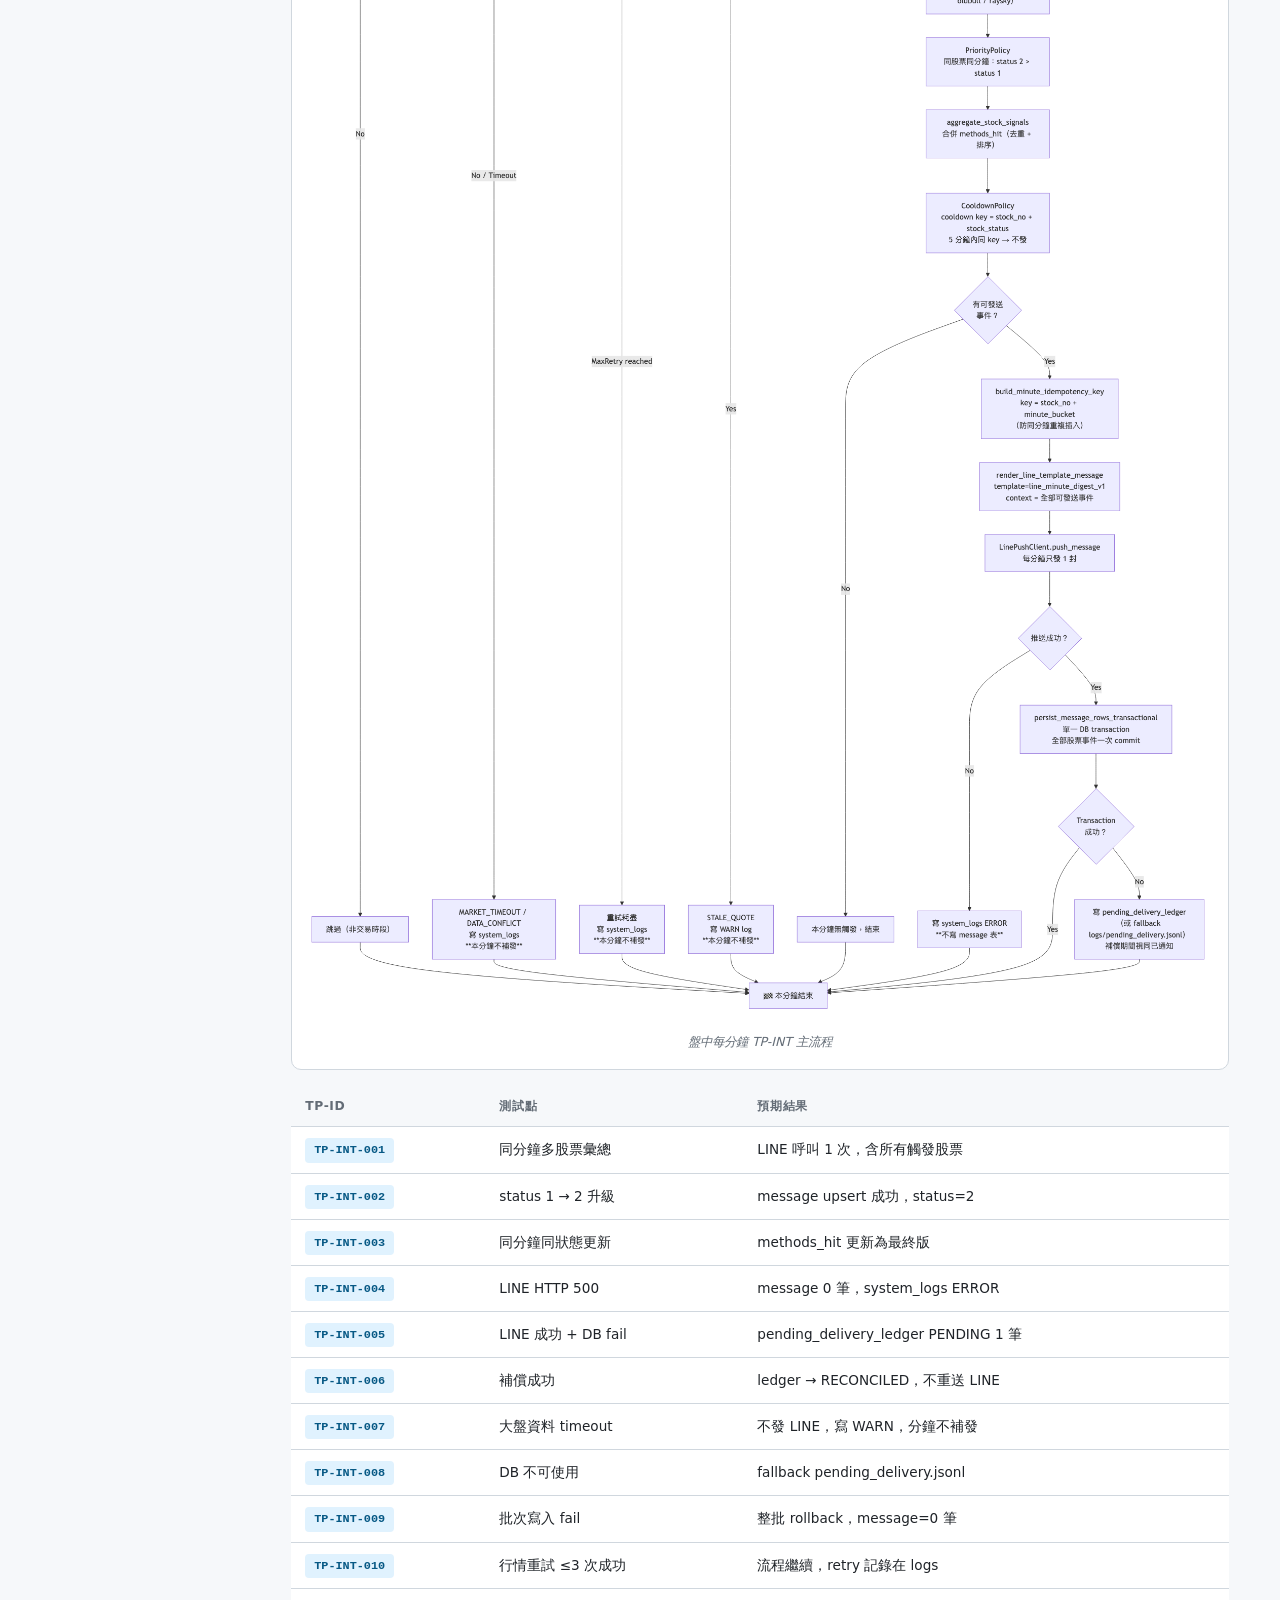
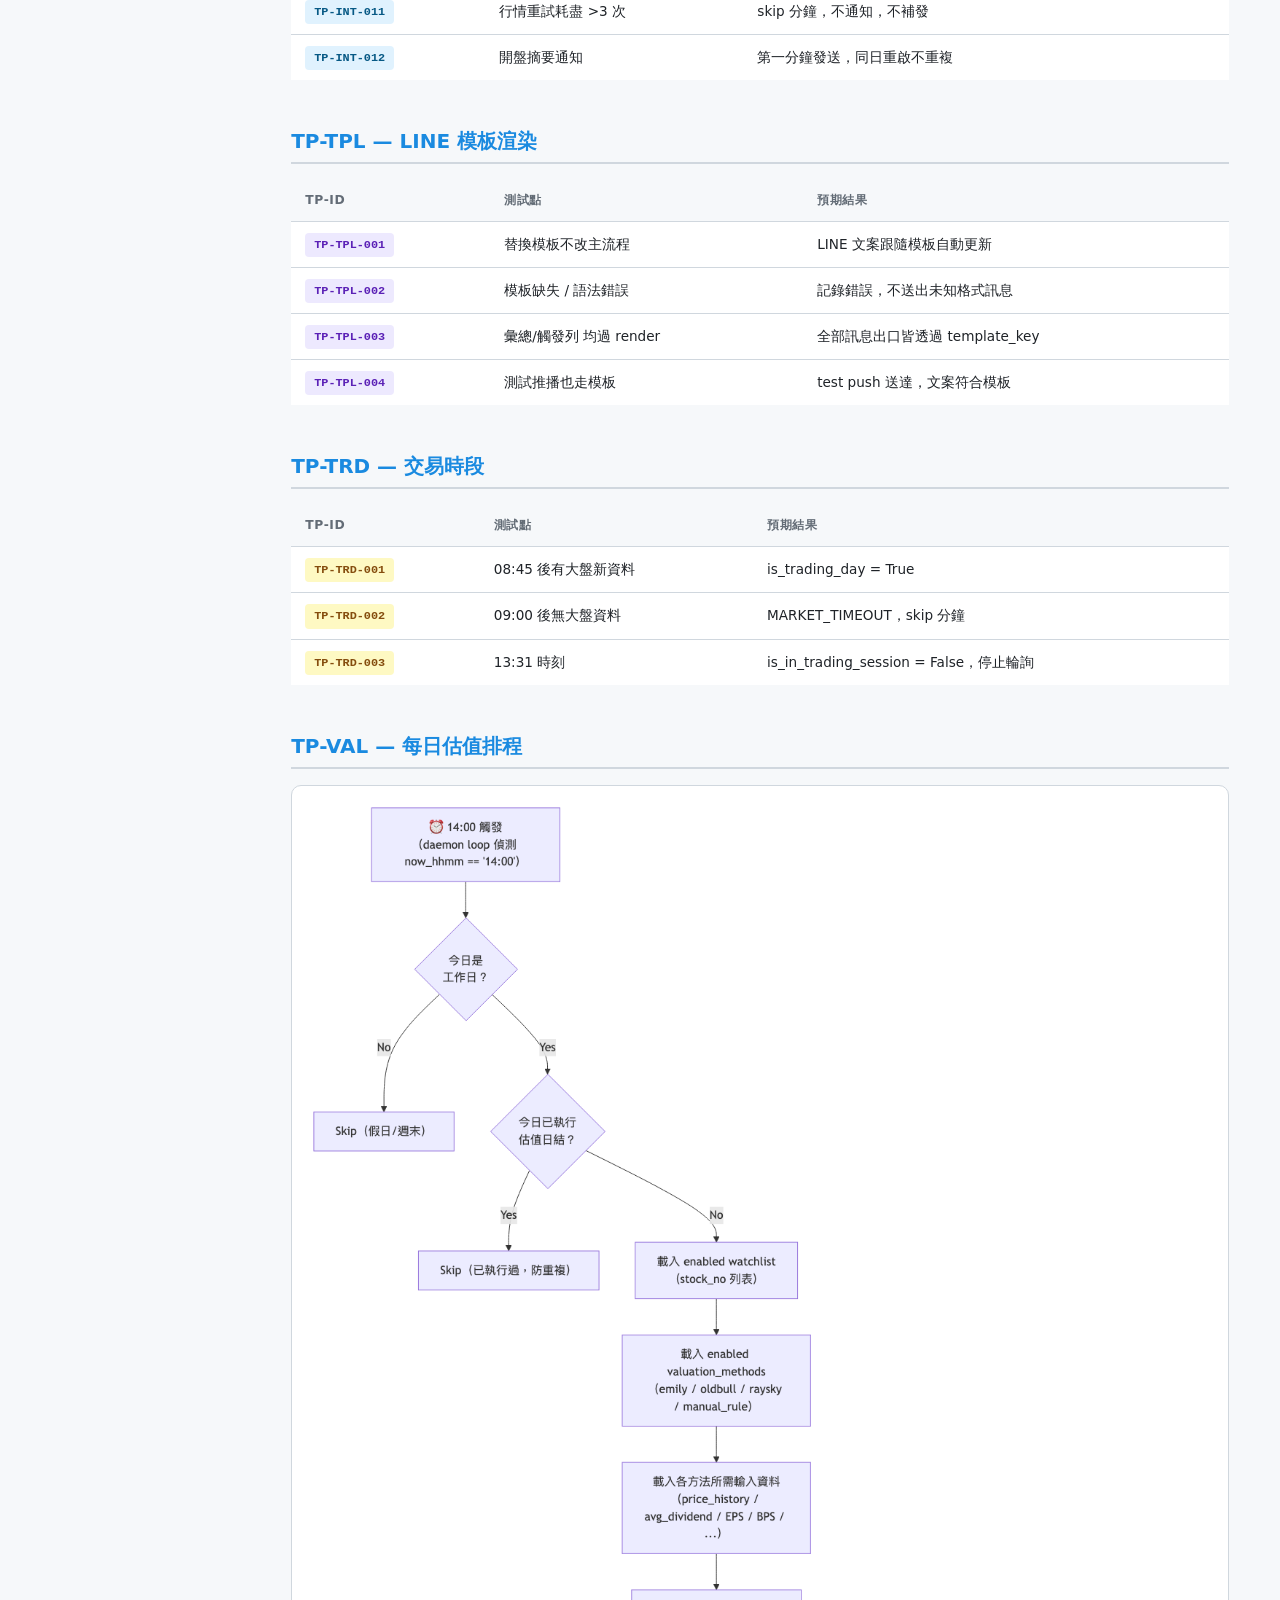
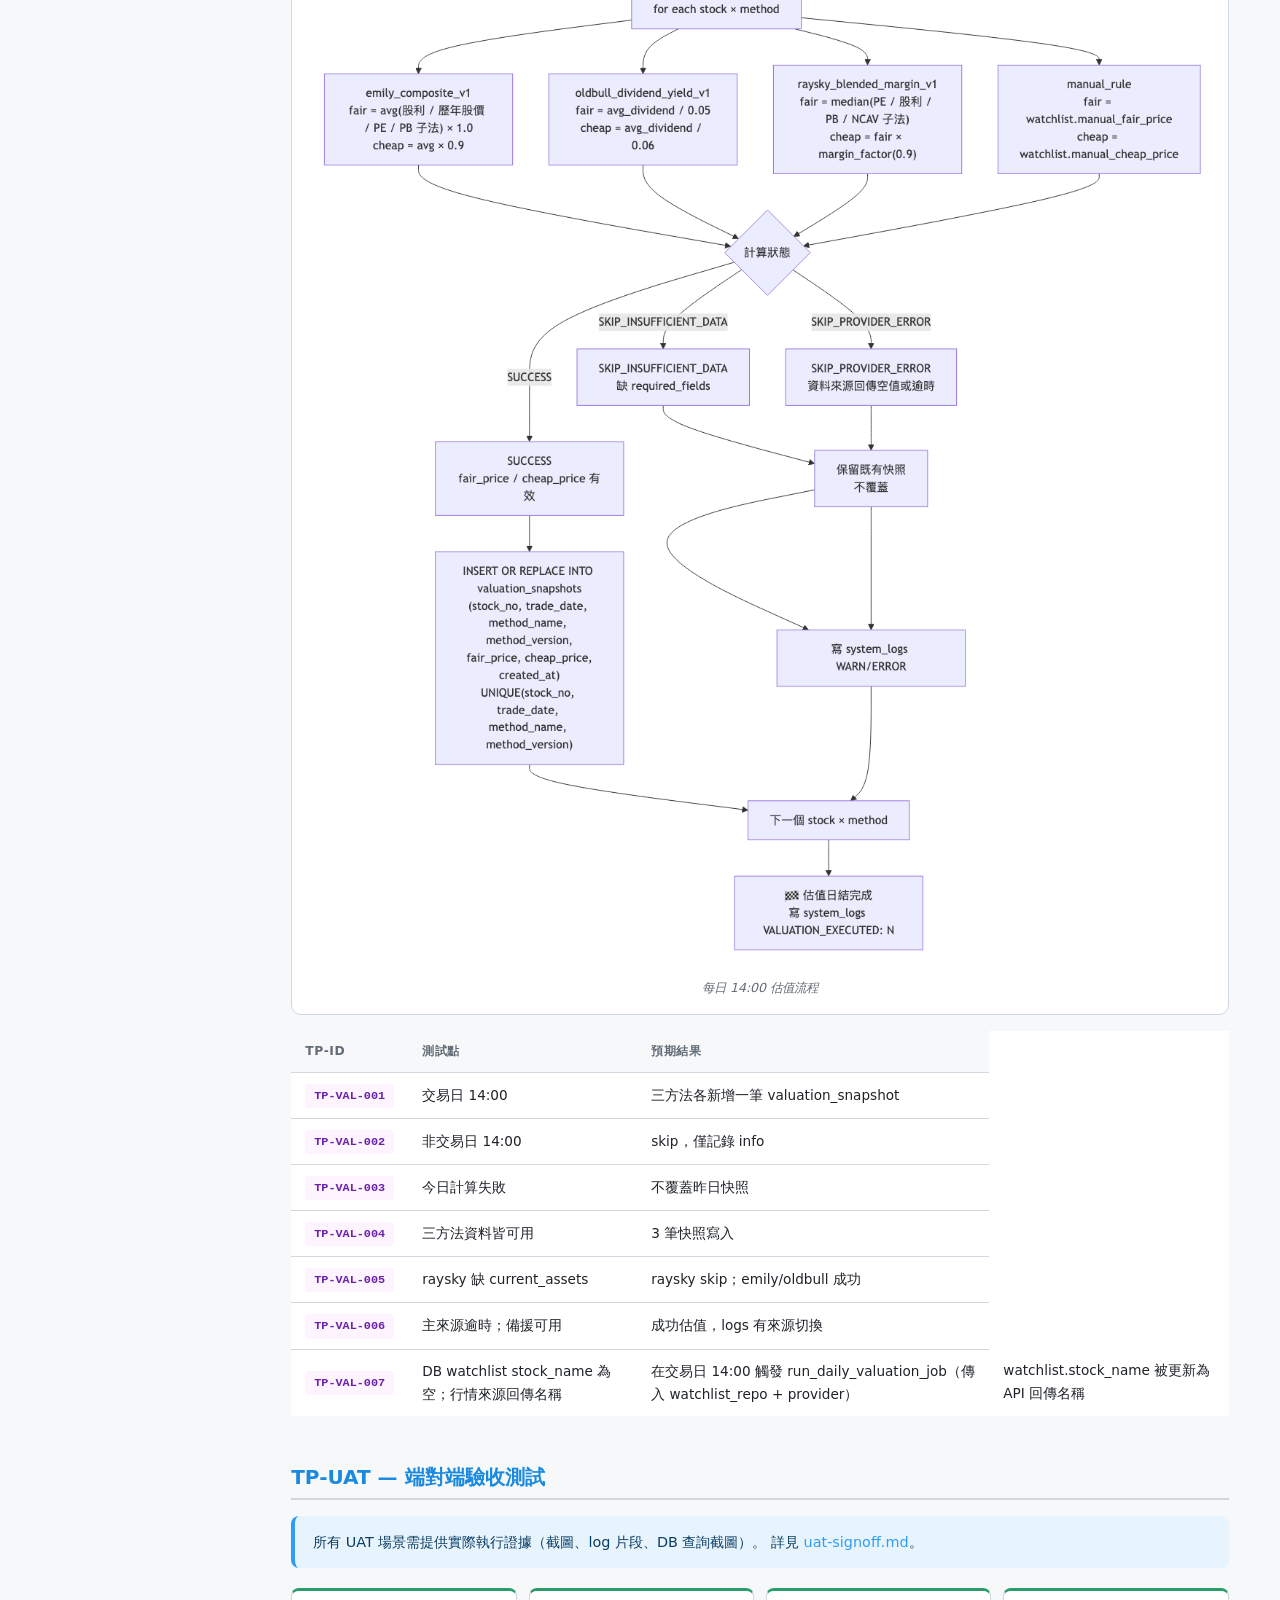
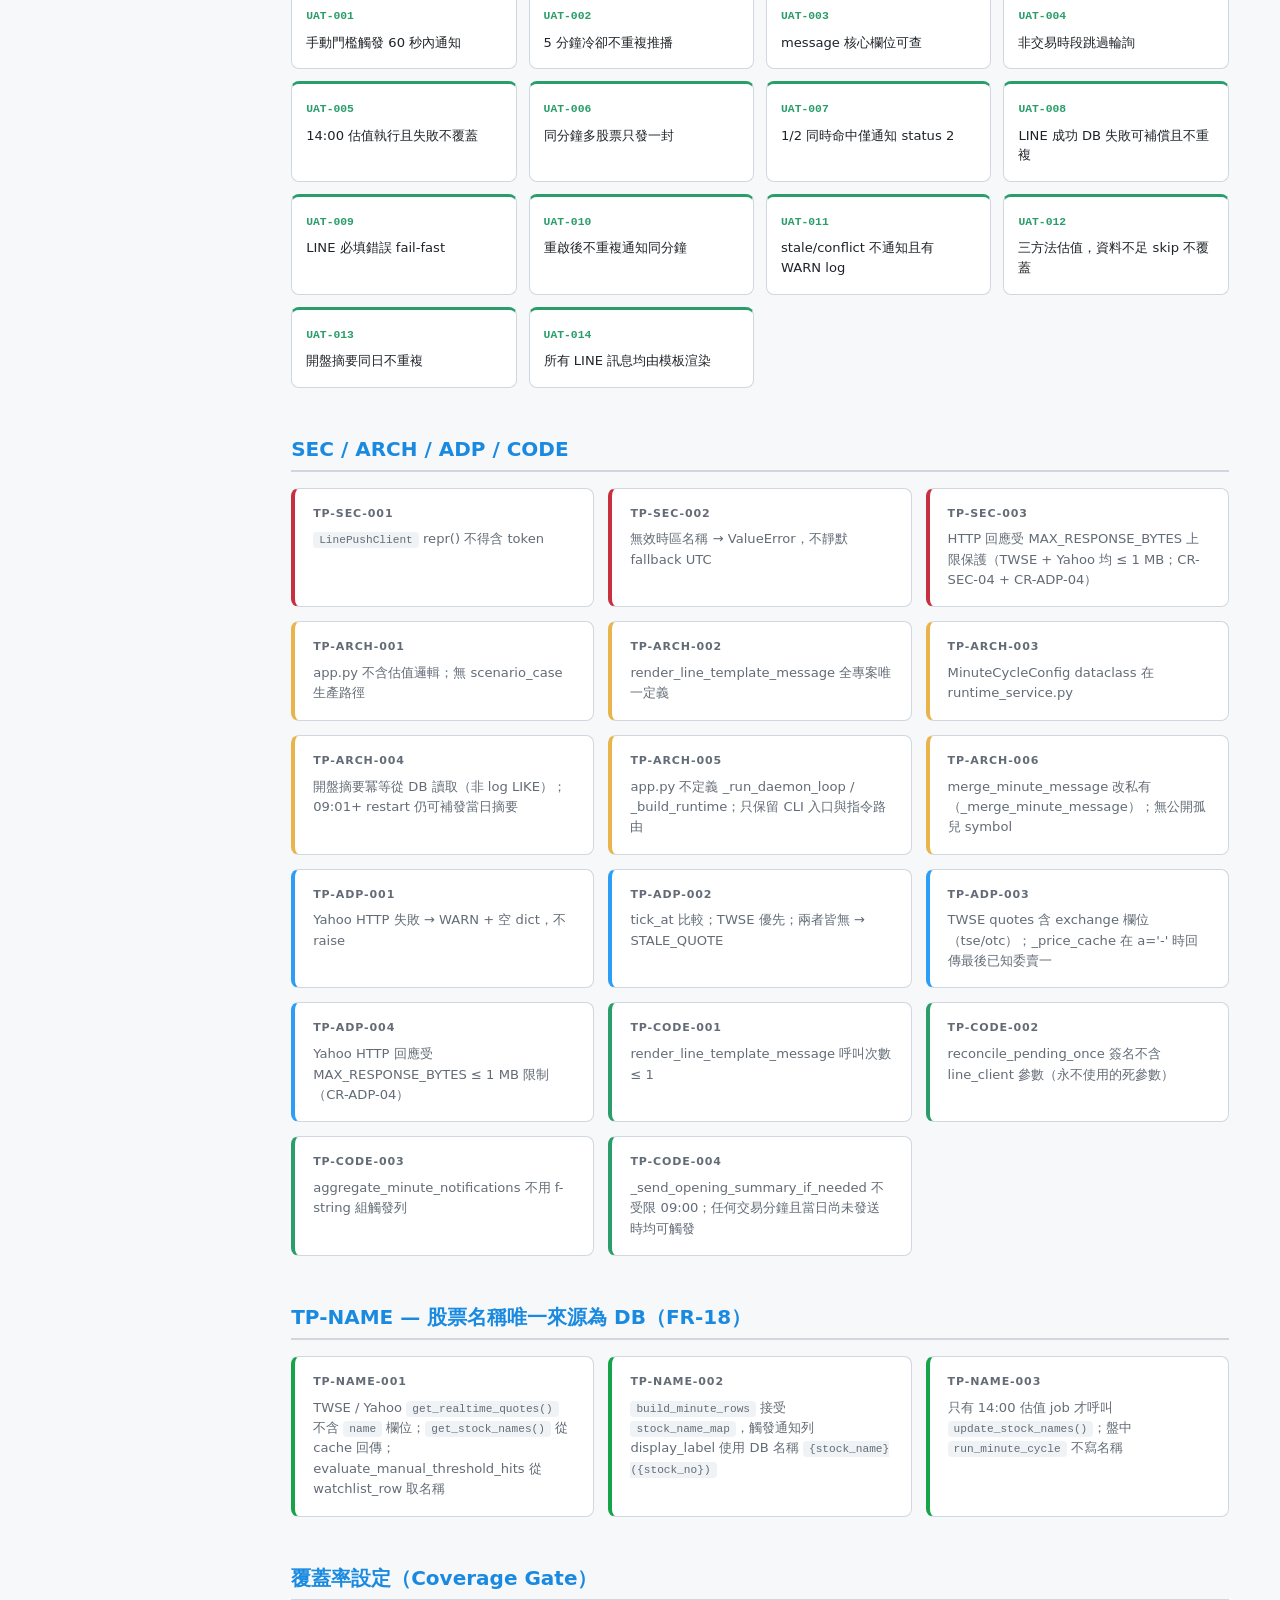
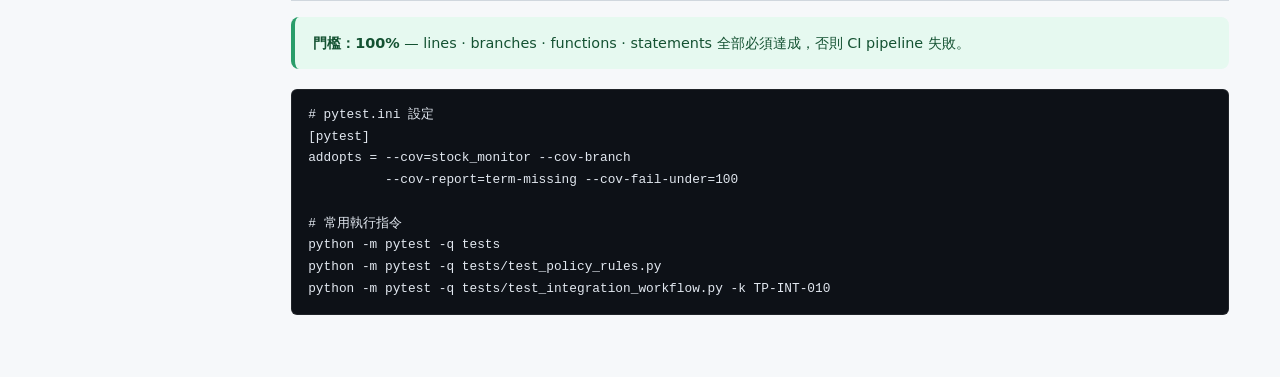
<file: docs/testplan.html>
<!DOCTYPE html>
<html lang="zh-TW">
<head>
  <meta charset="UTF-8">
  <meta name="viewport" content="width=device-width, initial-scale=1.0">
  <title>測試計畫 — 台股監控系統 TEST PLAN v1.0</title>
  <link rel="stylesheet" href="site.css">
</head>
<body>

<!-- Top Nav -->
<header class="top-nav">
  <div class="brand">台股<span>監控</span>系統</div>
  <nav>
    <a href="index.html">首頁</a>
    <a href="pdd.html">PDD</a>
    <a href="edd.html">EDD</a>
    <a href="bdd.html">BDD 規格</a>
    <a href="testplan.html" class="active">測試計畫</a>
  </nav>
  <div class="spacer"></div>
  <span class="badge">TEST PLAN v1.0</span>
</header>

<!-- Page Banner -->
<div class="doc-page-banner">
  <div class="doc-pb-container">
    <div class="doc-pb-eyebrow">測試計畫文件 · TEST PLAN v1.0 · 2026-04-15</div>
    <p class="doc-pb-title">測試計畫</p>
    <p class="doc-pb-sub">78 個測試案例 · 15 類群組 · 100% 行/分支/函數/陳述覆蓋率門檻</p>
  </div>
</div>

<!-- Page -->
<div class="page-wrapper">

  <!-- Sidebar TOC -->
  <aside class="sidebar">
    <div class="sidebar-title">目錄</div>
    <ul>
      <li><a href="#overview">測試概覽</a></li>
      <li><a href="#objectives">§1 測試目標</a></li>
      <li><a href="#scope">§2 測試範圍</a></li>
      <li><a href="#environment">§3 測試環境</a></li>
      <li><a href="#criteria">§4 進入/退出標準</a></li>
      <li><a href="#testdata">§5 測試資料</a></li>
      <li><a href="#matrix">§6 測試矩陣</a></li>
      <li><a href="#tp-db">TP-DB Schema</a></li>
      <li><a href="#tp-env">TP-ENV 環境</a></li>
      <li><a href="#tp-pol">TP-POL 策略</a></li>
      <li><a href="#tp-int">TP-INT 整合</a></li>
      <li><a href="#tp-tpl">TP-TPL 模板</a></li>
      <li><a href="#tp-trd">TP-TRD 時段</a></li>
      <li><a href="#tp-val">TP-VAL 估值</a></li>
      <li><a href="#tp-uat">TP-UAT 驗收</a></li>
      <li><a href="#tp-nonfunc">SEC / ARCH / ADP / CODE</a></li>
      <li><a href="#tp-name">TP-NAME 名稱來源</a></li>
      <li><a href="#coverage">覆蓋率設定</a></li>
    </ul>
  </aside>

  <!-- Main -->
  <main class="main-content">
    <div class="content-inner">

      <h1 id="overview" class="doc-content-h1">測試計畫 TEST PLAN v0.9</h1>

      <!-- Stats bar -->
      <div class="bdd-stats">
        <div class="bdd-stat-card">
          <div class="bdd-stat-num">72</div>
          <div class="bdd-stat-label">測試案例</div>
        </div>
        <div class="bdd-stat-card">
          <div class="bdd-stat-num">14</div>
          <div class="bdd-stat-label">測試群組</div>
        </div>
        <div class="bdd-stat-card">
          <div class="bdd-stat-num">14</div>
          <div class="bdd-stat-label">UAT 場景</div>
        </div>
        <div class="bdd-stat-card">
          <div class="bdd-stat-num">100<span style="font-size:1rem">%</span></div>
          <div class="bdd-stat-label">Coverage Gate</div>
        </div>
      </div>

      <!-- ── Objectives ── -->
      <h2 id="objectives">§1 測試目標</h2>
      <div class="tp-objective-grid">
        <div class="tp-obj-card">
          <div class="tp-obj-num">01</div>
          <p>驗證 <strong>EDD 所有業務規則</strong>：Schema constraint、訊號優先級、冷卻邏輯、冪等鍵</p>
        </div>
        <div class="tp-obj-card">
          <div class="tp-obj-num">02</div>
          <p>驗證 <strong>通知/冷卻/補償</strong>鏈完整性：LINE 成功/失敗路徑、pending ledger 補償</p>
        </div>
        <div class="tp-obj-card">
          <div class="tp-obj-num">03</div>
          <p>驗證 <strong>14:00 估值排程</strong>在交易日執行、非交易日 skip、失敗不覆蓋快照</p>
        </div>
        <div class="tp-obj-card">
          <div class="tp-obj-num">04</div>
          <p>驗證 <strong>交易時段邊界</strong>：08:45 開盤檢查、09:00–13:30 監控、13:31 後停止</p>
        </div>
        <div class="tp-obj-card">
          <div class="tp-obj-num">05</div>
          <p>驗證 <strong>開盤摘要</strong>：同日第一個可交易分鐘推送、同日不重複、重啟仍受 DB 保護</p>
        </div>
        <div class="tp-obj-card">
          <div class="tp-obj-num">06</div>
          <p>TDD 達成 <strong>lines/branches/functions/statements 全部 100%</strong></p>
        </div>
        <div class="tp-obj-card">
          <div class="tp-obj-num">07</div>
          <p>驗證 <strong>LINE 模板渲染</strong>：所有出站訊息由 template_key + context 產生</p>
        </div>
        <div class="tp-obj-card">
          <div class="tp-obj-num">08</div>
          <p>驗證 Code Review 改善項目（<strong>CR-SEC-01~03、CR-ARCH-01~03、CR-ADP-01~02</strong>）</p>
        </div>
        <div class="tp-obj-card">
          <div class="tp-obj-num">09</div>
          <p>驗證 <strong>Freshness-First 雙行情來源</strong>：Yahoo 容錯、tick_at 比較、HTTP 安全上限</p>
        </div>
      </div>

      <!-- ── Scope ── -->
      <h2 id="scope">§2 測試範圍</h2>
      <div class="tp-scope-grid">
        <div class="tp-scope-card tp-scope--in">
          <h3>✅ 在範圍（In Scope）</h3>
          <ul>
            <li>Schema/migration（TP-DB）</li>
            <li>Domain policy：訊號優先級、冷卻、冪等（TP-POL）</li>
            <li>盤中主流程：抓取 → 評估 → 彙總 → 推送 → 落盤（TP-INT）</li>
            <li>LINE 成功/失敗路徑（TP-INT-004/-005）</li>
            <li>補償機制 Pending Ledger（TP-INT-006/-008）</li>
            <li>交易日判定與時段邊界（TP-TRD）</li>
            <li>每日估值排程（TP-VAL）</li>
            <li>TimeBucket 服務（TP-BKT）</li>
            <li>通知準確度 KPI（TP-KPI）</li>
            <li>開盤摘要（TP-INT-012 / TP-UAT-013）</li>
            <li>LINE 模板渲染（TP-TPL）</li>
            <li>安全/架構/程式碼品質（TP-SEC / TP-ARCH / TP-CODE）</li>
            <li>雙行情來源 Adapter（TP-ADP）</li>
          </ul>
        </div>
        <div class="tp-scope-card tp-scope--out">
          <h3>❌ 不在範圍（Out of Scope）</h3>
          <ul>
            <li>自動下單功能</li>
            <li>分散式高可用部署</li>
            <li>非台灣市場（美股、加密）</li>
            <li>生產 LINE token 實際推送（CI 環境使用 mock）</li>
            <li>UI/UX 介面測試</li>
            <li>多租戶或多資料庫部署</li>
          </ul>
        </div>
      </div>

      <!-- ── Environment ── -->
      <h2 id="environment">§3 測試環境</h2>
      <div class="tp-env-table-wrap">
        <table class="bdd-int-table">
          <thead>
            <tr><th>項目</th><th>規格</th></tr>
          </thead>
          <tbody>
            <tr><td>作業系統</td><td>Windows 11 / Linux CI (ubuntu-latest)</td></tr>
            <tr><td>Python</td><td>3.11+</td></tr>
            <tr><td>資料庫</td><td>SQLite ≥ 3.38（含 JSON1）</td></tr>
            <tr><td>時區</td><td>Asia/Taipei（zoneinfo）</td></tr>
            <tr><td>LINE 測試</td><td>mock SendMessageRequest + MonkeyPatch</td></tr>
            <tr><td>行情來源</td><td>MockTwseProvider + MockYahooProvider</td></tr>
            <tr><td>測試框架</td><td>pytest 9.0.3 + pytest-bdd + pytest-cov</td></tr>
            <tr><td>覆蓋率工具</td><td>coverage.py （`--cov=stock_monitor`）</td></tr>
            <tr><td>STALE_THRESHOLD_SEC</td><td>90 秒</td></tr>
            <tr><td>MAX_RETRY_COUNT</td><td>3</td></tr>
            <tr><td>冷卻秒數</td><td>300 秒</td></tr>
          </tbody>
        </table>
      </div>

      <!-- ── Entry/Exit ── -->
      <h2 id="criteria">§4 進入 / 退出標準</h2>
      <div class="tp-crit-grid">
        <div class="tp-crit-card tp-crit--entry">
          <h3>進入標準（Entry）</h3>
          <ul>
            <li>所有 Schema migration 可執行</li>
            <li>SQLite JSON1 可用</li>
            <li>LINE mock 已設定</li>
            <li>Feature 檔 &amp; 測試檔已就緒</li>
          </ul>
        </div>
        <div class="tp-crit-card tp-crit--exit">
          <h3>退出標準（Exit）</h3>
          <ul>
            <li>Critical/High Defects = 0</li>
            <li>UAT 全部 14 條通過</li>
            <li>補償 + 冷卻路徑全部通過</li>
            <li><strong>Coverage ≥ 100%</strong>（lines/branches/functions/statements）</li>
            <li>所有 TP-SEC / CR-* 通過</li>
          </ul>
        </div>
      </div>

      <!-- ── Test Data ── -->
      <h2 id="testdata">§5 測試資料</h2>
      <div class="tp-data-grid">
        <div class="tp-data-card">
          <h4>監控股票</h4>
          <code>2330（台積電）, 2317（鴻海）</code>
        </div>
        <div class="tp-data-card">
          <h4>門檻設定</h4>
          <code>fair_price=1500, cheap_price=1000</code>
        </div>
        <div class="tp-data-card">
          <h4>估值方法</h4>
          <code>emily_composite, oldbull_pe, raysky_roe</code>
        </div>
        <div class="tp-data-card">
          <h4>行情新鮮度門檻</h4>
          <code>STALE_THRESHOLD_SEC = 90</code>
        </div>
        <div class="tp-data-card">
          <h4>行情重試上限</h4>
          <code>MAX_RETRY_COUNT = 3</code>
        </div>
        <div class="tp-data-card">
          <h4>時間邊界</h4>
          <code>08:45, 09:00, 13:30, 13:31, 14:00</code>
        </div>
      </div>

      <!-- ── Matrix Overview ── -->
      <h2 id="matrix">§6 測試矩陣總覽</h2>
      <div class="tp-matrix-chart">
        <div class="tp-mc-bar-wrap">
          <div class="tp-mc-bar">
            <div class="tp-mc-row"><span class="tp-mc-label">TP-UAT</span><div class="tp-mc-fill tp-mc--uat" style="width:19.4%"><span>14</span></div></div>
            <div class="tp-mc-row"><span class="tp-mc-label">TP-INT</span><div class="tp-mc-fill tp-mc--int" style="width:16.7%"><span>12</span></div></div>
            <div class="tp-mc-row"><span class="tp-mc-label">TP-ARCH</span><div class="tp-mc-fill tp-mc--arch" style="width:8.3%"><span>6</span></div></div>
            <div class="tp-mc-row"><span class="tp-mc-label">TP-VAL</span><div class="tp-mc-fill tp-mc--val" style="width:9.1%"><span>7</span></div></div>
            <div class="tp-mc-row"><span class="tp-mc-label">TP-POL</span><div class="tp-mc-fill tp-mc--pol" style="width:7.8%"><span>6</span></div></div>
            <div class="tp-mc-row"><span class="tp-mc-label">TP-DB</span><div class="tp-mc-fill tp-mc--db" style="width:7.8%"><span>6</span></div></div>
            <div class="tp-mc-row"><span class="tp-mc-label">TP-TPL</span><div class="tp-mc-fill tp-mc--tpl" style="width:5.6%"><span>4</span></div></div>
            <div class="tp-mc-row"><span class="tp-mc-label">TP-ADP</span><div class="tp-mc-fill tp-mc--adp" style="width:5.6%"><span>4</span></div></div>
            <div class="tp-mc-row"><span class="tp-mc-label">TP-CODE</span><div class="tp-mc-fill tp-mc--code" style="width:5.6%"><span>4</span></div></div>
            <div class="tp-mc-row"><span class="tp-mc-label">TP-TRD</span><div class="tp-mc-fill tp-mc--trd" style="width:3.9%"><span>3</span></div></div>
            <div class="tp-mc-row"><span class="tp-mc-label">TP-ENV</span><div class="tp-mc-fill tp-mc--env" style="width:3.9%"><span>3</span></div></div>
            <div class="tp-mc-row"><span class="tp-mc-label">TP-SEC</span><div class="tp-mc-fill tp-mc--sec" style="width:3.9%"><span>3</span></div></div>
            <div class="tp-mc-row"><span class="tp-mc-label">TP-NAME</span><div class="tp-mc-fill tp-mc--name" style="width:3.9%"><span>3</span></div></div>
            <div class="tp-mc-row"><span class="tp-mc-label">TP-BKT</span><div class="tp-mc-fill tp-mc--bkt" style="width:1.4%"><span>1</span></div></div>
            <div class="tp-mc-row"><span class="tp-mc-label">TP-KPI</span><div class="tp-mc-fill tp-mc--kpi" style="width:1.4%"><span>1</span></div></div>
          </div>
        </div>
        <div class="tp-mc-legend">
          <span class="tp-mc-dot tp-mc--uat"></span>UAT&emsp;
          <span class="tp-mc-dot tp-mc--int"></span>Integration&emsp;
          <span class="tp-mc-dot tp-mc--pol"></span>Policy&emsp;
          <span class="tp-mc-dot tp-mc--val"></span>Valuation&emsp;
          <span class="tp-mc-dot tp-mc--sec"></span>Security&emsp;
          <span class="tp-mc-dot tp-mc--arch"></span>Architecture&emsp;
          <span class="tp-mc-dot tp-mc--adp"></span>Adapter
        </div>
      </div>

      <div class="tp-matrix-full-wrap">
        <table class="bdd-int-table tp-matrix-table">
          <thead>
            <tr>
              <th>群組</th><th>Range</th><th>數量</th><th>類型</th><th>關聯 Feature Rule</th>
            </tr>
          </thead>
          <tbody>
            <tr><td><span class="tp-badge tp-db">TP-DB</span></td><td>001–006</td><td>6</td><td>Migration</td><td>Schema / migration</td></tr>
            <tr><td><span class="tp-badge tp-env">TP-ENV</span></td><td>001–003</td><td>3</td><td>Integration</td><td>啟動環境驗證</td></tr>
            <tr><td><span class="tp-badge tp-pol">TP-POL</span></td><td>001–006b</td><td>6</td><td>Unit</td><td>訊號優先級、冷卻、冪等</td></tr>
            <tr><td><span class="tp-badge tp-int">TP-INT</span></td><td>001–012</td><td>12</td><td>Integration</td><td>盤中主流程、LINE 一致性</td></tr>
            <tr><td><span class="tp-badge tp-tpl">TP-TPL</span></td><td>001–004</td><td>4</td><td>Integration</td><td>LINE 模板渲染</td></tr>
            <tr><td><span class="tp-badge tp-trd">TP-TRD</span></td><td>001–003</td><td>3</td><td>Integration</td><td>交易時段判斷</td></tr>
            <tr><td><span class="tp-badge tp-bkt">TP-BKT</span></td><td>001</td><td>1</td><td>Unit</td><td>TimeBucket 服務</td></tr>
            <tr><td><span class="tp-badge tp-kpi">TP-KPI</span></td><td>001</td><td>1</td><td>Unit</td><td>通知準確度 KPI</td></tr>
            <tr><td><span class="tp-badge tp-val">TP-VAL</span></td><td>001–007</td><td>7</td><td>Integration</td><td>每日估值排程</td></tr>
            <tr><td><span class="tp-badge tp-uat">TP-UAT</span></td><td>001–014</td><td>14</td><td>UAT</td><td>端對端驗收</td></tr>
            <tr><td><span class="tp-badge tp-sec">TP-SEC</span></td><td>001–003</td><td>3</td><td>Unit</td><td>安全/token 保護</td></tr>
            <tr><td><span class="tp-badge tp-arch">TP-ARCH</span></td><td>001–006</td><td>6</td><td>Unit / Integration</td><td>架構約束</td></tr>
            <tr><td><span class="tp-badge tp-adp">TP-ADP</span></td><td>001–004</td><td>4</td><td>Unit</td><td>雙行情 Adapter</td></tr>
            <tr><td><span class="tp-badge tp-code">TP-CODE</span></td><td>001–004</td><td>4</td><td>Unit</td><td>程式碼品質</td></tr>
            <tr><td><span class="tp-badge tp-name">TP-NAME</span></td><td>001–003</td><td>3</td><td>Unit / BDD</td><td>FR-18 股票名稱唯一來源為 DB</td></tr>
            <tr class="tp-total-row"><td colspan="2"><strong>合計</strong></td><td><strong>77</strong></td><td colspan="2">—</td></tr>
          </tbody>
        </table>
      </div>

      <!-- ── TP-DB ── -->
      <h2 id="tp-db">TP-DB — Schema 與 Migration</h2>
      <table class="bdd-int-table">
        <thead><tr><th>TP-ID</th><th>前提條件</th><th>測試步驟</th><th>預期結果</th></tr></thead>
        <tbody>
          <tr><td><span class="tp-badge tp-db">TP-DB-001</span></td><td>migration 完成</td><td>cheap > fair</td><td>CHECK constraint ABORT</td></tr>
          <tr><td><span class="tp-badge tp-db">TP-DB-002</span></td><td>同上</td><td>同 method_name 第 2 個 enabled=1</td><td>partial unique index 失敗</td></tr>
          <tr><td><span class="tp-badge tp-db">TP-DB-003</span></td><td>同上</td><td>minute_bucket 格式錯誤 / 同分鐘重複</td><td>CHECK / UNIQUE 失敗</td></tr>
          <tr><td><span class="tp-badge tp-db">TP-DB-004</span></td><td>同上</td><td>寫 pending_delivery_ledger PENDING</td><td>寫入成功，可按 status 索引查詢</td></tr>
          <tr><td><span class="tp-badge tp-db">TP-DB-005</span></td><td>同上</td><td>同股票同日 v1/v2 valuation_snapshot</td><td>v1+v2 可共存；再插入 v1 unique 失敗</td></tr>
          <tr><td><span class="tp-badge tp-db">TP-DB-006</span></td><td>① fresh schema；② 既有 DB 缺 stock_name 欄</td><td>① 建 schema 直接寫入 watchlist；② 舊 DB 呼叫 apply_schema()，再 UPDATE stock_name</td><td>① stock_name 欄預設 ''；② migration 自動補欄，既有資料保留；UPDATE 成功；list_enabled() 回傳 stock_name</td></tr>
        </tbody>
      </table>

      <!-- ── TP-ENV ── -->
      <h2 id="tp-env">TP-ENV — 啟動環境驗證</h2>
      <table class="bdd-int-table">
        <thead><tr><th>TP-ID</th><th>前提條件</th><th>測試步驟</th><th>預期結果</th></tr></thead>
        <tbody>
          <tr><td><span class="tp-badge tp-env">TP-ENV-001</span></td><td>SQLite 無 JSON1</td><td>呼叫 assert_sqlite_prerequisites</td><td>RuntimeError 含 "JSON1 unavailable"</td></tr>
          <tr><td><span class="tp-badge tp-env">TP-ENV-002</span></td><td>JSON1 可用</td><td>health_check()</td><td>status="ok"，foreign_keys=1</td></tr>
          <tr><td><span class="tp-badge tp-env">TP-ENV-003</span></td><td>缺 LINE 設定</td><td>validate_line_runtime_config (6 cases Outline)</td><td>全部 fail-fast，log 不含 token 明文</td></tr>
        </tbody>
      </table>

      <!-- ── TP-POL ── -->
      <h2 id="tp-pol">TP-POL — 訊號策略</h2>
      <table class="bdd-int-table">
        <thead><tr><th>TP-ID</th><th>測試點</th><th>預期結果</th></tr></thead>
        <tbody>
          <tr><td><span class="tp-badge tp-pol">TP-POL-001</span></td><td>status 1/2 同分鐘 → PriorityPolicy</td><td>輸出 status=2，methods_hit 含兩個方法</td></tr>
          <tr><td><span class="tp-badge tp-pol">TP-POL-002</span></td><td>冷卻秒數邊界 (299s/301s)</td><td>299s=blocked，301s=sendable</td></tr>
          <tr><td><span class="tp-badge tp-pol">TP-POL-003</span></td><td>last_sent_at IS NULL</td><td>直接可發送</td></tr>
          <tr><td><span class="tp-badge tp-pol">TP-POL-004</span></td><td>冪等鍵 = stock_no + minute_bucket</td><td>不含 stock_status，1/2 兩次用同一 key</td></tr>
          <tr><td><span class="tp-badge tp-pol">TP-POL-005</span></td><td>三方法全 status 1</td><td>一個股票事件，methods_hit 列全部</td></tr>
          <tr><td><span class="tp-badge tp-pol">TP-POL-006</span></td><td>冷卻鍵 = stock_no + stock_status</td><td>006a：不同 status 可各自觸發<br>006b：同 status 5分鐘內擋、不更新 update_time</td></tr>
        </tbody>
      </table>

      <!-- ── TP-INT ── -->
      <h2 id="tp-int">TP-INT — 盤中整合流程</h2>
      <div class="lp-arch-grid" style="margin-bottom:16px;grid-template-columns:1fr">
        <div class="lp-arch-img-wrap">
          <img src="architecture/images/03-intraday-flow.png" alt="盤中每分鐘流程圖">
          <p class="lp-arch-caption">盤中每分鐘 TP-INT 主流程</p>
        </div>
      </div>
      <table class="bdd-int-table">
        <thead><tr><th>TP-ID</th><th>測試點</th><th>預期結果</th></tr></thead>
        <tbody>
          <tr><td><span class="tp-badge tp-int">TP-INT-001</span></td><td>同分鐘多股票彙總</td><td>LINE 呼叫 1 次，含所有觸發股票</td></tr>
          <tr><td><span class="tp-badge tp-int">TP-INT-002</span></td><td>status 1 → 2 升級</td><td>message upsert 成功，status=2</td></tr>
          <tr><td><span class="tp-badge tp-int">TP-INT-003</span></td><td>同分鐘同狀態更新</td><td>methods_hit 更新為最終版</td></tr>
          <tr><td><span class="tp-badge tp-int">TP-INT-004</span></td><td>LINE HTTP 500</td><td>message 0 筆，system_logs ERROR</td></tr>
          <tr><td><span class="tp-badge tp-int">TP-INT-005</span></td><td>LINE 成功 + DB fail</td><td>pending_delivery_ledger PENDING 1 筆</td></tr>
          <tr><td><span class="tp-badge tp-int">TP-INT-006</span></td><td>補償成功</td><td>ledger → RECONCILED，不重送 LINE</td></tr>
          <tr><td><span class="tp-badge tp-int">TP-INT-007</span></td><td>大盤資料 timeout</td><td>不發 LINE，寫 WARN，分鐘不補發</td></tr>
          <tr><td><span class="tp-badge tp-int">TP-INT-008</span></td><td>DB 不可使用</td><td>fallback pending_delivery.jsonl</td></tr>
          <tr><td><span class="tp-badge tp-int">TP-INT-009</span></td><td>批次寫入 fail</td><td>整批 rollback，message=0 筆</td></tr>
          <tr><td><span class="tp-badge tp-int">TP-INT-010</span></td><td>行情重試 ≤3 次成功</td><td>流程繼續，retry 記錄在 logs</td></tr>
          <tr><td><span class="tp-badge tp-int">TP-INT-011</span></td><td>行情重試耗盡 &gt;3 次</td><td>skip 分鐘，不通知，不補發</td></tr>
          <tr><td><span class="tp-badge tp-int">TP-INT-012</span></td><td>開盤摘要通知</td><td>第一分鐘發送，同日重啟不重複</td></tr>
        </tbody>
      </table>

      <!-- ── TP-TPL ── -->
      <h2 id="tp-tpl">TP-TPL — LINE 模板渲染</h2>
      <table class="bdd-int-table">
        <thead><tr><th>TP-ID</th><th>測試點</th><th>預期結果</th></tr></thead>
        <tbody>
          <tr><td><span class="tp-badge tp-tpl">TP-TPL-001</span></td><td>替換模板不改主流程</td><td>LINE 文案跟隨模板自動更新</td></tr>
          <tr><td><span class="tp-badge tp-tpl">TP-TPL-002</span></td><td>模板缺失 / 語法錯誤</td><td>記錄錯誤，不送出未知格式訊息</td></tr>
          <tr><td><span class="tp-badge tp-tpl">TP-TPL-003</span></td><td>彙總/觸發列 均過 render</td><td>全部訊息出口皆透過 template_key</td></tr>
          <tr><td><span class="tp-badge tp-tpl">TP-TPL-004</span></td><td>測試推播也走模板</td><td>test push 送達，文案符合模板</td></tr>
        </tbody>
      </table>

      <!-- ── TP-TRD ── -->
      <h2 id="tp-trd">TP-TRD — 交易時段</h2>
      <table class="bdd-int-table">
        <thead><tr><th>TP-ID</th><th>測試點</th><th>預期結果</th></tr></thead>
        <tbody>
          <tr><td><span class="tp-badge tp-trd">TP-TRD-001</span></td><td>08:45 後有大盤新資料</td><td>is_trading_day = True</td></tr>
          <tr><td><span class="tp-badge tp-trd">TP-TRD-002</span></td><td>09:00 後無大盤資料</td><td>MARKET_TIMEOUT，skip 分鐘</td></tr>
          <tr><td><span class="tp-badge tp-trd">TP-TRD-003</span></td><td>13:31 時刻</td><td>is_in_trading_session = False，停止輪詢</td></tr>
        </tbody>
      </table>

      <!-- ── TP-VAL ── -->
      <h2 id="tp-val">TP-VAL — 每日估值排程</h2>
      <div class="lp-arch-grid" style="margin-bottom:16px;grid-template-columns:1fr">
        <div class="lp-arch-img-wrap">
          <img src="architecture/images/04-valuation-flow.png" alt="估值流程圖">
          <p class="lp-arch-caption">每日 14:00 估值流程</p>
        </div>
      </div>
      <table class="bdd-int-table">
        <thead><tr><th>TP-ID</th><th>測試點</th><th>預期結果</th></tr></thead>
        <tbody>
          <tr><td><span class="tp-badge tp-val">TP-VAL-001</span></td><td>交易日 14:00</td><td>三方法各新增一筆 valuation_snapshot</td></tr>
          <tr><td><span class="tp-badge tp-val">TP-VAL-002</span></td><td>非交易日 14:00</td><td>skip，僅記錄 info</td></tr>
          <tr><td><span class="tp-badge tp-val">TP-VAL-003</span></td><td>今日計算失敗</td><td>不覆蓋昨日快照</td></tr>
          <tr><td><span class="tp-badge tp-val">TP-VAL-004</span></td><td>三方法資料皆可用</td><td>3 筆快照寫入</td></tr>
          <tr><td><span class="tp-badge tp-val">TP-VAL-005</span></td><td>raysky 缺 current_assets</td><td>raysky skip；emily/oldbull 成功</td></tr>
          <tr><td><span class="tp-badge tp-val">TP-VAL-006</span></td><td>主來源逾時；備援可用</td><td>成功估值，logs 有來源切換</td></tr>
          <tr><td><span class="tp-badge tp-val">TP-VAL-007</span></td><td>DB watchlist stock_name 為空；行情來源回傳名稱</td><td>在交易日 14:00 觸發 run_daily_valuation_job（傳入 watchlist_repo + provider）</td><td>watchlist.stock_name 被更新為 API 回傳名稱</td></tr>
        </tbody>
      </table>

      <!-- ── TP-UAT ── -->
      <h2 id="tp-uat">TP-UAT — 端對端驗收測試</h2>
      <div class="banner info">
        所有 UAT 場景需提供實際執行證據（截圖、log 片段、DB 查詢截圖）。
        詳見 <a href="https://github.com/ibalasite/stock_monitor" target="_blank" rel="noopener noreferrer">uat-signoff.md</a>。
      </div>
      <div class="bdd-uat-grid" style="margin-top:16px">
        <div class="bdd-uat-card bdd-uat--pass">
          <div class="bdd-uat-id">UAT-001</div>
          <div class="bdd-uat-text">手動門檻觸發 60 秒內通知</div>
        </div>
        <div class="bdd-uat-card bdd-uat--pass">
          <div class="bdd-uat-id">UAT-002</div>
          <div class="bdd-uat-text">5 分鐘冷卻不重複推播</div>
        </div>
        <div class="bdd-uat-card bdd-uat--pass">
          <div class="bdd-uat-id">UAT-003</div>
          <div class="bdd-uat-text">message 核心欄位可查</div>
        </div>
        <div class="bdd-uat-card bdd-uat--pass">
          <div class="bdd-uat-id">UAT-004</div>
          <div class="bdd-uat-text">非交易時段跳過輪詢</div>
        </div>
        <div class="bdd-uat-card bdd-uat--pass">
          <div class="bdd-uat-id">UAT-005</div>
          <div class="bdd-uat-text">14:00 估值執行且失敗不覆蓋</div>
        </div>
        <div class="bdd-uat-card bdd-uat--pass">
          <div class="bdd-uat-id">UAT-006</div>
          <div class="bdd-uat-text">同分鐘多股票只發一封</div>
        </div>
        <div class="bdd-uat-card bdd-uat--pass">
          <div class="bdd-uat-id">UAT-007</div>
          <div class="bdd-uat-text">1/2 同時命中僅通知 status 2</div>
        </div>
        <div class="bdd-uat-card bdd-uat--pass">
          <div class="bdd-uat-id">UAT-008</div>
          <div class="bdd-uat-text">LINE 成功 DB 失敗可補償且不重複</div>
        </div>
        <div class="bdd-uat-card bdd-uat--pass">
          <div class="bdd-uat-id">UAT-009</div>
          <div class="bdd-uat-text">LINE 必填錯誤 fail-fast</div>
        </div>
        <div class="bdd-uat-card bdd-uat--pass">
          <div class="bdd-uat-id">UAT-010</div>
          <div class="bdd-uat-text">重啟後不重複通知同分鐘</div>
        </div>
        <div class="bdd-uat-card bdd-uat--pass">
          <div class="bdd-uat-id">UAT-011</div>
          <div class="bdd-uat-text">stale/conflict 不通知且有 WARN log</div>
        </div>
        <div class="bdd-uat-card bdd-uat--pass">
          <div class="bdd-uat-id">UAT-012</div>
          <div class="bdd-uat-text">三方法估值，資料不足 skip 不覆蓋</div>
        </div>
        <div class="bdd-uat-card bdd-uat--pass">
          <div class="bdd-uat-id">UAT-013</div>
          <div class="bdd-uat-text">開盤摘要同日不重複</div>
        </div>
        <div class="bdd-uat-card bdd-uat--pass">
          <div class="bdd-uat-id">UAT-014</div>
          <div class="bdd-uat-text">所有 LINE 訊息均由模板渲染</div>
        </div>
      </div>

      <!-- ── Non-Functional ── -->
      <h2 id="tp-nonfunc">SEC / ARCH / ADP / CODE</h2>
      <div class="bdd-cr-grid">
        <div class="bdd-cr-card bdd-cr--sec">
          <div class="bdd-cr-label">TP-SEC-001</div>
          <p><code>LinePushClient</code> repr() 不得含 token</p>
        </div>
        <div class="bdd-cr-card bdd-cr--sec">
          <div class="bdd-cr-label">TP-SEC-002</div>
          <p>無效時區名稱 → ValueError，不靜默 fallback UTC</p>
        </div>
        <div class="bdd-cr-card bdd-cr--sec">
          <div class="bdd-cr-label">TP-SEC-003</div>
          <p>HTTP 回應受 MAX_RESPONSE_BYTES 上限保護（TWSE + Yahoo 均 ≤ 1 MB；CR-SEC-04 + CR-ADP-04）</p>
        </div>
        <div class="bdd-cr-card bdd-cr--arch">
          <div class="bdd-cr-label">TP-ARCH-001</div>
          <p>app.py 不含估值邏輯；無 scenario_case 生產路徑</p>
        </div>
        <div class="bdd-cr-card bdd-cr--arch">
          <div class="bdd-cr-label">TP-ARCH-002</div>
          <p>render_line_template_message 全專案唯一定義</p>
        </div>
        <div class="bdd-cr-card bdd-cr--arch">
          <div class="bdd-cr-label">TP-ARCH-003</div>
          <p>MinuteCycleConfig dataclass 在 runtime_service.py</p>
        </div>
        <div class="bdd-cr-card bdd-cr--arch">
          <div class="bdd-cr-label">TP-ARCH-004</div>
          <p>開盤摘要冪等從 DB 讀取（非 log LIKE）；09:01+ restart 仍可補發當日摘要</p>
        </div>
        <div class="bdd-cr-card bdd-cr--arch">
          <div class="bdd-cr-label">TP-ARCH-005</div>
          <p>app.py 不定義 _run_daemon_loop / _build_runtime；只保留 CLI 入口與指令路由</p>
        </div>
        <div class="bdd-cr-card bdd-cr--arch">
          <div class="bdd-cr-label">TP-ARCH-006</div>
          <p>merge_minute_message 改私有（_merge_minute_message）；無公開孤兒 symbol</p>
        </div>
        <div class="bdd-cr-card bdd-cr--adp">
          <div class="bdd-cr-label">TP-ADP-001</div>
          <p>Yahoo HTTP 失敗 → WARN + 空 dict，不 raise</p>
        </div>
        <div class="bdd-cr-card bdd-cr--adp">
          <div class="bdd-cr-label">TP-ADP-002</div>
          <p>tick_at 比較；TWSE 優先；兩者皆無 → STALE_QUOTE</p>
        </div>
        <div class="bdd-cr-card bdd-cr--adp">
          <div class="bdd-cr-label">TP-ADP-003</div>
          <p>TWSE quotes 含 exchange 欄位（tse/otc）；_price_cache 在 a='-' 時回傳最後已知委賣一</p>
        </div>
        <div class="bdd-cr-card bdd-cr--adp">
          <div class="bdd-cr-label">TP-ADP-004</div>
          <p>Yahoo HTTP 回應受 MAX_RESPONSE_BYTES ≤ 1 MB 限制（CR-ADP-04）</p>
        </div>
        <div class="bdd-cr-card bdd-cr--code">
          <div class="bdd-cr-label">TP-CODE-001</div>
          <p>render_line_template_message 呼叫次數 ≤ 1</p>
        </div>
        <div class="bdd-cr-card bdd-cr--code">
          <div class="bdd-cr-label">TP-CODE-002</div>
          <p>reconcile_pending_once 簽名不含 line_client 參數（永不使用的死參數）</p>
        </div>
        <div class="bdd-cr-card bdd-cr--code">
          <div class="bdd-cr-label">TP-CODE-003</div>
          <p>aggregate_minute_notifications 不用 f-string 組觸發列</p>
        </div>
        <div class="bdd-cr-card bdd-cr--code">
          <div class="bdd-cr-label">TP-CODE-004</div>
          <p>_send_opening_summary_if_needed 不受限 09:00；任何交易分鐘且當日尚未發送時均可觸發</p>
        </div>
      </div>

      <!-- ── TP-NAME ── -->
      <h2 id="tp-name">TP-NAME — 股票名稱唯一來源為 DB（FR-18）</h2>
      <div class="bdd-cr-grid">
        <div class="bdd-cr-card bdd-cr--name">
          <div class="bdd-cr-label">TP-NAME-001</div>
          <p>TWSE / Yahoo <code>get_realtime_quotes()</code> 不含 <code>name</code> 欄位；<code>get_stock_names()</code> 從 cache 回傳；evaluate_manual_threshold_hits 從 watchlist_row 取名稱</p>
        </div>
        <div class="bdd-cr-card bdd-cr--name">
          <div class="bdd-cr-label">TP-NAME-002</div>
          <p><code>build_minute_rows</code> 接受 <code>stock_name_map</code>，觸發通知列 display_label 使用 DB 名稱 <code>{stock_name}({stock_no})</code></p>
        </div>
        <div class="bdd-cr-card bdd-cr--name">
          <div class="bdd-cr-label">TP-NAME-003</div>
          <p>只有 14:00 估值 job 才呼叫 <code>update_stock_names()</code>；盤中 <code>run_minute_cycle</code> 不寫名稱</p>
        </div>
      </div>

      <!-- ── Coverage ── -->
      <h2 id="coverage">覆蓋率設定（Coverage Gate）</h2>
      <div class="banner success">
        <strong>門檻：100%</strong> — lines · branches · functions · statements 全部必須達成，否則 CI pipeline 失敗。
      </div>
      <pre class="bdd-gherkin" style="margin-top:16px"><code># pytest.ini 設定
[pytest]
addopts = --cov=stock_monitor --cov-branch
          --cov-report=term-missing --cov-fail-under=100

# 常用執行指令
python -m pytest -q tests
python -m pytest -q tests/test_policy_rules.py
python -m pytest -q tests/test_integration_workflow.py -k TP-INT-010</code></pre>

    </div>
  </main>
</div>

<script>
document.addEventListener('DOMContentLoaded', () => {
  const sidebar = document.querySelector('.sidebar');
  if (!sidebar) return;
  const links = Array.from(sidebar.querySelectorAll('a[href^="#"]'));
  const observer = new IntersectionObserver(entries => {
    entries.forEach(e => {
      if (e.isIntersecting) {
        links.forEach(l => l.classList.remove('active'));
        const match = links.find(l => l.getAttribute('href') === '#' + e.target.id);
        if (match) match.classList.add('active');
      }
    });
  }, { rootMargin: '-20% 0px -70% 0px' });
  document.querySelectorAll('[id]').forEach(el => observer.observe(el));
});
</script>
</body>
</html>
</file>
<file: docs/site.css>
/* ================================================================
   台股監控系統 - GitHub Pages Shared Stylesheet
   ================================================================ */

:root {
  --clr-primary:    #2d9ef5;
  --clr-primary-dk: #1a8ae0;
  --clr-accent:     #e8b44b;
  --clr-success:    #2a9d6a;
  --clr-warn:       #e07b39;
  --clr-danger:     #c7303f;
  --clr-bg:         #f6f8fa;
  --clr-surface:    #ffffff;
  --clr-border:     #d0d7de;
  --clr-text:       #1f2328;
  --clr-muted:      #636c76;
  --clr-code-bg:    #f0f3f6;
  --nav-h:          56px;
  --sidebar-w:      240px;
  --content-max:    860px;
  --radius:         8px;
  font-size: 16px;
}

/* ---- Reset ---- */
*, *::before, *::after { box-sizing: border-box; margin: 0; padding: 0; }
body {
  font-family: system-ui, "Segoe UI", "PingFang TC", "Microsoft JhengHei",
               "Noto Sans TC", sans-serif;
  background: var(--clr-bg);
  color: var(--clr-text);
  line-height: 1.7;
}
a { color: var(--clr-primary); text-decoration: none; }
a:hover { text-decoration: underline; }
img { max-width: 100%; height: auto; display: block; }

/* ---- Top Nav ---- */
.top-nav {
  position: fixed;
  top: 0; left: 0; right: 0;
  height: var(--nav-h);
  background: #111827;
  color: #fff;
  border-bottom: 1px solid rgba(45,158,245,.15);
  display: flex;
  align-items: center;
  padding: 0 24px;
  gap: 32px;
  z-index: 1000;
  box-shadow: 0 2px 8px rgba(0,0,0,.18);
}
.top-nav .brand {
  font-size: 1.05rem;
  font-weight: 700;
  color: #fff;
  letter-spacing: .02em;
  white-space: nowrap;
}
.top-nav .brand span { color: var(--clr-accent); }
.top-nav nav { display: flex; gap: 4px; }
.top-nav nav a {
  color: rgba(255,255,255,.85);
  padding: 6px 14px;
  border-radius: var(--radius);
  font-size: .9rem;
  font-weight: 500;
  transition: background .15s;
}
.top-nav nav a:hover, .top-nav nav a.active {
  background: rgba(255,255,255,.18);
  color: #fff;
  text-decoration: none;
}
.top-nav nav a.active {
  background: rgba(255,255,255,.22);
  font-weight: 700;
}
.top-nav .spacer { flex: 1; }
.top-nav .badge {
  font-size: .75rem;
  background: var(--clr-accent);
  color: #1f2328;
  padding: 2px 8px;
  border-radius: 20px;
  font-weight: 600;
}

/* ---- Doc content h1 in sidebar pages (anchor for sidebar nav, appears below banner) ---- */
.doc-content-h1 {
  font-size: 1.1rem;
  font-weight: 700;
  color: var(--clr-muted);
  border-bottom: 2px solid var(--clr-border);
  padding-bottom: 8px;
  margin-bottom: 16px;
  letter-spacing: normal;
}

/* ---- Doc Page Banner ---- */
.doc-page-banner {
  background: linear-gradient(135deg, #0d1117 0%, #0e1f3d 60%, #162d54 100%);
  padding: calc(var(--nav-h) + 40px) 0 36px;
  border-bottom: 1px solid rgba(45,158,245,.18);
  position: relative;
  overflow: hidden;
}
.doc-page-banner::before {
  content: '';
  position: absolute;
  inset: 0;
  background: radial-gradient(ellipse at 80% 50%, rgba(45,158,245,.09) 0%, transparent 55%);
  pointer-events: none;
}
.doc-pb-container {
  max-width: calc(1440px - var(--sidebar-w));
  margin: 0 auto;
  padding: 0 clamp(16px, 4vw, 56px);
  position: relative;
  z-index: 1;
}
.doc-pb-eyebrow {
  font-size: .71rem;
  font-weight: 700;
  letter-spacing: .14em;
  text-transform: uppercase;
  color: #2d9ef5;
  margin-bottom: 10px;
}
.doc-pb-title {
  font-size: clamp(1.5rem, 3.5vw, 2.2rem);
  font-weight: 800;
  color: #f0f6ff;
  margin: 0 0 10px;
  letter-spacing: -.02em;
  line-height: 1.2;
}
.doc-pb-sub {
  font-size: .92rem;
  color: rgba(200,225,255,.58);
  margin: 0;
}

/* ---- Page layout ---- */
.page-wrapper {
  display: flex;
  margin-top: var(--nav-h);
  margin-left: auto;
  margin-right: auto;
  max-width: 1440px;
  width: 100%;
  min-height: calc(100vh - var(--nav-h));
}

/* ---- Sidebar ---- */
.sidebar {
  width: var(--sidebar-w);
  flex-shrink: 0;
  background: var(--clr-surface);
  border-right: 1px solid var(--clr-border);
  padding: 24px 0 40px;
  position: sticky;
  top: var(--nav-h);
  height: calc(100vh - var(--nav-h));
  overflow-y: auto;
}
.sidebar-title {
  font-size: .72rem;
  font-weight: 700;
  color: var(--clr-muted);
  text-transform: uppercase;
  letter-spacing: .08em;
  padding: 0 20px 10px;
}
.sidebar ul { list-style: none; }
.sidebar li a {
  display: block;
  padding: 5px 20px;
  font-size: .85rem;
  color: var(--clr-muted);
  border-left: 3px solid transparent;
  transition: all .12s;
}
.sidebar li a:hover {
  color: var(--clr-primary);
  border-left-color: var(--clr-primary);
  background: var(--clr-bg);
  text-decoration: none;
}
.sidebar li a.active {
  color: var(--clr-primary);
  border-left-color: var(--clr-primary);
  font-weight: 600;
  background: var(--clr-bg);
}

/* ---- Main content ---- */
.main-content {
  flex: 1;
  min-width: 0;
  padding: clamp(20px, 4vw, 56px) clamp(16px, 4vw, 56px) 80px;
}
.content-inner {
  width: 100%;
  max-width: min(1080px, 100%);
}

/* ---- Hero card (index page) ---- */
.hero {
  background: linear-gradient(135deg, var(--clr-primary) 0%, var(--clr-primary-dk) 100%);
  color: #fff;
  border-radius: 12px;
  padding: 48px 40px;
  margin-bottom: 40px;
}
.hero h1 { font-size: 2rem; font-weight: 800; margin-bottom: 8px; }
.hero h1 span { color: var(--clr-accent); }
.hero p { font-size: 1.05rem; opacity: .9; max-width: 540px; margin-bottom: 28px; }
.hero .badge-row { display: flex; gap: 10px; flex-wrap: wrap; }
.hero .badge-row span {
  background: rgba(255,255,255,.18);
  padding: 4px 12px;
  border-radius: 20px;
  font-size: .8rem;
  font-weight: 600;
}

/* ---- Doc card grid (index) ---- */
.doc-grid {
  display: grid;
  grid-template-columns: repeat(auto-fit, minmax(280px, 1fr));
  gap: 20px;
  margin-bottom: 40px;
}
.doc-card {
  background: var(--clr-surface);
  border: 1px solid var(--clr-border);
  border-radius: var(--radius);
  padding: 28px;
  transition: box-shadow .15s, transform .15s;
  cursor: pointer;
  text-decoration: none;
  color: inherit;
  display: block;
}
.doc-card:hover {
  box-shadow: 0 4px 16px rgba(26,111,181,.12);
  transform: translateY(-2px);
  text-decoration: none;
}
.doc-card .doc-icon {
  width: 44px; height: 44px;
  background: var(--clr-bg);
  border-radius: var(--radius);
  display: flex; align-items: center; justify-content: center;
  font-size: 1.4rem;
  margin-bottom: 14px;
}
.doc-card h3 { font-size: 1.05rem; font-weight: 700; margin-bottom: 6px; color: var(--clr-text); }
.doc-card p { font-size: .87rem; color: var(--clr-muted); line-height: 1.5; }
.doc-card .arrow { margin-top: 16px; font-size: .85rem; color: var(--clr-primary); font-weight: 600; }

/* ---- Stats row ---- */
.stats-row {
  display: grid;
  grid-template-columns: repeat(auto-fit, minmax(140px, 1fr));
  gap: 16px;
  margin-bottom: 36px;
}
.stat-card {
  background: var(--clr-surface);
  border: 1px solid var(--clr-border);
  border-radius: var(--radius);
  padding: 20px 16px;
  text-align: center;
}
.stat-card .stat-num { font-size: 1.8rem; font-weight: 800; color: var(--clr-primary); }
.stat-card .stat-label { font-size: .8rem; color: var(--clr-muted); margin-top: 4px; }

/* ---- Section headings ---- */
h1, h2, h3, h4 { font-weight: 700; line-height: 1.3; }
h1 { font-size: 1.75rem; margin-bottom: 16px; }
h2 {
  font-size: 1.25rem;
  margin-top: 48px;
  margin-bottom: 16px;
  padding-bottom: 8px;
  border-bottom: 2px solid var(--clr-border);
  color: var(--clr-primary-dk);
}
h2:first-child { margin-top: 0; }
h3 {
  font-size: 1.05rem;
  margin-top: 28px;
  margin-bottom: 10px;
  color: var(--clr-text);
}
h4 { font-size: .95rem; margin-top: 20px; margin-bottom: 8px; color: var(--clr-muted); }

/* ---- Section leads ---- */
.section-intro {
  font-size: .95rem;
  color: var(--clr-muted);
  margin-bottom: 20px;
  line-height: 1.7;
}

/* ---- Cards / panels ---- */
.card {
  background: var(--clr-surface);
  border: 1px solid var(--clr-border);
  border-radius: var(--radius);
  padding: 24px;
  margin-bottom: 20px;
}
.card-title {
  font-size: 1rem;
  font-weight: 700;
  margin-bottom: 12px;
  color: var(--clr-primary);
}

/* ---- Info / warn banners ---- */
.banner {
  border-radius: var(--radius);
  padding: 14px 18px;
  margin-bottom: 20px;
  font-size: .9rem;
  border-left: 4px solid;
}
.banner.info  { background: #e8f4fd; border-color: var(--clr-primary); color: #0a3d62; }
.banner.warn  { background: #fff4e5; border-color: var(--clr-warn);    color: #7c4200; }
.banner.success { background: #e6f9f0; border-color: var(--clr-success); color: #145232; }

/* ---- Tables ---- */
.table-wrap { overflow-x: auto; margin-bottom: 24px; border-radius: var(--radius); border: 1px solid var(--clr-border); }
table { width: 100%; border-collapse: collapse; background: var(--clr-surface); font-size: .87rem; }
thead { background: var(--clr-bg); }
th, td { padding: 10px 14px; text-align: left; border-bottom: 1px solid var(--clr-border); }
th { font-weight: 700; color: var(--clr-muted); font-size: .8rem; text-transform: uppercase; letter-spacing: .04em; }
tr:last-child td { border-bottom: none; }
tr:hover td { background: var(--clr-bg); }

/* ---- Code blocks ---- */
pre {
  background: var(--clr-code-bg);
  border: 1px solid var(--clr-border);
  border-radius: var(--radius);
  padding: 16px;
  font-size: .83rem;
  overflow-x: auto;
  margin-bottom: 20px;
  line-height: 1.6;
}
code {
  font-family: "Cascadia Code", "JetBrains Mono", Consolas, monospace;
  background: var(--clr-code-bg);
  padding: 2px 6px;
  border-radius: 4px;
  font-size: .85em;
}
pre code { background: none; padding: 0; }

/* ---- Rule list (FR / UAT items) ---- */
.rule-list { list-style: none; margin-bottom: 20px; }
.rule-list li {
  display: flex;
  gap: 12px;
  padding: 10px 0;
  border-bottom: 1px solid var(--clr-border);
  font-size: .9rem;
  align-items: flex-start;
}
.rule-list li:last-child { border-bottom: none; }
.rule-list .rule-id {
  flex-shrink: 0;
  background: var(--clr-bg);
  border: 1px solid var(--clr-border);
  color: var(--clr-primary);
  font-weight: 700;
  font-size: .75rem;
  padding: 2px 8px;
  border-radius: 4px;
  min-width: 70px;
  text-align: center;
  margin-top: 2px;
}
.rule-list .rule-text { line-height: 1.6; }

/* ---- Diagram section ---- */
.diagram-section { margin-bottom: 40px; }
.diagram-label {
  font-size: .8rem;
  color: var(--clr-muted);
  text-align: center;
  margin-top: 8px;
  font-style: italic;
}
.diagram-img {
  border: 1px solid var(--clr-border);
  border-radius: var(--radius);
  padding: 8px;
  background: var(--clr-surface);
  width: 100%;
  height: auto;
  display: block;
}

/* ---- Tag pills ---- */
.tag {
  display: inline-block;
  padding: 2px 10px;
  border-radius: 20px;
  font-size: .75rem;
  font-weight: 600;
  margin: 2px;
}
.tag.green  { background: #d1f5e0; color: #145232; }
.tag.blue   { background: #d8eaff; color: #0a3d62; }
.tag.orange { background: #fff0d8; color: #7c4200; }
.tag.red    { background: #ffe0e3; color: #7c0009; }
.tag.gray   { background: var(--clr-bg); color: var(--clr-muted); border: 1px solid var(--clr-border); }

/* ---- Method cards ---- */
.method-grid { display: grid; grid-template-columns: repeat(auto-fit, minmax(250px, 1fr)); gap: 16px; margin-bottom: 24px; }
.method-card {
  background: var(--clr-surface);
  border: 1px solid var(--clr-border);
  border-radius: var(--radius);
  padding: 20px;
  border-top: 3px solid var(--clr-primary);
}
.method-card h4 { font-size: .9rem; font-weight: 700; color: var(--clr-text); margin: 0 0 6px; }
.method-card .method-id { font-size: .75rem; color: var(--clr-muted); margin-bottom: 10px; font-family: monospace; }
.method-card p { font-size: .85rem; color: var(--clr-muted); line-height: 1.5; }

/* ---- Footer ---- */
footer {
  border-top: 1px solid var(--clr-border);
  margin-top: 60px;
  padding: 20px 0 0;
  font-size: .8rem;
  color: var(--clr-muted);
  text-align: center;
}

/* ---- Responsive ---- */
@media (max-width: 768px) {
  .sidebar { display: none; }
  .main-content { padding: 24px 20px 60px; }
  .hero { padding: 32px 24px; }
  .hero h1 { font-size: 1.5rem; }
  h2 { font-size: 1.1rem; }
  .doc-grid { grid-template-columns: 1fr; }
  .stats-row { grid-template-columns: repeat(2, 1fr); }
  .top-nav .badge { display: none; }
}

/* ================================================================
   Landing Page Styles (index.html — .lp-* namespace)
   ================================================================ */

/* ---- Container ---- */
.lp-container {
  max-width: 1140px;
  margin: 0 auto;
  padding: 0 48px;
}

/* ---- Hero ---- */
.lp-hero {
  position: relative;
  background: linear-gradient(145deg, #0d1117 0%, #0e1f3d 50%, #162d54 100%);
  padding: calc(var(--nav-h) + 88px) 0 88px;
  overflow: hidden;
}
.lp-hero-bg-glow {
  position: absolute;
  top: 0; left: 0; right: 0; bottom: 0;
  background:
    radial-gradient(ellipse at 72% 40%, rgba(45,158,245,.12) 0%, transparent 55%),
    radial-gradient(ellipse at 10% 80%, rgba(42,157,106,.06) 0%, transparent 45%);
  pointer-events: none;
}
.lp-hero::after {
  content: '';
  position: absolute;
  bottom: 0; left: 0; right: 0;
  height: 1px;
  background: linear-gradient(90deg, transparent 0%, rgba(45,158,245,.5) 50%, transparent 100%);
}
.lp-hero-inner { position: relative; z-index: 1; }
.lp-hero-eyebrow {
  font-size: .72rem;
  font-weight: 700;
  letter-spacing: .16em;
  text-transform: uppercase;
  color: #2d9ef5;
  margin-bottom: 20px;
}
.lp-hero-title {
  font-size: clamp(2rem, 5vw, 3.2rem);
  font-weight: 800;
  color: #f0f6ff;
  line-height: 1.15;
  margin-bottom: 24px;
  letter-spacing: -.02em;
}
.lp-accent { color: #2d9ef5; }
.lp-hero-sub {
  font-size: 1.05rem;
  color: rgba(240,246,255,.68);
  max-width: 580px;
  line-height: 1.78;
  margin-bottom: 36px;
}
.lp-hero-actions {
  display: flex;
  gap: 12px;
  flex-wrap: wrap;
  margin-bottom: 32px;
}
.lp-hero-tags {
  display: flex;
  gap: 8px;
  flex-wrap: wrap;
}
.lp-tag {
  background: rgba(45,158,245,.1);
  border: 1px solid rgba(45,158,245,.22);
  color: rgba(200,225,255,.82);
  padding: 4px 12px;
  border-radius: 20px;
  font-size: .77rem;
  font-weight: 600;
}

/* ---- Buttons ---- */
.lp-btn {
  display: inline-flex;
  align-items: center;
  padding: 10px 22px;
  border-radius: 6px;
  font-weight: 600;
  font-size: .9rem;
  cursor: pointer;
  transition: all .15s;
  text-decoration: none;
}
.lp-btn:hover { text-decoration: none; }
.lp-btn-primary { background: #2d9ef5; color: #fff; }
.lp-btn-primary:hover { background: #1a8ae0; color: #fff; }
.lp-btn-outline {
  border: 1.5px solid rgba(255,255,255,.32);
  color: rgba(255,255,255,.88);
}
.lp-btn-outline:hover {
  border-color: rgba(255,255,255,.65);
  color: #fff;
  background: rgba(255,255,255,.07);
}
.lp-btn-ghost { color: rgba(200,225,255,.7); }
.lp-btn-ghost:hover { color: #fff; background: rgba(255,255,255,.06); }
.lp-btn-outline-sm {
  border: 1.5px solid var(--clr-primary);
  color: var(--clr-primary);
  padding: 8px 20px;
  font-size: .85rem;
}
.lp-btn-outline-sm:hover { background: var(--clr-primary); color: #fff; }

/* ---- Stats Bar ---- */
.lp-stats-bar {
  background: #111827;
  border-bottom: 1px solid rgba(255,255,255,.05);
}
.lp-stats-grid {
  display: flex;
  align-items: center;
  justify-content: space-between;
  padding: 28px 48px;
}
.lp-stat { text-align: center; flex: 1; }
.lp-stat-num {
  font-size: 2rem;
  font-weight: 800;
  color: #2d9ef5;
  line-height: 1;
}
.lp-stat-unit { font-size: 1.1rem; font-weight: 600; color: rgba(45,158,245,.65); }
.lp-stat-label {
  font-size: .73rem;
  color: rgba(200,220,255,.45);
  margin-top: 7px;
  letter-spacing: .04em;
}
.lp-stat-div {
  width: 1px;
  height: 36px;
  background: rgba(255,255,255,.07);
  flex-shrink: 0;
}

/* ---- Sections ---- */
.lp-section { padding: 80px 0; background: var(--clr-surface); }
.lp-section--alt { background: var(--clr-bg); }
.lp-section--dark {
  background: #0d1117;
}
.lp-section-header {
  text-align: center;
  margin-bottom: 52px;
}
.lp-section-header--light .lp-section-title { color: #f0f6ff; }
.lp-section-header--light .lp-section-sub { color: rgba(200,225,255,.55); }
.lp-section-title {
  font-size: 1.75rem;
  font-weight: 800;
  color: var(--clr-text);
  margin: 0 0 10px;
  padding: 0;
  border: none;
  letter-spacing: -.01em;
}
.lp-section-sub {
  font-size: 1rem;
  color: var(--clr-muted);
  max-width: 520px;
  margin: 0 auto;
  line-height: 1.65;
}

/* ---- Doc Cards ---- */
.lp-doc-grid {
  display: grid;
  grid-template-columns: repeat(auto-fit, minmax(260px, 1fr));
  gap: 24px;
}
.lp-doc-card {
  background: var(--clr-surface);
  border: 1px solid var(--clr-border);
  border-radius: 12px;
  padding: 32px;
  text-decoration: none;
  color: inherit;
  display: flex;
  flex-direction: column;
  gap: 8px;
  transition: transform .18s, box-shadow .18s;
  position: relative;
  overflow: hidden;
}
.lp-doc-card::before {
  content: '';
  position: absolute;
  top: 0; left: 0; right: 0;
  height: 3px;
}
.lp-doc-card--pdd::before      { background: #2d9ef5; }
.lp-doc-card--edd::before      { background: var(--clr-success); }
.lp-doc-card--arch::before     { background: var(--clr-accent); }
.lp-doc-card--bdd::before      { background: #059669; }
.lp-doc-card--testplan::before { background: #dc2626; }
.lp-doc-card:hover {
  transform: translateY(-4px);
  box-shadow: 0 12px 32px rgba(0,0,0,.10);
  text-decoration: none;
}
.lp-doc-card-icon { font-size: 2rem; margin-bottom: 4px; }
.lp-doc-card h3 { font-size: 1.1rem; font-weight: 700; color: var(--clr-text); margin: 0; }
.lp-doc-card-sub {
  font-size: .72rem;
  font-weight: 700;
  letter-spacing: .06em;
  text-transform: uppercase;
  color: var(--clr-muted);
}
.lp-doc-card p { font-size: .87rem; color: var(--clr-muted); line-height: 1.6; flex: 1; }
.lp-doc-card-tags {
  list-style: none;
  display: flex;
  flex-wrap: wrap;
  gap: 6px;
  margin: 4px 0;
}
.lp-doc-card-tags li {
  background: var(--clr-bg);
  border: 1px solid var(--clr-border);
  border-radius: 4px;
  font-size: .72rem;
  font-weight: 600;
  color: var(--clr-muted);
  padding: 2px 8px;
}
.lp-doc-card-arrow { font-size: .85rem; font-weight: 700; color: var(--clr-primary); margin-top: 8px; }
.lp-doc-card-arrow span { transition: transform .15s; display: inline-block; }
.lp-doc-card:hover .lp-doc-card-arrow span { transform: translateX(4px); }

/* ---- Feature Grid ---- */
.lp-feature-grid {
  display: grid;
  grid-template-columns: repeat(3, 1fr);
  gap: 20px;
}
.lp-feature-card {
  background: var(--clr-surface);
  border: 1px solid var(--clr-border);
  border-radius: 10px;
  padding: 28px 24px;
  transition: box-shadow .15s;
}
.lp-feature-card:hover { box-shadow: 0 6px 20px rgba(0,0,0,.07); }
.lp-feature-icon {
  width: 44px; height: 44px;
  border-radius: 10px;
  display: flex;
  align-items: center;
  justify-content: center;
  font-size: 1.35rem;
  margin-bottom: 16px;
}
.lp-fi--blue   { background: #dbeafe; }
.lp-fi--teal   { background: #d1fae5; }
.lp-fi--orange { background: #ffedd5; }
.lp-fi--green  { background: #dcfce7; }
.lp-fi--purple { background: #ede9fe; }
.lp-fi--red    { background: #fee2e2; }
.lp-feature-card h4 { font-size: .95rem; font-weight: 700; color: var(--clr-text); margin-bottom: 8px; }
.lp-feature-card p { font-size: .87rem; color: var(--clr-muted); line-height: 1.65; margin: 0; }

/* ---- Architecture Diagrams ---- */
.lp-arch-grid {
  display: grid;
  grid-template-columns: repeat(2, 1fr);
  gap: 24px;
  margin-bottom: 32px;
}
.lp-arch-img-wrap {
  background: var(--clr-surface);
  border: 1px solid var(--clr-border);
  border-radius: 10px;
  padding: 16px;
  text-align: center;
}
.lp-arch-img-wrap img { border-radius: 6px; width: 100%; }
.lp-arch-caption { font-size: .78rem; color: var(--clr-muted); margin-top: 10px; font-style: italic; }
.lp-arch-more { text-align: center; }

/* ---- Valuation Method Cards ---- */
.lp-method-grid {
  display: grid;
  grid-template-columns: repeat(3, 1fr);
  gap: 24px;
}
.lp-method-card {
  background: var(--clr-surface);
  border: 1px solid var(--clr-border);
  border-radius: 10px;
  padding: 28px;
}
.lp-method-badge {
  font-size: .69rem;
  font-weight: 700;
  font-family: "Cascadia Code", Consolas, monospace;
  color: var(--clr-primary);
  background: #e8f4fd;
  border: 1px solid #b8d9f5;
  border-radius: 4px;
  padding: 3px 8px;
  display: inline-block;
  margin-bottom: 12px;
  word-break: break-all;
}
.lp-method-card h4 { font-size: .95rem; font-weight: 700; color: var(--clr-text); margin-bottom: 8px; }
.lp-method-card p { font-size: .87rem; color: var(--clr-muted); line-height: 1.6; margin-bottom: 12px; }
.lp-method-formula { display: flex; flex-direction: column; gap: 4px; }
.lp-method-formula code {
  font-size: .8rem;
  background: var(--clr-bg);
  border: 1px solid var(--clr-border);
  padding: 4px 8px;
  border-radius: 4px;
  display: block;
}

/* ---- Quick Start Code Grid ---- */
.lp-code-grid {
  display: grid;
  grid-template-columns: repeat(2, 1fr);
  gap: 20px;
  margin-bottom: 24px;
}
.lp-code-block {
  background: #161b22;
  border: 1px solid rgba(255,255,255,.08);
  border-radius: 10px;
  overflow: hidden;
}
.lp-code-title {
  font-size: .76rem;
  font-weight: 700;
  color: rgba(200,225,255,.55);
  letter-spacing: .07em;
  text-transform: uppercase;
  padding: 10px 16px;
  border-bottom: 1px solid rgba(255,255,255,.06);
  background: rgba(255,255,255,.025);
}
.lp-code-block pre {
  background: transparent;
  border: none;
  border-radius: 0;
  padding: 16px;
  margin: 0;
  color: #e2e8f0;
  font-size: .82rem;
}
.lp-code-block code { background: none; padding: 0; color: #e2e8f0; }
.lp-code-note {
  font-size: .82rem;
  color: rgba(200,225,255,.45);
  text-align: center;
  padding: 0 20px;
  line-height: 1.75;
}
.lp-code-note code {
  background: rgba(255,255,255,.07);
  color: rgba(200,225,255,.7);
  font-size: .78rem;
  padding: 2px 6px;
  border-radius: 4px;
}

/* ---- Other Docs Grid ---- */
.lp-other-grid {
  display: grid;
  grid-template-columns: repeat(3, 1fr);
  gap: 12px;
}
.lp-other-item {
  display: flex;
  align-items: center;
  gap: 14px;
  padding: 16px 20px;
  background: var(--clr-surface);
  border: 1px solid var(--clr-border);
  border-radius: 8px;
  text-decoration: none;
  color: var(--clr-text);
  transition: box-shadow .15s, border-color .15s;
}
.lp-other-item:hover {
  border-color: var(--clr-primary);
  box-shadow: 0 4px 12px rgba(26,111,181,.08);
  text-decoration: none;
}
.lp-other-icon { font-size: 1.3rem; flex-shrink: 0; }
.lp-other-text { display: flex; flex-direction: column; gap: 2px; }
.lp-other-text strong { font-size: .87rem; font-weight: 700; color: var(--clr-text); }
.lp-other-text span { font-size: .8rem; color: var(--clr-muted); }

/* ---- Landing Footer ---- */
.lp-footer {
  background: #0d1117;
  border-top: 1px solid rgba(255,255,255,.06);
  padding: 32px 0;
}
.lp-footer-inner {
  display: flex;
  align-items: center;
  gap: 32px;
  flex-wrap: wrap;
}
.lp-footer-brand { font-size: .95rem; font-weight: 700; color: rgba(240,246,255,.75); }
.lp-footer-brand span { color: var(--clr-accent); }
.lp-footer-links { display: flex; gap: 20px; flex: 1; }
.lp-footer-links a { font-size: .85rem; color: rgba(200,225,255,.45); }
.lp-footer-links a:hover { color: rgba(240,246,255,.88); text-decoration: none; }
.lp-footer-copy { font-size: .75rem; color: rgba(200,225,255,.3); }

/* ---- Landing Page Responsive ---- */
@media (max-width: 960px) {
  .lp-container { padding: 0 28px; }
  .lp-stats-grid { padding: 24px 28px; flex-wrap: wrap; gap: 20px 0; }
  .lp-stat-div:nth-child(4),
  .lp-stat-div:nth-child(8),
  .lp-stat-div:nth-child(12) { display: none; }
  .lp-doc-grid { grid-template-columns: 1fr; }
  .lp-feature-grid { grid-template-columns: repeat(2, 1fr); }
  .lp-arch-grid { grid-template-columns: 1fr; }
  .lp-method-grid { grid-template-columns: 1fr; }
  .lp-code-grid { grid-template-columns: 1fr; }
  .lp-other-grid { grid-template-columns: repeat(2, 1fr); }
}
@media (max-width: 600px) {
  .lp-container { padding: 0 20px; }
  .lp-hero { padding: calc(var(--nav-h) + 48px) 0 56px; }
  .lp-section { padding: 56px 0; }
  .lp-feature-grid { grid-template-columns: 1fr; }
  .lp-other-grid { grid-template-columns: 1fr; }
  .lp-hero-actions { flex-direction: column; align-items: flex-start; }
  .lp-stats-grid { flex-direction: column; align-items: center; gap: 16px; }
  .lp-stat-div { display: none; }
  .lp-footer-inner { flex-direction: column; align-items: flex-start; gap: 16px; }
}

/* ================================================================
   BDD Page Styles (.bdd-* namespace)
   ================================================================ */

/* ---- BDD Stat Cards ---- */
.bdd-stats {
  display: grid;
  grid-template-columns: repeat(4, 1fr);
  gap: 16px;
  margin-bottom: 20px;
}
.bdd-stat-card {
  background: var(--clr-surface);
  border: 1px solid var(--clr-border);
  border-radius: var(--radius);
  padding: 20px 16px;
  text-align: center;
  border-top: 3px solid var(--clr-primary);
}
.bdd-stat-num {
  font-size: 1.9rem;
  font-weight: 800;
  color: var(--clr-primary);
  line-height: 1;
}
.bdd-stat-label {
  font-size: .78rem;
  color: var(--clr-muted);
  margin-top: 6px;
  font-weight: 600;
}

/* ---- Feature File Cards ---- */
.bdd-feature-grid {
  display: grid;
  grid-template-columns: 1fr 1fr;
  gap: 16px;
  margin-bottom: 32px;
}
.bdd-feature-card {
  background: var(--clr-surface);
  border: 1px solid var(--clr-border);
  border-radius: var(--radius);
  padding: 22px 24px;
  transition: box-shadow .15s;
}
.bdd-feature-card:hover { box-shadow: 0 4px 16px rgba(45,158,245,.10); }
.bdd-fc--main {
  grid-column: 1 / -1;
  border-top: 3px solid var(--clr-primary);
  background: linear-gradient(135deg, #f8fbff 0%, var(--clr-surface) 100%);
}
.bdd-fc-header {
  display: flex;
  align-items: center;
  gap: 10px;
  margin-bottom: 10px;
  flex-wrap: wrap;
}
.bdd-fc-badge {
  font-size: .69rem;
  font-weight: 700;
  letter-spacing: .07em;
  text-transform: uppercase;
  background: #e8f4fd;
  color: var(--clr-primary-dk);
  border: 1px solid #b8d9f5;
  padding: 2px 8px;
  border-radius: 4px;
}
.bdd-fc-badge--blue   { background: #dbeafe; color: #1e40af; border-color: #93c5fd; }
.bdd-fc-badge--teal   { background: #d1fae5; color: #065f46; border-color: #6ee7b7; }
.bdd-fc-badge--purple { background: #ede9fe; color: #5b21b6; border-color: #c4b5fd; }
.bdd-fc-badge--green  { background: #dcfce7; color: #15803d; border-color: #86efac; }
.bdd-fc-filename {
  font-family: "Cascadia Code", Consolas, monospace;
  font-size: .82rem;
  color: var(--clr-muted);
  background: var(--clr-code-bg);
  padding: 2px 8px;
  border-radius: 4px;
  border: 1px solid var(--clr-border);
}
.bdd-feature-card h4 { font-size: .93rem; font-weight: 700; color: var(--clr-text); margin: 0 0 8px; }
.bdd-feature-card p  { font-size: .85rem; color: var(--clr-muted); line-height: 1.6; margin-bottom: 12px; }
.bdd-fc-meta { display: flex; flex-wrap: wrap; gap: 4px; }
.bdd-fc-meta .tag { font-size: .7rem; }

/* ---- Scenario Groups ---- */
.bdd-scenario-group {
  background: var(--clr-surface);
  border: 1px solid var(--clr-border);
  border-radius: var(--radius);
  overflow: hidden;
  margin-bottom: 24px;
}
.bdd-sg-header {
  display: flex;
  align-items: center;
  justify-content: space-between;
  padding: 10px 18px;
  background: #f6f8fa;
  border-bottom: 1px solid var(--clr-border);
  flex-wrap: wrap;
  gap: 8px;
}
.bdd-sg-rule {
  font-size: .84rem;
  font-weight: 700;
  color: var(--clr-primary-dk);
  font-family: "Cascadia Code", Consolas, monospace;
}
.bdd-scenario-list { display: flex; flex-direction: column; }
.bdd-scenario {
  display: flex;
  gap: 0;
  border-bottom: 1px solid var(--clr-border);
}
.bdd-scenario:last-child { border-bottom: none; }
.bdd-sc-id {
  flex-shrink: 0;
  width: 100px;
  padding: 14px 12px;
  font-size: .72rem;
  font-weight: 700;
  font-family: "Cascadia Code", Consolas, monospace;
  color: var(--clr-primary);
  background: var(--clr-bg);
  border-right: 1px solid var(--clr-border);
  display: flex;
  align-items: flex-start;
  word-break: break-word;
}
.bdd-sc-body { flex: 1; padding: 14px 18px; }
.bdd-sc-title { font-size: .87rem; font-weight: 600; color: var(--clr-text); margin-bottom: 8px; }
.bdd-sc-timeline {
  display: flex;
  align-items: center;
  gap: 8px;
  flex-wrap: wrap;
  margin-top: 8px;
}
.tl-item {
  padding: 4px 12px;
  border-radius: 4px;
  font-size: .8rem;
  font-weight: 600;
}
.tl-ok   { background: #d1fae5; color: #065f46; }
.tl-warn { background: #fff4e5; color: #7c4200; }
.tl-fail { background: #fee2e2; color: #7c0009; }
.tl-arrow { color: var(--clr-muted); font-size: .9rem; }

/* ---- Gherkin Code Blocks ---- */
.bdd-gherkin {
  background: #0d1117;
  border: 1px solid rgba(255,255,255,.08);
  border-radius: 6px;
  padding: 14px 16px;
  font-size: .8rem;
  overflow-x: auto;
  line-height: 1.7;
  margin-top: 8px;
}
.bdd-gherkin code { background: none; padding: 0; color: #e2e8f0; font-size: .8rem; }
.gk-kw   { color: #79c0ff; font-weight: 600; }
.gk-pass { color: #56d364; }
.gk-fail { color: #f85149; }

/* ---- Integration Table ---- */
.bdd-int-table-wrap { overflow-x: auto; }
.bdd-int-table {
  width: 100%;
  border-collapse: collapse;
  font-size: .85rem;
  background: var(--clr-surface);
}
.bdd-int-table thead { background: var(--clr-bg); }
.bdd-int-table th, .bdd-int-table td {
  padding: 10px 14px;
  text-align: left;
  border-bottom: 1px solid var(--clr-border);
}
.bdd-int-table th {
  font-weight: 700;
  color: var(--clr-muted);
  font-size: .77rem;
  text-transform: uppercase;
  letter-spacing: .05em;
}
.bdd-int-table tr:last-child td { border-bottom: none; }
.bdd-int-table tr:hover td { background: #f8faff; }

/* ---- TP-ID Badge Pills ---- */
.tp-badge {
  display: inline-block;
  padding: 2px 9px;
  border-radius: 4px;
  font-size: .74rem;
  font-weight: 700;
  font-family: "Cascadia Code", Consolas, monospace;
  white-space: nowrap;
}
.tp-db   { background: #dbeafe; color: #1e40af; }
.tp-env  { background: #d1fae5; color: #065f46; }
.tp-pol  { background: #ffedd5; color: #9a3412; }
.tp-int  { background: #e0f2fe; color: #075985; }
.tp-tpl  { background: #ede9fe; color: #5b21b6; }
.tp-trd  { background: #fef9c3; color: #854d0e; }
.tp-bkt  { background: #f0fdf4; color: #166534; }
.tp-kpi  { background: #fff7ed; color: #9a3412; }
.tp-val  { background: #fdf4ff; color: #6b21a8; }
.tp-uat  { background: #dcfce7; color: #15803d; }
.tp-sec  { background: #fee2e2; color: #991b1b; }
.tp-arch { background: #fef3c7; color: #92400e; }
.tp-adp  { background: #e8f4fd; color: #1a5276; }
.tp-code { background: #f0f3f6; color: var(--clr-muted); border: 1px solid var(--clr-border); }
.tp-name { background: #f0fdf4; color: #166534; }

/* ---- UAT Cards ---- */
.bdd-uat-grid {
  display: grid;
  grid-template-columns: repeat(4, 1fr);
  gap: 12px;
  margin-bottom: 24px;
}
.bdd-uat-card {
  background: var(--clr-surface);
  border: 1px solid var(--clr-border);
  border-radius: var(--radius);
  padding: 16px 14px;
  display: flex;
  flex-direction: column;
  gap: 6px;
  transition: box-shadow .13s;
}
.bdd-uat-card:hover { box-shadow: 0 4px 12px rgba(42,157,106,.12); }
.bdd-uat--pass { border-top: 3px solid var(--clr-success); }
.bdd-uat-id {
  font-size: .71rem;
  font-weight: 700;
  font-family: "Cascadia Code", Consolas, monospace;
  color: var(--clr-success);
}
.bdd-uat-text { font-size: .82rem; color: var(--clr-text); line-height: 1.5; }

/* ---- CR / Review Cards ---- */
.bdd-cr-grid {
  display: grid;
  grid-template-columns: repeat(3, 1fr);
  gap: 14px;
  margin-bottom: 24px;
}
.bdd-cr-card {
  background: var(--clr-surface);
  border: 1px solid var(--clr-border);
  border-radius: var(--radius);
  padding: 16px 18px;
  border-left: 4px solid var(--clr-border);
}
.bdd-cr--sec  { border-left-color: var(--clr-danger); }
.bdd-cr--arch { border-left-color: var(--clr-accent); }
.bdd-cr--adp  { border-left-color: var(--clr-primary); }
.bdd-cr--code { border-left-color: var(--clr-success); }
.bdd-cr--name { border-left-color: #16a34a; }
.bdd-cr-label {
  font-size: .69rem;
  font-weight: 700;
  text-transform: uppercase;
  letter-spacing: .08em;
  margin-bottom: 6px;
  color: var(--clr-muted);
}
.bdd-cr-card h4 { font-size: .87rem; font-weight: 700; margin-bottom: 6px; color: var(--clr-text); }
.bdd-cr-card p  { font-size: .82rem; color: var(--clr-muted); line-height: 1.55; margin: 0; }

/* ---- Adapter Diagram ---- */
.bdd-adapter-diagram {
  display: flex;
  align-items: center;
  justify-content: center;
  gap: 16px;
  padding: 24px;
  background: var(--clr-bg);
  border-radius: var(--radius);
  flex-wrap: wrap;
}
.bdd-adp-node {
  padding: 12px 20px;
  border-radius: var(--radius);
  font-size: .85rem;
  font-weight: 700;
  text-align: center;
  line-height: 1.5;
}
.bdd-adp--main      { background: #dbeafe; color: #1e40af; border: 2px solid #93c5fd; }
.bdd-adp--secondary { background: #fff7ed; color: #9a3412; border: 2px solid #fed7aa; }
.bdd-adp--composite { background: #dcfce7; color: #15803d; border: 2px solid #86efac; }
.bdd-adp-arrow      { color: var(--clr-muted); font-size: .82rem; font-style: italic; }

/* ================================================================
   Test Plan Page Styles (.tp-* namespace for NEW elements)
   ================================================================ */

/* ---- Objective Cards ---- */
.tp-objective-grid {
  display: grid;
  grid-template-columns: repeat(3, 1fr);
  gap: 14px;
  margin-bottom: 24px;
}
.tp-obj-card {
  background: var(--clr-surface);
  border: 1px solid var(--clr-border);
  border-radius: var(--radius);
  padding: 18px 18px 18px 14px;
  display: flex;
  gap: 14px;
  align-items: flex-start;
  transition: box-shadow .14s;
}
.tp-obj-card:hover { box-shadow: 0 4px 14px rgba(45,158,245,.09); }
.tp-obj-num {
  flex-shrink: 0;
  width: 32px;
  height: 32px;
  border-radius: 50%;
  background: var(--clr-primary);
  color: #fff;
  font-size: .8rem;
  font-weight: 800;
  display: flex;
  align-items: center;
  justify-content: center;
}
.tp-obj-card p { font-size: .85rem; color: var(--clr-text); line-height: 1.65; margin: 0; }

/* ---- Scope Cards ---- */
.tp-scope-grid {
  display: grid;
  grid-template-columns: 1fr 1fr;
  gap: 24px;
  margin-bottom: 24px;
}
.tp-scope-card {
  background: var(--clr-surface);
  border: 1px solid var(--clr-border);
  border-radius: var(--radius);
  padding: 22px 24px;
}
.tp-scope--in  { border-top: 3px solid var(--clr-success); }
.tp-scope--out { border-top: 3px solid var(--clr-danger); }
.tp-scope-card h3 { font-size: .92rem; font-weight: 700; margin-bottom: 12px; }
.tp-scope-card ul { padding-left: 18px; }
.tp-scope-card li { font-size: .85rem; color: var(--clr-text); line-height: 1.85; }
.tp-scope--in li::marker  { color: var(--clr-success); }
.tp-scope--out li::marker { color: var(--clr-danger); }

/* ---- Environment Table ---- */
.tp-env-table-wrap { overflow-x: auto; margin-bottom: 24px; }

/* ---- Entry / Exit Criteria ---- */
.tp-crit-grid {
  display: grid;
  grid-template-columns: 1fr 1fr;
  gap: 24px;
  margin-bottom: 24px;
}
.tp-crit-card {
  background: var(--clr-surface);
  border: 1px solid var(--clr-border);
  border-radius: var(--radius);
  padding: 22px 24px;
}
.tp-crit--entry { border-top: 3px solid var(--clr-primary); }
.tp-crit--exit  { border-top: 3px solid var(--clr-success); }
.tp-crit-card h3 { font-size: .92rem; font-weight: 700; margin-bottom: 12px; }
.tp-crit-card ul { padding-left: 18px; }
.tp-crit-card li { font-size: .85rem; line-height: 1.85; }

/* ---- Test Data Cards ---- */
.tp-data-grid {
  display: grid;
  grid-template-columns: repeat(3, 1fr);
  gap: 14px;
  margin-bottom: 24px;
}
.tp-data-card {
  background: var(--clr-surface);
  border: 1px solid var(--clr-border);
  border-radius: var(--radius);
  padding: 16px 18px;
}
.tp-data-card h4 { font-size: .82rem; font-weight: 700; color: var(--clr-muted); margin-bottom: 8px; }
.tp-data-card code { display: block; font-size: .83rem; line-height: 1.6; }

/* ---- Matrix Bar Chart ---- */
.tp-matrix-chart {
  background: var(--clr-surface);
  border: 1px solid var(--clr-border);
  border-radius: var(--radius);
  padding: 24px;
  margin-bottom: 24px;
}
.tp-mc-bar-wrap { overflow-x: auto; }
.tp-mc-bar { display: flex; flex-direction: column; gap: 6px; min-width: 400px; }
.tp-mc-row { display: flex; align-items: center; gap: 10px; }
.tp-mc-label {
  flex-shrink: 0;
  width: 72px;
  font-size: .75rem;
  font-weight: 700;
  font-family: "Cascadia Code", Consolas, monospace;
  text-align: right;
  color: var(--clr-muted);
}
.tp-mc-fill {
  height: 22px;
  border-radius: 4px;
  display: flex;
  align-items: center;
  padding: 0 8px;
  font-size: .75rem;
  font-weight: 700;
  color: #fff;
  min-width: 24px;
  white-space: nowrap;
  transition: width .3s ease;
}
.tp-mc--uat  { background: #16a34a; }
.tp-mc--int  { background: #0284c7; }
.tp-mc--arch { background: #d97706; }
.tp-mc--val  { background: #7c3aed; }
.tp-mc--pol  { background: #ea580c; }
.tp-mc--db   { background: #2563eb; }
.tp-mc--tpl  { background: #8b5cf6; }
.tp-mc--adp  { background: #0891b2; }
.tp-mc--code { background: #6b7280; }
.tp-mc--name { background: #16a34a; }
.tp-mc--trd  { background: #b45309; }
.tp-mc--env  { background: #059669; }
.tp-mc--sec  { background: #dc2626; }
.tp-mc--bkt  { background: #65a30d; }
.tp-mc--kpi  { background: #c2410c; }
.tp-mc-legend {
  font-size: .77rem;
  color: var(--clr-muted);
  margin-top: 16px;
  display: flex;
  flex-wrap: wrap;
  gap: 4px 0;
  line-height: 2;
}
.tp-mc-dot {
  display: inline-block;
  width: 10px;
  height: 10px;
  border-radius: 2px;
  margin-right: 4px;
  vertical-align: middle;
}

/* ---- Full Matrix Table ---- */
.tp-matrix-full-wrap { overflow-x: auto; margin-bottom: 24px; }
.tp-matrix-table { font-size: .83rem; }
.tp-total-row td { font-size: .87rem; background: var(--clr-bg); border-top: 2px solid var(--clr-border); }

/* ---- BDD Responsive ---- */
@media (max-width: 900px) {
  .bdd-stats          { grid-template-columns: repeat(2, 1fr); }
  .bdd-feature-grid   { grid-template-columns: 1fr; }
  .bdd-uat-grid       { grid-template-columns: repeat(2, 1fr); }
  .bdd-cr-grid        { grid-template-columns: 1fr 1fr; }
  .tp-objective-grid  { grid-template-columns: 1fr 1fr; }
  .tp-scope-grid      { grid-template-columns: 1fr; }
  .tp-crit-grid       { grid-template-columns: 1fr; }
  .tp-data-grid       { grid-template-columns: 1fr 1fr; }
}
@media (max-width: 600px) {
  .bdd-stats          { grid-template-columns: repeat(2, 1fr); }
  .bdd-uat-grid       { grid-template-columns: 1fr 1fr; }
  .bdd-cr-grid        { grid-template-columns: 1fr; }
  .tp-objective-grid  { grid-template-columns: 1fr; }
  .tp-data-grid       { grid-template-columns: 1fr; }
  .bdd-scenario       { flex-direction: column; }
  .bdd-sc-id          { width: 100%; border-right: none; border-bottom: 1px solid var(--clr-border); }
}
</file>
